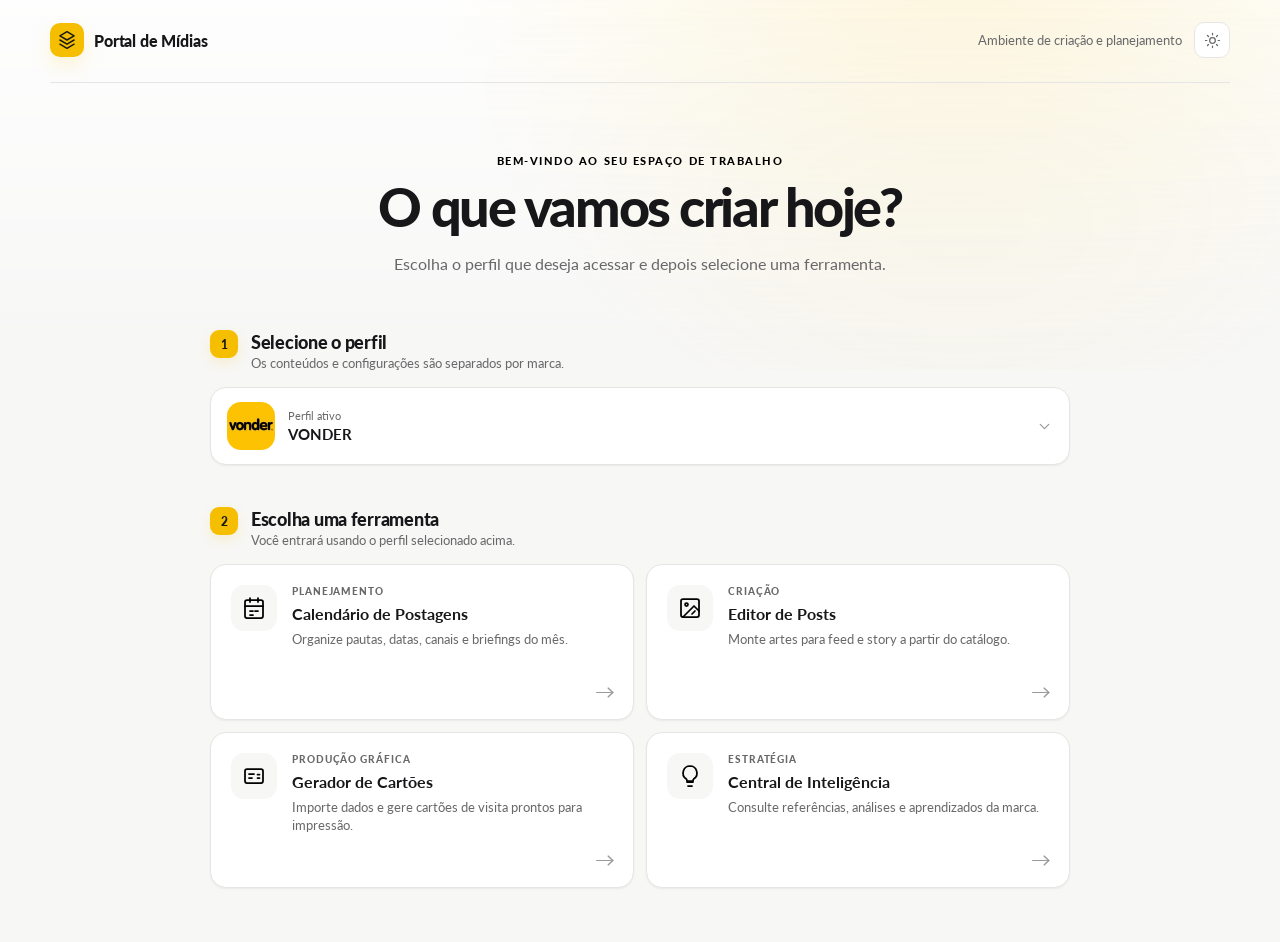
<file: index.html>
<!doctype html>
<html lang="pt-BR">
<head>
  <meta charset="utf-8" />
  <meta name="viewport" content="width=device-width,initial-scale=1" />
  <title>Portal de Mídias</title>
  <link rel="preconnect" href="https://fonts.googleapis.com">
  <link rel="preconnect" href="https://fonts.gstatic.com" crossorigin>
  <link href="https://fonts.googleapis.com/css2?family=Lato:ital,wght@0,400;0,700;0,900&display=swap" rel="stylesheet">
  <link rel="stylesheet" href="styles.css" />
  <link rel="stylesheet" href="index.css" />
</head>
<body class="home-body">
  <main class="home-shell">
    <header class="home-header">
      <a class="home-logo" href="index.html" aria-label="Portal de Mídias — Início">
        <span class="home-logo-mark" aria-hidden="true"><svg width="20" height="20" viewBox="0 0 24 24" fill="none" stroke="currentColor" stroke-width="1.75" stroke-linecap="round" stroke-linejoin="round"><path d="m12 2 8.5 5-8.5 5-8.5-5Z"/><path d="m3.5 12 8.5 5 8.5-5"/><path d="m3.5 17 8.5 5 8.5-5"/></svg></span>
        <span>Portal de Mídias</span>
      </a>
      <div class="home-header-actions">
        <span class="home-local-note">Ambiente de criação e planejamento</span>
        <button type="button" class="home-theme-button" id="homeThemeButton" aria-label="Alternar tema" title="Alternar tema">
          <svg class="theme-icon-light" width="17" height="17" viewBox="0 0 24 24" fill="none" stroke="currentColor" stroke-width="1.75" stroke-linecap="round" stroke-linejoin="round"><circle cx="12" cy="12" r="4"/><path d="M12 2v2M12 20v2M4.93 4.93l1.42 1.42M17.66 17.66l1.41 1.41M2 12h2M20 12h2M4.93 19.07l1.42-1.42M17.66 6.34l1.41-1.41"/></svg>
          <svg class="theme-icon-dark" width="17" height="17" viewBox="0 0 24 24" fill="none" stroke="currentColor" stroke-width="1.75" stroke-linecap="round" stroke-linejoin="round"><path d="M21 12.8A9 9 0 1 1 11.2 3 7 7 0 0 0 21 12.8Z"/></svg>
        </button>
      </div>
    </header>
    <section class="home-intro" aria-labelledby="homeTitle">
      <span class="home-eyebrow">Bem-vindo ao seu espaço de trabalho</span>
      <h1 id="homeTitle">O que vamos criar hoje?</h1>
      <p>Escolha o perfil que deseja acessar e depois selecione uma ferramenta.</p>
    </section>
    <section class="home-step" aria-labelledby="profileTitle">
      <div class="home-step-heading"><span class="home-step-number">1</span><div><h2 id="profileTitle">Selecione o perfil</h2><p>Os conteúdos e configurações são separados por marca.</p></div></div>
      <div class="profile-picker-wrap">
        <button type="button" class="profile-picker" id="profilePicker" aria-haspopup="listbox" aria-expanded="false">
          <span id="profilePickerAvatar"></span>
          <span class="profile-picker-copy"><small>Perfil ativo</small><strong id="profilePickerName">Carregando…</strong></span>
          <svg class="profile-picker-chevron" width="17" height="17" viewBox="0 0 24 24" fill="none" stroke="currentColor" stroke-width="1.75" stroke-linecap="round" stroke-linejoin="round"><path d="m6 9 6 6 6-6"/></svg>
        </button>
        <div class="profile-menu" id="profileMenu" role="listbox" aria-label="Perfis disponíveis" hidden></div>
      </div>
    </section>
    <section class="home-step home-tools-step" aria-labelledby="toolsTitle">
      <div class="home-step-heading"><span class="home-step-number">2</span><div><h2 id="toolsTitle">Escolha uma ferramenta</h2><p>Você entrará usando o perfil selecionado acima.</p></div></div>
      <div class="tool-grid" id="toolGrid">
        <a class="tool-card" href="visual-editor.html"><span class="tool-icon"><svg width="24" height="24" viewBox="0 0 24 24" fill="none" stroke="currentColor" stroke-width="1.75" stroke-linecap="round" stroke-linejoin="round"><rect x="3" y="4" width="18" height="18" rx="2"/><path d="M16 2v4M8 2v4M3 10h18"/><path d="M8 15h3M13 15h3M8 19h3"/></svg></span><span class="tool-copy"><span class="tool-tag">Planejamento</span><strong>Calendário de Postagens</strong><small>Organize pautas, datas, canais e briefings do mês.</small></span><span class="tool-arrow">→</span></a>
        <a class="tool-card" href="post-editor.html"><span class="tool-icon"><svg width="24" height="24" viewBox="0 0 24 24" fill="none" stroke="currentColor" stroke-width="1.75" stroke-linecap="round" stroke-linejoin="round"><rect x="3" y="3" width="18" height="18" rx="2"/><circle cx="8.5" cy="8.5" r="1.5"/><path d="m21 15-5-5L5 21"/><path d="m14 18 3-3"/></svg></span><span class="tool-copy"><span class="tool-tag">Criação</span><strong>Editor de Posts</strong><small>Monte artes para feed e story a partir do catálogo.</small></span><span class="tool-arrow">→</span></a>
        <a class="tool-card" href="business-card-generator.html"><span class="tool-icon"><svg width="24" height="24" viewBox="0 0 24 24" fill="none" stroke="currentColor" stroke-width="1.75" stroke-linecap="round" stroke-linejoin="round"><rect x="3" y="5" width="18" height="14" rx="2"/><path d="M7 10h5M7 14h3M15.5 10.5h2M15.5 14h2"/></svg></span><span class="tool-copy"><span class="tool-tag">Produção gráfica</span><strong>Gerador de Cartões</strong><small>Importe dados e gere cartões de visita prontos para impressão.</small></span><span class="tool-arrow">→</span></a>
        <a class="tool-card" href="intelligence-center.html"><span class="tool-icon"><svg width="24" height="24" viewBox="0 0 24 24" fill="none" stroke="currentColor" stroke-width="1.75" stroke-linecap="round" stroke-linejoin="round"><path d="M12 2a7 7 0 0 0-4 12.7c.6.5 1 1.2 1 2.3h6c0-1.1.4-1.8 1-2.3A7 7 0 0 0 12 2Z"/><path d="M9 18h6M10 22h4"/></svg></span><span class="tool-copy"><span class="tool-tag">Estratégia</span><strong>Central de Inteligência</strong><small>Consulte referências, análises e aprendizados da marca.</small></span><span class="tool-arrow">→</span></a>
      </div>
    </section>
  </main>
  <script src="sync-backend.js"></script>
  <script src="portal-shell.js"></script>
  <script src="index.js"></script>
</body>
</html>
</file>
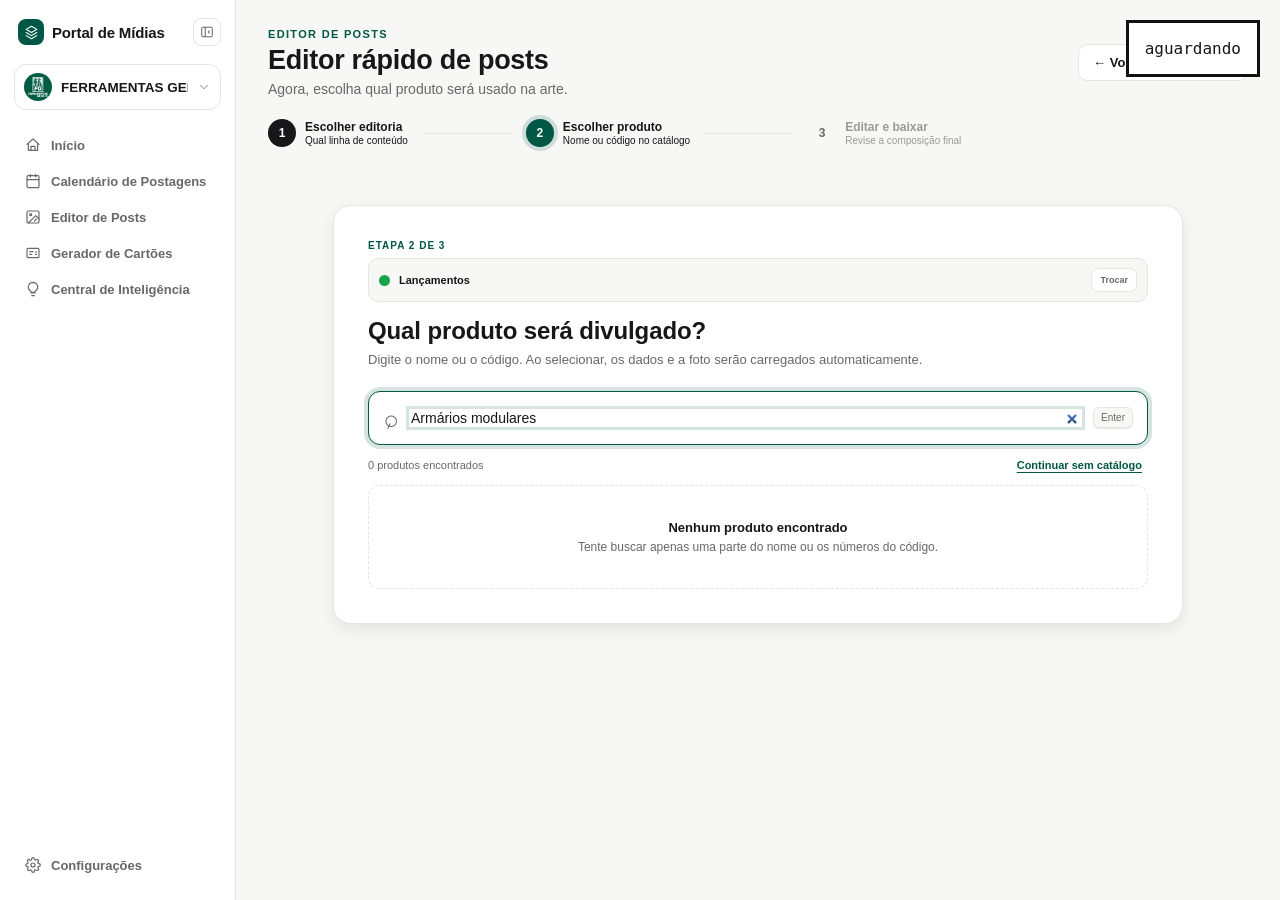
<file: _debug_fg_export.html>
<!doctype html>
<html lang="pt-BR">
<head>
<meta charset="utf-8"><meta name="viewport" content="width=device-width,initial-scale=1"><title>Editor de Posts</title>
<link rel="stylesheet" href="styles.css"><link rel="stylesheet" href="post-editor.css">
</head><body><div class="portal-shell"><aside class="portal-sidebar" id="portalSidebar"></aside><main class="portal-main pe-page">
<header class="pe-header"><div><span class="pe-kicker">Editor de Posts</span><h1>Editor rápido de posts</h1><p id="editorIntro">Primeiro, escolha qual editoria você vai postar.</p></div><a class="pe-back" href="visual-editor.html">← Voltar ao calendário</a></header>
<nav class="pe-flow" aria-label="Etapas do editor"><div class="pe-flow-step is-active" data-flow-step="editoria"><span>1</span><div><strong>Escolher editoria</strong><small>Qual linha de conteúdo</small></div></div><i></i><div class="pe-flow-step" data-flow-step="choose"><span>2</span><div><strong>Escolher produto</strong><small>Nome ou código no catálogo</small></div></div><i></i><div class="pe-flow-step" data-flow-step="edit"><span>3</span><div><strong>Editar e baixar</strong><small>Revise a composição final</small></div></div></nav>
<section class="pe-chooser" id="editoriaChooser">
  <div class="pe-chooser-card">
    <span class="pe-chooser-kicker">Etapa 1 de 3</span><h2>Qual editoria você vai postar?</h2><p>Cada editoria tem seu próprio preset de composição. As editorias ainda sem preset configurado aparecem desabilitadas, como "Em breve".</p>
    <div class="pe-editoria-grid" id="editoriaGrid"></div>
  </div>
</section>
<section class="pe-chooser" id="productChooser" hidden>
  <div class="pe-chooser-card">
    <span class="pe-chooser-kicker">Etapa 2 de 3</span>
    <div class="pe-selected-editoria" id="selectedEditoriaBarChoose"><span class="pe-editoria-dot" id="selectedEditoriaDotChoose"></span><strong id="selectedEditoriaNameChoose">Editoria</strong><button id="changeEditoriaChoose" type="button">Trocar</button></div>
    <h2>Qual produto será divulgado?</h2><p>Digite o nome ou o código. Ao selecionar, os dados e a foto serão carregados automaticamente.</p>
    <div class="pe-catalog-search"><span aria-hidden="true">⌕</span><input id="catalogSearch" type="search" autocomplete="off" placeholder="Ex.: Lavadora ou 68.64.160.001" aria-label="Buscar produto no catálogo"><kbd>Enter</kbd></div>
    <div class="pe-catalog-meta"><span id="catalogStatus">Carregando catálogo…</span><button id="manualProduct" type="button">Continuar sem catálogo</button></div>
    <div class="pe-catalog-results" id="catalogResults" role="listbox" aria-label="Produtos encontrados"></div>
  </div>
</section>
<div class="pe-layout" id="editorWorkspace" hidden><aside class="pe-panel">
<div class="pe-selected-editoria" id="selectedEditoriaBarEdit"><span class="pe-editoria-dot" id="selectedEditoriaDotEdit"></span><strong id="selectedEditoriaNameEdit">Editoria</strong><button id="changeEditoriaEdit" type="button">Trocar</button></div>
<section class="pe-section"><div class="pe-step"><span>1</span><div><strong>Produto</strong><small>Dados preenchidos pelo catálogo, mas editáveis</small></div></div><div class="pe-selected-product" id="selectedProductSummary"><div class="pe-selected-thumb" id="selectedProductThumb">＋</div><div><strong id="selectedProductName">Produto manual</strong><small id="selectedProductCode">Sem vínculo com o catálogo</small></div><button id="changeProduct" type="button">Trocar</button></div><label for="productName">Nome completo</label><textarea id="productName" rows="3"></textarea><div id="codeControls"><label for="codeCount">Quantidade de códigos</label><select id="codeCount"><option value="1">1 código</option><option value="2">2 códigos</option></select><div class="pe-code-row" id="codeRow1"><div class="pe-code-variant" id="codeVariantField1" hidden><label for="codeVariant1">Variação 1</label><input id="codeVariant1" value="110 V~"></div><div><label for="productCode" id="productCodeLabel">Código</label><input id="productCode"></div></div><div class="pe-code-row is-dual" id="codeRow2" hidden><div><label for="codeVariant2">Variação 2</label><input id="codeVariant2" value="220 V~"></div><div><label for="productCode2">Código 2</label><input id="productCode2"></div></div></div><div id="brandVariantField" hidden><label for="brandVariant">Marca no cabeçalho</label><select id="brandVariant"><option value="vonder">VONDER</option><option value="vonder-plus">VONDER PLUS</option></select><small class="pe-field-hint">Preenchida automaticamente pelo cadastro do produto.</small></div></section>
<section class="pe-section"><div class="pe-step"><span>2</span><div><strong>Imagens</strong><small id="imageSectionHint">Envie a cena e, se tiver, o produto recortado</small></div></div><label class="pe-drop" id="backgroundDrop" for="backgroundFile"><input id="backgroundFile" type="file" accept="image/*"><span class="pe-drop-icon">＋</span><strong>Foto de fundo</strong><small id="backgroundFileName">Clique ou arraste uma imagem</small></label><label class="pe-drop pe-drop-secondary" id="productDrop" for="productFile"><input id="productFile" type="file" accept="image/*"><span class="pe-drop-icon">＋</span><strong>Produto recortado <em>opcional</em></strong><small id="productFileName">PNG transparente ou foto em fundo branco</small></label><label class="pe-check" id="removeWhiteField"><input id="removeWhite" type="checkbox" checked> Remover fundo branco do produto</label></section>
<section class="pe-section"><div class="pe-step"><span>3</span><div><strong>Composição</strong><small>Ajustes opcionais antes de baixar</small></div></div><div class="pe-grid-fields"><div><label for="layoutMode">Layout</label><select id="layoutMode"><option value="auto">Automático</option><option value="left">Logo à esquerda</option><option value="stacked">Produto acima</option><option value="right">Logo à direita</option></select></div><div><label for="moveTarget">Arrastar</label><select id="moveTarget"><option value="background">Imagem de fundo</option><option value="overlay">Logo e produto</option></select></div></div><div class="pe-format-zooms"><div><label for="backgroundZoomFeed">Zoom do Feed <output id="backgroundZoomFeedOut">100%</output></label><input id="backgroundZoomFeed" type="range" min="80" max="180" value="100"></div><div><label for="backgroundZoomStory">Zoom do Story <output id="backgroundZoomStoryOut">100%</output></label><input id="backgroundZoomStory" type="range" min="100" max="180" value="100"></div></div><label for="overlayScale">Tamanho do destaque <output id="overlayScaleOut">100%</output></label><input id="overlayScale" type="range" min="70" max="135" value="100"><div class="pe-actions-row"><button id="autoCompose" type="button">✦ Recalcular composição</button><button id="resetPosition" type="button">↺ Centralizar</button></div></section>
<section class="pe-section pe-suggestions-section"><div class="pe-section-heading"><div><strong>Sugestões de composição</strong><small>Escolha um ponto de partida e continue ajustando</small></div><button id="generateCompositions" type="button">✦ Gerar 3 opções</button></div><div class="pe-composition-options" id="compositionOptions" hidden><button type="button" data-composition="balanced"><span class="pe-option-icon">◫</span><strong>Equilibrada</strong><small>Enquadramento seguro</small></button><button type="button" data-composition="product"><span class="pe-option-icon">⬒</span><strong>Produto em destaque</strong><small>Mais presença visual</small></button><button type="button" data-composition="full"><span class="pe-option-icon">▣</span><strong>Preenchimento total</strong><small>Story sem bordas</small></button></div></section>
<section class="pe-section"><div class="pe-step"><span>4</span><div><strong>Finalização do Story</strong><small>Complete o formato vertical sem cortar a foto</small></div></div><label class="pe-check pe-story-extend"><input id="storyExtend" type="checkbox" checked><span><strong>Completar bordas do Story</strong><small id="storyExtendHint">Usa uma extensão desfocada da própria imagem.</small></span></label></section>
<div class="pe-downloads"><button class="pe-primary" id="downloadBoth" type="button">↓ Baixar pacote ZIP</button><small class="pe-download-hint">Feed + Story com nomes padronizados</small><div><button id="downloadFeed" type="button">Feed JPG</button><button id="downloadStory" type="button">Story JPG</button></div></div><div class="pe-status" id="editorStatus"><span class="pe-status-dot"></span><span>Editor pronto</span></div>
</aside><section class="pe-stage"><div class="pe-stage-toolbar"><div><strong>Pré-visualização</strong><small>Arraste direto sobre a arte para reposicionar</small></div><div class="pe-segmented"><button class="is-active" data-move-mode="background" type="button">Mover fundo</button><button data-move-mode="overlay" type="button">Mover destaque</button></div></div><div class="pe-previews"><article class="pe-preview-card"><div class="pe-card-head"><div><strong>Feed</strong><small>1080 × 1350 px</small></div><button data-download="feed" type="button">Baixar</button></div><div class="pe-canvas-wrap"><canvas id="feedCanvas" width="1080" height="1350" data-format="feed"></canvas></div></article><article class="pe-preview-card pe-story-card"><div class="pe-card-head"><div><strong>Story</strong><small>1080 × 1920 px</small></div><button data-download="story" type="button">Baixar</button></div><div class="pe-canvas-wrap"><canvas id="storyCanvas" width="1080" height="1920" data-format="story"></canvas></div></article></div></section></div>
<div class="pe-modal-overlay" id="confirmLeaveEdit" hidden>
  <div class="pe-modal" role="alertdialog" aria-modal="true" aria-labelledby="confirmLeaveEditTitle" aria-describedby="confirmLeaveEditDesc">
    <h3 id="confirmLeaveEditTitle">Voltar e perder as edições?</h3>
    <p id="confirmLeaveEditDesc">A composição feita até aqui ainda não foi salva. Se você voltar agora, esse progresso será perdido.</p>
    <div class="pe-modal-actions"><button type="button" id="confirmLeaveEditCancel">Continuar editando</button><button type="button" class="pe-modal-danger" id="confirmLeaveEditOk">Voltar mesmo assim</button></div>
  </div>
</div>
</main></div>
<script src="sync-backend.js"></script><script>localStorage.setItem("portal_active_brand_v1","ferramentas-gerais")</script><script src="portal-shell.js"></script><script src="post-editor-assets.js"></script><script src="post-editor-fg-lancamentos.js"></script><script src="catalog-provider.js"></script><script src="post-editor.js"></script><style>*,*::before,*::after{transition:none!important;animation:none!important}#diag{position:fixed;z-index:99999;right:20px;top:20px;background:#fff;border:3px solid #111;padding:16px;font:16px monospace;white-space:pre-wrap}</style><div id="diag">aguardando</div>
<script>
function testBlob(id){return new Promise(function(resolve){try{document.getElementById(id).toBlob(function(blob){resolve(id+': '+(blob?('OK '+blob.size):'NULL'))},'image/jpeg',.94)}catch(e){resolve(id+': THROW '+e.name+' '+e.message)}})}
setTimeout(function(){var e=Array.from(document.querySelectorAll('[data-editoria]')).find(function(x){return x.dataset.editoria==='Lançamentos'});if(e)e.click();setTimeout(function(){var s=document.getElementById('catalogSearch');s.value='Armários modulares';s.dispatchEvent(new Event('input',{bubbles:true}));setTimeout(function(){var i=document.querySelector('#catalogResults [data-catalog-index]');if(i)i.click();setTimeout(function(){Promise.all([testBlob('feedCanvas'),testBlob('storyCanvas')]).then(function(v){document.getElementById('diag').textContent=v.join('\n')+'\nstatus: '+document.getElementById('editorStatus').innerText})},1800)},400)},400)},400)
</script></body></html>
</file>
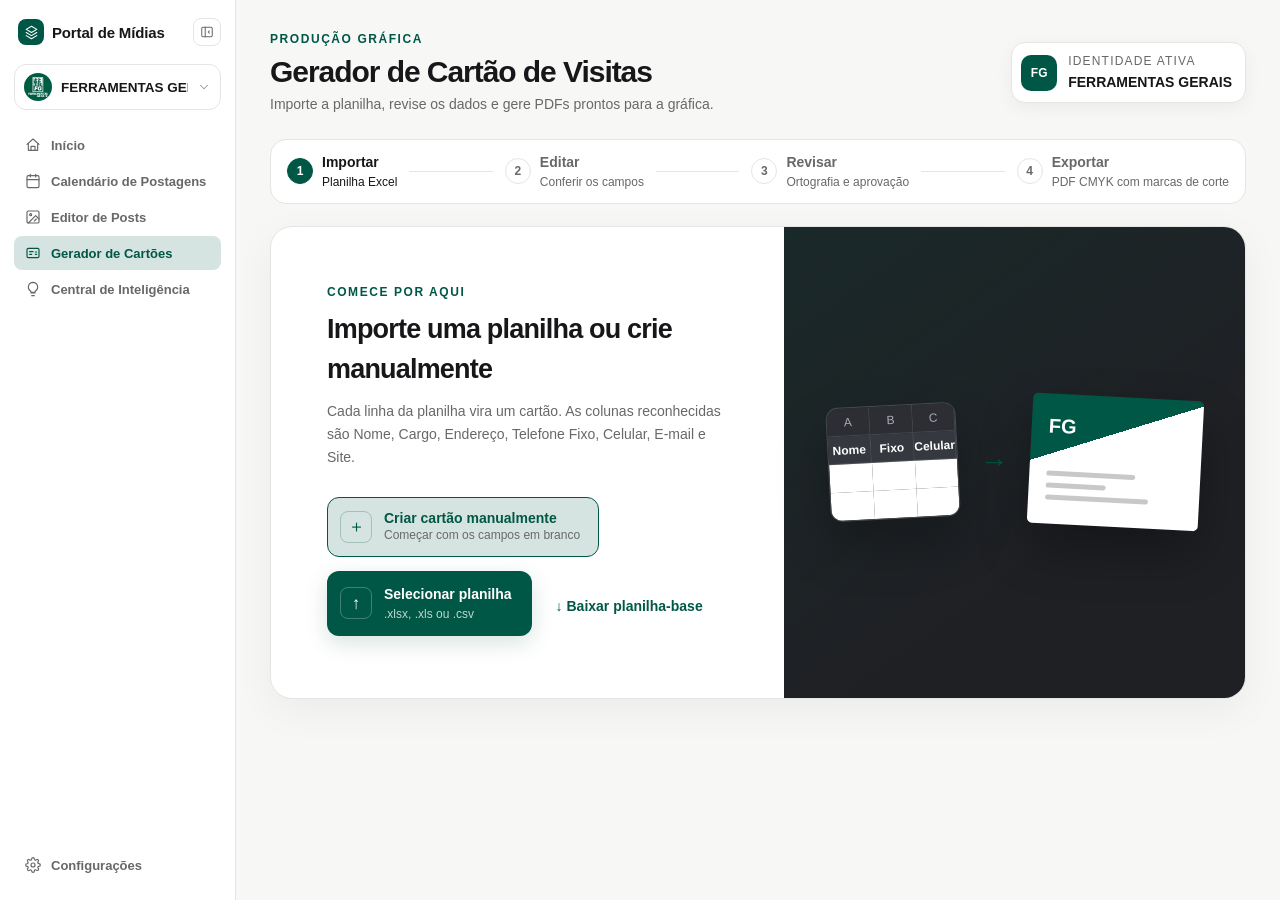
<file: business-card-generator.html>
<!doctype html>
<html lang="pt-BR">
<head>
<meta charset="utf-8"><meta name="viewport" content="width=device-width,initial-scale=1"><title>Gerador de Cartão de Visitas</title>
<link rel="stylesheet" href="styles.css"><link rel="stylesheet" href="business-card-generator.css">
</head>
<body><div class="portal-shell"><aside class="portal-sidebar" id="portalSidebar"></aside><main class="portal-main bc-page">
<header class="bc-header"><div><span class="bc-kicker">Produção gráfica</span><h1>Gerador de Cartão de Visitas</h1><p>Importe a planilha, revise os dados e gere PDFs prontos para a gráfica.</p></div><div class="bc-brand-pill"><span id="brandDot">FG</span><div><small>Identidade ativa</small><strong id="brandName">FERRAMENTAS GERAIS</strong></div></div></header>
<nav class="bc-flow" aria-label="Etapas do gerador"><div class="bc-flow-step is-active" data-step="import" role="button" tabindex="0"><span>1</span><div><strong>Importar</strong><small>Planilha Excel</small></div></div><i></i><div class="bc-flow-step" data-step="edit" role="button" tabindex="0"><span>2</span><div><strong>Editar</strong><small>Conferir os campos</small></div></div><i></i><div class="bc-flow-step" data-step="review" role="button" tabindex="0"><span>3</span><div><strong>Revisar</strong><small>Ortografia e aprovação</small></div></div><i></i><div class="bc-flow-step" data-step="export" role="button" tabindex="0"><span>4</span><div><strong>Exportar</strong><small>PDF CMYK com marcas de corte</small></div></div></nav>
<section class="bc-import" id="importPanel"><div class="bc-import-copy"><span class="bc-eyebrow">Comece por aqui</span><h2>Importe uma planilha ou crie manualmente</h2><p>Cada linha da planilha vira um cartão. As colunas reconhecidas são Nome, Cargo, Endereço, Telefone Fixo, Celular, E-mail e Site.</p><div class="bc-import-actions"><button class="bc-manual-start" id="startManual" type="button"><span>＋</span><div><strong>Criar cartão manualmente</strong><small>Começar com os campos em branco</small></div></button><label class="bc-upload" for="spreadsheetFile"><input id="spreadsheetFile" type="file" accept=".xlsx,.xls,.csv"><span>↑</span><div><strong>Selecionar planilha</strong><small>.xlsx, .xls ou .csv</small></div></label><a class="bc-template-link" href="business-card-assets/planilha-base.xlsx" download>↓ Baixar planilha-base</a></div><button class="bc-back-link" id="backToWorkspace" type="button" hidden>← Voltar aos cartões cadastrados</button></div><div class="bc-import-visual" aria-hidden="true"><div class="bc-sheet"><span>A</span><span>B</span><span>C</span><b>Nome</b><b>Fixo</b><b>Celular</b><em></em><em></em><em></em><em></em><em></em><em></em></div><div class="bc-arrow">→</div><div class="bc-mini-card"><strong id="miniBrand">FG</strong><span></span><span></span><span></span></div></div></section>
<section class="bc-workspace" id="workspace" hidden>
<aside class="bc-records-panel"><div class="bc-panel-head"><div><span class="bc-eyebrow">Planilha importada</span><h2 id="recordsTitle">0 cartões</h2></div><button class="bc-icon-button" id="replaceFile" type="button" title="Trocar planilha">↻</button></div><div class="bc-selection-tools"><label><input type="checkbox" id="selectAll"> Selecionar todos</label><span id="selectionCount">0 selecionados</span><button class="bc-delete-selected" id="deleteSelected" type="button" disabled>🗑 Excluir selecionados</button></div><div class="bc-records" id="recordsList"></div><button class="bc-add-record" id="addRecord" type="button">＋ Adicionar cartão manualmente</button></aside>
<section class="bc-editor-panel"><div class="bc-panel-head"><div><span class="bc-eyebrow">Dados editáveis</span><h2 id="editorTitle">Selecione um cartão</h2></div><span class="bc-save-state" id="saveState">Alterações salvas localmente</span></div><form id="cardForm" autocomplete="off"><div class="bc-form-grid"><label class="bc-field bc-field-wide" id="logoVariantField" hidden><span>Logotipo deste cartão</span><select id="fieldLogoVariant" name="logoVariant"><option value="fg">Ferramentas Gerais</option><option value="fg-ico">Ferramentas Gerais + ICO</option></select></label><label class="bc-field bc-field-wide"><span>Nome completo</span><input id="fieldName" name="name" spellcheck="true" maxlength="80"></label><label class="bc-field bc-field-wide"><span>Cargo</span><input id="fieldRole" name="role" spellcheck="true" maxlength="90"></label><label class="bc-field bc-field-wide"><span>Endereço</span><textarea id="fieldAddress" name="address" spellcheck="true" rows="3" maxlength="220"></textarea></label><label class="bc-field"><span>Celular</span><input id="fieldPhone" name="phone" inputmode="tel" maxlength="15" aria-required="true" placeholder="(11) 99999-9999" aria-describedby="phoneHint"><small class="bc-field-hint" id="phoneHint">DDD + 9 números</small></label><label class="bc-field"><span>TELEFONE <em>(opcional)</em></span><input id="fieldLandline" name="landline" inputmode="tel" maxlength="15" placeholder="(11) 3333-4444" aria-describedby="landlineHint"><small class="bc-field-hint" id="landlineHint">DDD + 8 números</small></label><label class="bc-field bc-field-wide"><span>E-mail</span><input id="fieldEmail" name="email" inputmode="email" maxlength="100"></label><label class="bc-field bc-field-wide"><span>Site</span><input id="fieldWebsite" name="website" inputmode="url" maxlength="100"></label></div><div class="bc-locked-note"><span>◇</span><div><strong>Elementos de marca protegidos</strong><small>Fundo, logo, cores e elementos gráficos não podem ser alterados nesta tela.</small></div></div></form>
<div class="bc-review-card"><div class="bc-review-heading"><div><span class="bc-eyebrow">Revisão obrigatória</span><h3>Ortografia e conferência</h3></div><button id="reviewCurrent" type="button">✦ Revisar este cartão</button></div><div class="bc-review-empty" id="reviewEmpty"><span>✓</span><p>Execute a revisão antes de aprovar o cartão para exportação.</p></div><div class="bc-issues" id="issuesList" hidden></div><label class="bc-approval"><input type="checkbox" id="approveCurrent" disabled><span><strong>Aprovo os dados e a arte deste cartão</strong><small>Confirme somente após revisar a prévia ao lado.</small></span></label></div></section>
<aside class="bc-preview-panel"><div class="bc-panel-head"><div><span class="bc-eyebrow">Pré-visualização</span><h2>Frente do cartão</h2></div><span class="bc-size">96 × 56 mm</span></div><div class="bc-canvas-shell"><canvas id="cardCanvas" width="1880" height="1080"></canvas><div class="bc-qr-note"><span>▦</span><div><strong>QR Code de contato</strong><small>vCard gerado automaticamente com os dados deste cartão</small></div></div></div><div class="bc-proof"><span>↗</span><p><strong>Arquivo para gráfica</strong><br>PDF CMYK 600 dpi, perfil FOGRA39 incorporado, QR nítido e marcas de corte.</p></div></aside>
</section>
<section class="bc-export-bar" id="exportBar" hidden><div><span class="bc-status-dot"></span><p><strong id="approvedCount">0 de 0 aprovados</strong><small>Somente cartões revisados e aprovados podem ser exportados.</small></p></div><div class="bc-export-actions"><button id="exportCurrent" type="button">PDF deste cartão</button><button id="exportSelected" type="button">PDF dos selecionados</button><button class="bc-primary" id="exportAll" type="button">↓ Exportar lote completo</button></div></section>
<div class="bc-toast" id="toast" role="status" aria-live="polite" hidden></div>
<div class="bc-confirm-backdrop" id="returnToImportModal" hidden><section class="bc-confirm-modal" role="alertdialog" aria-modal="true" aria-labelledby="returnToImportTitle" aria-describedby="returnToImportDescription"><button class="bc-confirm-close" id="cancelReturnToImportIcon" type="button" aria-label="Fechar aviso">×</button><div class="bc-confirm-icon" aria-hidden="true">!</div><span class="bc-eyebrow">Atenção</span><h2 id="returnToImportTitle">Voltar para Importar?</h2><p id="returnToImportDescription">As alterações feitas nas etapas Editar, Revisar e Exportar não serão salvas e serão perdidas. Deseja continuar?</p><div class="bc-confirm-actions"><button id="cancelReturnToImport" type="button">Continuar editando</button><button class="bc-confirm-danger" id="confirmReturnToImport" type="button">Voltar para Importar</button></div></section></div>
</main></div><script src="sync-backend.js"></script><script src="portal-shell.js"></script><script src="vendor/xlsx.full.min.js"></script><script src="vendor/qrcode-generator.js"></script><script src="business-card-assets.js"></script><script src="business-card-print-profile.js"></script><script src="business-card-generator.js"></script></body></html>
</file>
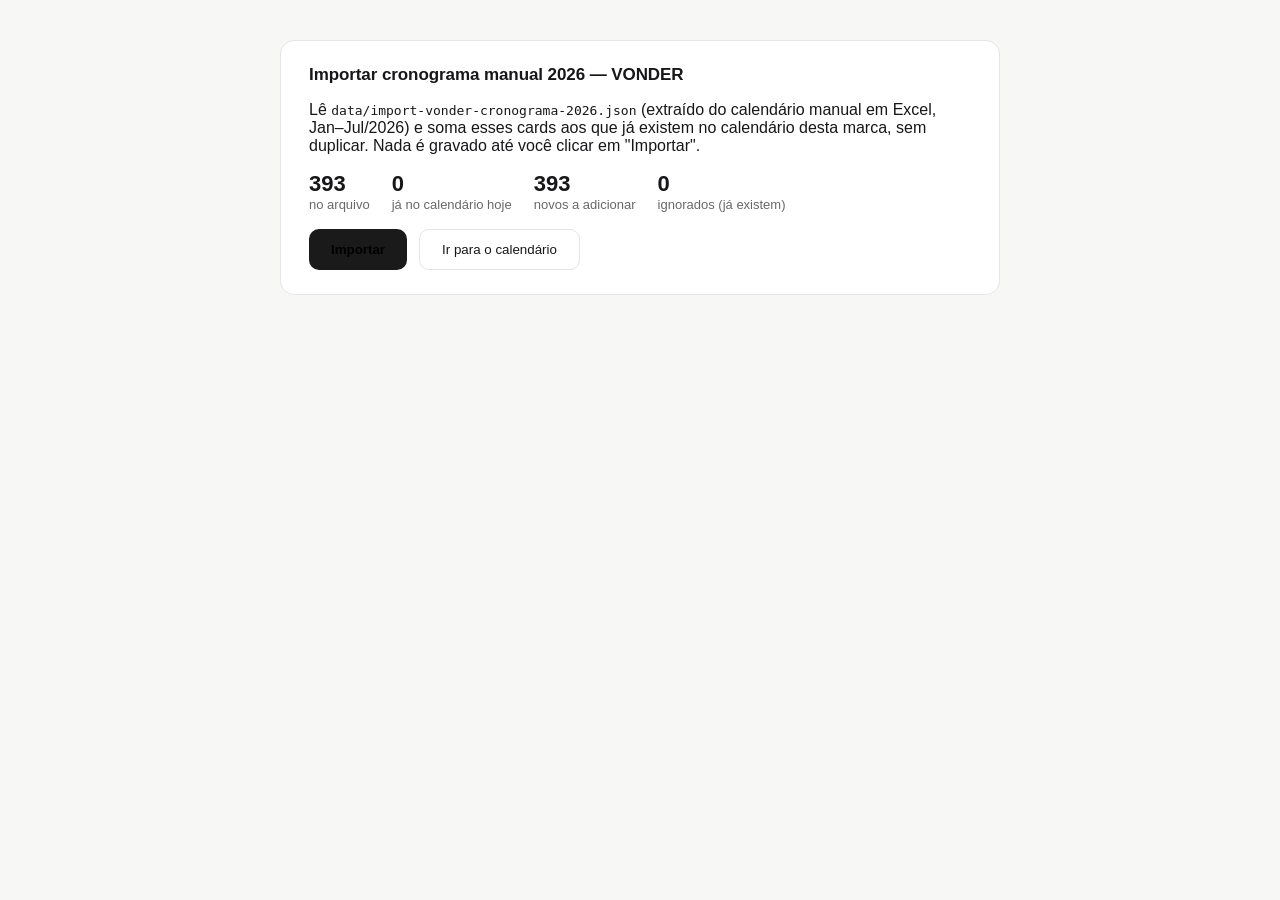
<file: import-legacy-calendar.html>
<!doctype html>
<html lang="pt-BR">
<head>
<meta charset="utf-8"><meta name="viewport" content="width=device-width,initial-scale=1"><title>Importar cronograma manual</title>
<link rel="stylesheet" href="styles.css">
<style>
body{max-width:760px;margin:40px auto;padding:0 20px}
.imp-card{background:var(--card);border:1px solid var(--border);border-radius:14px;padding:24px 28px;margin-bottom:18px}
.imp-card h2{margin-top:0}
.imp-log{font:13px/1.5 monospace;background:var(--surface-muted);border-radius:8px;padding:14px;white-space:pre-wrap;max-height:340px;overflow:auto}
.imp-actions{display:flex;gap:12px;margin-top:16px}
button.imp-primary{background:var(--accent-ink);color:#000;border:0;border-radius:10px;padding:12px 22px;font-weight:700;cursor:pointer}
button.imp-secondary{background:transparent;border:1px solid var(--border);border-radius:10px;padding:12px 22px;cursor:pointer;color:var(--text)}
button:disabled{opacity:.5;cursor:not-allowed}
.imp-stat{display:inline-block;margin-right:22px;font-size:13px;color:var(--muted)}
.imp-stat b{display:block;font-size:22px;color:var(--text)}
</style>
</head>
<body>
<div class="imp-card">
  <h2>Importar cronograma manual 2026 — VONDER</h2>
  <p>Lê <code>data/import-vonder-cronograma-2026.json</code> (extraído do calendário manual em Excel, Jan–Jul/2026) e soma esses cards aos que já existem no calendário desta marca, sem duplicar. Nada é gravado até você clicar em "Importar".</p>
  <div id="preview">Carregando prévia…</div>
  <div class="imp-actions">
    <button id="btnImport" class="imp-primary" disabled>Importar</button>
    <a href="visual-editor.html"><button class="imp-secondary" type="button">Ir para o calendário</button></a>
  </div>
</div>
<div class="imp-card" id="logCard" hidden>
  <h2>Resultado</h2>
  <div id="log" class="imp-log"></div>
</div>
<script>
(function(){
  'use strict';
  var LS_POSTS_KEY = 'calendar_posts_v1'; // VONDER = marca padrão, sem sufixo
  var SOURCE_URL = 'data/import-vonder-cronograma-2026.json';

  function $(id){ return document.getElementById(id); }
  function genId(){ return 'p-' + Math.random().toString(36).slice(2,12); }
  function readLocalPosts(){
    try{ return JSON.parse(localStorage.getItem(LS_POSTS_KEY)) || []; }catch(e){ return []; }
  }
  function normKey(p){ return (p.date||'') + '|' + String(p.title||'').trim().toLowerCase(); }

  var incoming = null, existing = null, toAdd = null;

  fetch(SOURCE_URL).then(function(res){
    if(!res.ok) throw new Error('HTTP ' + res.status);
    return res.json();
  }).then(function(data){
    incoming = data;
    existing = readLocalPosts();
    var existingKeys = new Set(existing.map(normKey));
    toAdd = incoming.filter(function(p){ return !existingKeys.has(normKey(p)); });
    $('preview').innerHTML =
      '<span class="imp-stat"><b>' + incoming.length + '</b>no arquivo</span>' +
      '<span class="imp-stat"><b>' + existing.length + '</b>já no calendário hoje</span>' +
      '<span class="imp-stat"><b>' + toAdd.length + '</b>novos a adicionar</span>' +
      '<span class="imp-stat"><b>' + (incoming.length - toAdd.length) + '</b>ignorados (já existem)</span>';
    $('btnImport').disabled = toAdd.length === 0;
    if(toAdd.length === 0) $('btnImport').textContent = 'Nada para importar';
  }).catch(function(err){
    $('preview').textContent = 'Não foi possível carregar ' + SOURCE_URL + ': ' + err.message;
  });

  // contador de "order" por data, iniciado a partir do maior já existente — cada card novo
  // do mesmo dia pega o próximo número em sequência (senão todos cairiam na mesma posição)
  function makeOrderCounter(existingPosts){
    var next = {};
    existingPosts.forEach(function(p){
      if(typeof p.order === 'number' && (!(p.date in next) || p.order >= next[p.date])) next[p.date] = p.order + 1;
    });
    return function(date){
      var n = next[date] || 0;
      next[date] = n + 1;
      return n;
    };
  }

  function log(lines){ $('logCard').hidden = false; $('log').textContent = lines.join('\n'); }

  // tenta sincronizar com api.php (mesmo protocolo usado por app.js); se não responder
  // (hospedagem estática, sem PHP), segue só com localStorage — mesma resiliência que o
  // resto do projeto já usa (CatalogProvider, etc.)
  function pushToServer(mergedPosts, onDone){
    fetch('api.php?k=posts').then(function(r){ return r.json(); }).then(function(cur){
      var serverPosts = cur && cur.v ? cur.v : [];
      var serverKeys = new Set(serverPosts.map(normKey));
      var extra = mergedPosts.filter(function(p){ return !serverKeys.has(normKey(p)); });
      var finalList = serverPosts.concat(extra);
      return fetch('api.php?k=posts', {
        method:'POST', headers:{'Content-Type':'application/json'},
        body: JSON.stringify({ v: finalList, expected_updated_at: cur.updated_at || 0 })
      }).then(function(r){ return r.json().then(function(j){ return {status:r.status, body:j}; }); });
    }).then(function(res){
      if(res.status === 200) onDone(true, 'Sincronizado com o servidor (api.php) com sucesso.');
      else if(res.status === 409) onDone(false, 'Conflito ao sincronizar com o servidor (alguém salvou por cima ao mesmo tempo) — os dados ficaram salvos neste navegador; recarregue e tente importar de novo para reconciliar.');
      else onDone(false, 'Servidor respondeu ' + res.status + ' — os dados ficaram salvos neste navegador.');
    }).catch(function(){
      onDone(false, 'api.php não respondeu nesta origem (normal se a página não estiver rodando num servidor com PHP) — os dados ficaram salvos neste navegador.');
    });
  }

  $('btnImport').addEventListener('click', function(){
    $('btnImport').disabled = true;
    var current = readLocalPosts();
    var orderFor = makeOrderCounter(current);
    var withOrder = toAdd.map(function(p){
      var copy = Object.assign({}, p, { id: genId() });
      copy.order = orderFor(copy.date);
      return copy;
    });
    var merged = current.concat(withOrder);
    localStorage.setItem(LS_POSTS_KEY, JSON.stringify(merged));
    var lines = [
      withOrder.length + ' cards adicionados ao calendário (localStorage) desta marca.',
      'Total de cards agora: ' + merged.length + '.',
      'Sincronizando com o servidor…'
    ];
    log(lines);
    pushToServer(merged, function(ok, msg){
      lines.push(msg);
      log(lines);
      $('btnImport').textContent = 'Importado';
    });
  });
})();
</script>
</body>
</html>
</file>
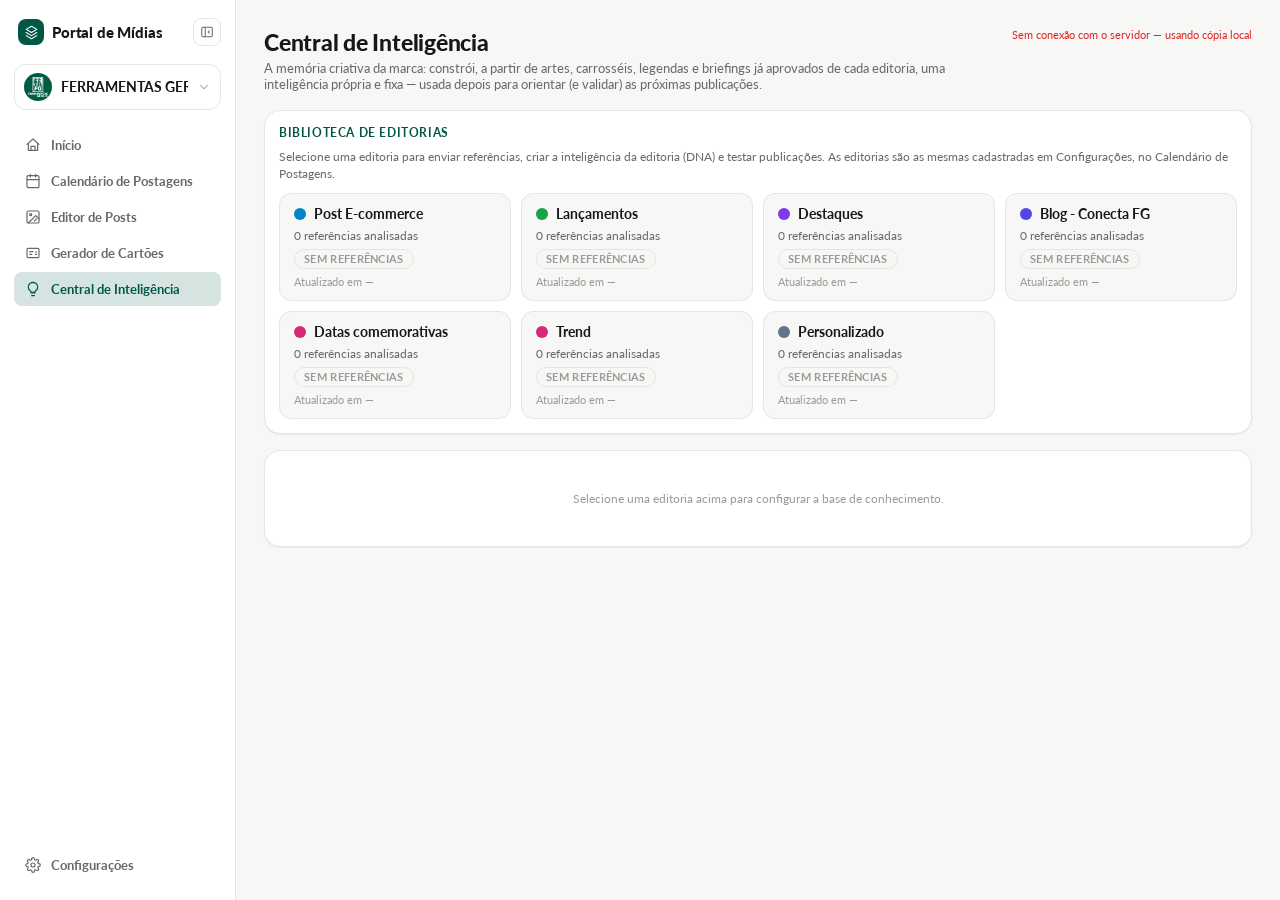
<file: intelligence-center.html>
<!doctype html>
<html lang="pt-BR">
<head>
  <meta charset="utf-8" />
  <meta name="viewport" content="width=device-width,initial-scale=1" />
  <title>Central de Inteligência — Calendário de Postagens</title>
  <link rel="preconnect" href="https://fonts.googleapis.com">
  <link rel="preconnect" href="https://fonts.gstatic.com" crossorigin>
  <link href="https://fonts.googleapis.com/css2?family=Lato:ital,wght@0,400;0,700;0,900;1,300;1,400&display=swap" rel="stylesheet">
  <link rel="stylesheet" href="styles.css" />
</head>
<body>
  <div class="portal-shell">
    <!-- Menu do portal (navegação entre ferramentas + seletor de marca), montado por portal-shell.js -->
    <aside class="portal-sidebar" id="portalSidebar"></aside>
    <div class="portal-main">
  <div class="container">

    <div class="page-header">
      <div>
        <h1>Central de Inteligência</h1>
        <p class="page-subtitle">A memória criativa da marca: constrói, a partir de artes, carrosséis, legendas e briefings já aprovados de cada editoria, uma inteligência própria e fixa — usada depois para orientar (e validar) as próximas publicações.</p>
      </div>
      <div class="page-header-actions">
        <span id="syncStatus" class="sync-status" title="Estado da sincronização com o servidor"></span>
      </div>
    </div>

    <!-- 1. Biblioteca de Editorias -->
    <div class="card" style="margin-bottom:16px">
      <h3 class="fg-label" style="margin:0 0 12px">Biblioteca de Editorias</h3>
      <div class="bg-section-desc" style="margin-bottom:10px">Selecione uma editoria para enviar referências, criar a inteligência da editoria (DNA) e testar publicações. As editorias são as mesmas cadastradas em Configurações, no Calendário de Postagens.</div>
      <div id="editoriaLibraryGrid" class="intel-editoria-grid"></div>
    </div>

    <!-- Workspace da editoria selecionada: base de conhecimento + referências utilizadas (2), DNA (3) e validação (4) -->
    <div class="card bg-layout-card">
      <div id="intelWorkspaceEmpty" class="bg-empty" style="padding:40px 16px;text-align:center">Selecione uma editoria acima para configurar a base de conhecimento.</div>

      <div id="intelWorkspaceBody" style="display:none">
        <div class="intel-workspace-header">
          <h2 id="intelWorkspaceTitle" class="intel-workspace-title"></h2>
          <span id="intelWorkspaceStatus" class="intel-status-pill"></span>
        </div>

        <div class="bg-layout">
          <div class="settings-sidebar" role="tablist">
            <button type="button" class="settings-nav-btn active" data-panel="intelPanelTraining">Base de conhecimento da editoria</button>
            <button type="button" class="settings-nav-btn" data-panel="intelPanelDna">DNA da editoria</button>
            <button type="button" class="settings-nav-btn" data-panel="intelPanelTest">Testar publicação</button>
          </div>

          <div class="settings-content">

            <!-- 2. Base de conhecimento da editoria -->
            <div class="settings-panel active" id="intelPanelTraining">

              <div class="form-group">
                <h3 class="fg-label">Nova peça de referência</h3>
                <div class="bg-section-desc">Monte uma peça completa — rede social, briefing de como foi pedida ao design, as artes por formato e a legenda publicada — para a IA entender o processo inteiro: como foi solicitada, como foi concebida e como foi publicada.</div>

                <div class="intel-piece-step">
                  <div class="intel-piece-step-label">1. Rede social</div>
                  <select id="intelPieceNetwork"></select>
                </div>

                <div class="intel-piece-step">
                  <div class="intel-piece-step-label">2. Briefing — como você pediu essa peça para o design</div>
                  <textarea id="intelPieceBriefing" rows="3" placeholder="Ex: Preciso de uma arte destacando a garantia de 2 anos da furadeira XPTO, tom direto, com CTA para o link na bio..."></textarea>
                </div>

                <div class="intel-piece-step">
                  <div class="intel-piece-step-label">3. Artes por formato <span class="intel-piece-step-optional">(opcional — envie só os formatos que tiver; mais de um arquivo no mesmo formato = carrossel)</span></div>
                  <div id="intelPieceFormats"></div>
                </div>

                <div class="intel-piece-step">
                  <div class="intel-piece-step-label">4. Legenda publicada</div>
                  <textarea id="intelPieceCaption" rows="3" placeholder="Cole aqui o texto que foi publicado junto com essa peça..."></textarea>
                </div>

                <div style="display:flex;justify-content:flex-end;margin-top:14px">
                  <button type="button" id="intelPieceAdd" class="btn">+ Adicionar peça de referência</button>
                </div>
              </div>

              <div class="form-group">
                <h3 class="fg-label">Peças já adicionadas</h3>
                <div id="intelPiecesList"></div>
              </div>

              <!-- Histórico de geração do DNA (a visão ao vivo das peças fica dentro de "Artes por formato", em cada slot) -->
              <div id="intelRefsEmpty" class="bg-empty">Nenhuma inteligência criada ainda — o histórico de atualização aparece aqui depois que a inteligência da editoria for gerada.</div>
              <div id="intelRefsContent" style="display:none">
                <div class="form-group">
                  <h3 class="fg-label">Histórico de atualização</h3>
                  <div style="font-size:11.5px;color:var(--text-faint);margin-bottom:14px" id="intelRefsMeta"></div>
                  <div id="intelRefsHistory" class="bg-list"></div>
                </div>
              </div>

              <div class="form-group">
                <h3 class="fg-label">Orientações adicionais para esta editoria</h3>
                <div class="bg-section-desc">Opcional. Instruções, restrições de tom ou contexto de produtos/campanhas que a IA deve considerar ao criar a inteligência desta editoria.</div>
                <textarea id="intelInstructionsNotes" rows="3" placeholder="Ex: Sempre citar a garantia de 1 ano; evitar emojis; linha Profissional é o foco deste trimestre..."></textarea>
              </div>

              <div style="display:flex;justify-content:flex-end;gap:12px;align-items:center;flex-wrap:wrap">
                <div id="intelAnalyzeHint" style="font-size:11.5px;color:var(--text-faint)"></div>
                <button type="button" id="intelAnalyzeBtn" class="btn">Criar inteligência da editoria</button>
              </div>

            </div>

            <!-- 3. DNA da Editoria -->
            <div class="settings-panel" id="intelPanelDna">
              <div id="intelDnaEmpty" class="bg-empty">Inteligência ainda não criada. Vá em "Base de conhecimento da editoria", envie referências e clique em "Criar inteligência da editoria".</div>
              <div id="intelDnaContent" style="display:none">
                <div style="font-size:11.5px;color:var(--text-faint);margin:-4px 0 14px" id="intelDnaMeta"></div>
                <div id="intelDnaUserInstructions" class="bg-inline-warning" style="display:none;margin-bottom:14px"></div>

                <div class="form-group">
                  <h3 class="fg-label">Como essa editoria funciona</h3>
                  <div class="bg-quick-insert-label" style="margin-bottom:6px">Objetivo identificado</div>
                  <div id="intelDnaObjective" style="font-size:15px;font-weight:700;line-height:1.45;margin-bottom:12px"></div>
                  <div class="bg-quick-insert-row"><span class="bg-quick-insert-label">Público identificado</span><span id="intelDnaAudience"></span></div>
                </div>

                <div class="form-group">
                  <h3 class="fg-label">Como a marca comunica</h3>
                  <div class="bg-quick-insert-row"><span class="bg-quick-insert-label">Tom de voz</span><span id="intelDnaTone"></span></div>
                  <div class="bg-quick-insert-row" style="margin-top:8px"><span class="bg-quick-insert-label">Linguagem utilizada</span><span id="intelDnaLanguage"></span></div>
                </div>

                <div class="form-group">
                  <h3 class="fg-label">Padrões visuais identificados</h3>
                  <div class="bg-quick-insert-row"><span class="bg-quick-insert-label">Como os produtos são apresentados</span><span id="intelDnaPresentation"></span></div>
                  <div class="bg-quick-insert-row" style="margin-top:8px"><span class="bg-quick-insert-label">Estilo das imagens</span><span id="intelDnaVisualStyle"></span></div>
                  <div class="bg-quick-insert-row" style="margin-top:8px"><span class="bg-quick-insert-label">Composição predominante</span><span id="intelDnaComposition"></span></div>
                  <div class="bg-quick-insert-row" style="margin-top:8px"><span class="bg-quick-insert-label">Elementos recorrentes</span><span id="intelDnaRecurringVisual"></span></div>
                  <div class="bg-quick-insert-row" style="margin-top:8px"><span class="bg-quick-insert-label">Hierarquia das informações</span><span id="intelDnaHierarchy"></span></div>
                </div>

                <div class="form-group">
                  <h3 class="fg-label">Padrões de conteúdo identificados</h3>
                  <div class="bg-quick-insert-row" style="margin-bottom:6px"><span class="bg-quick-insert-label">Estrutura dos textos</span><span id="intelDnaTextStructureConf"></span></div>
                  <ol id="intelDnaTextStructure" class="intel-rule-list intel-rule-list--ordered" style="margin-bottom:14px"></ol>
                  <div class="bg-quick-insert-row"><span class="bg-quick-insert-label">Tipos de abertura</span><span id="intelDnaOpeningTypes"></span></div>
                  <div class="bg-quick-insert-row" style="margin-top:8px"><span class="bg-quick-insert-label">Formatos de CTA</span><span id="intelDnaCtaFormats"></span></div>
                </div>

                <div class="form-group">
                  <h3 class="fg-label">Modelos recomendados</h3>
                  <div class="bg-section-desc" style="margin-bottom:10px">Padrões reutilizáveis identificados nas legendas desta editoria — use como ponto de partida para novos textos.</div>
                  <div id="intelDnaContentModels" class="bg-list"></div>
                </div>
              </div>
            </div>

            <!-- 4. Validação inteligente -->
            <div class="settings-panel" id="intelPanelTest">
              <div class="form-group">
                <h3 class="fg-label">Testar uma publicação</h3>
                <div class="bg-section-desc">Cole um rascunho de título/legenda para ver o quanto ele adere ao DNA já identificado desta editoria.</div>
                <label>Título</label>
                <input type="text" id="intelTestTitle" placeholder="Título da publicação" />
                <label class="field-gap">Texto/legenda</label>
                <textarea id="intelTestCaption" rows="6" placeholder="Cole aqui o texto da publicação a validar"></textarea>
                <div style="display:flex;justify-content:flex-end;margin-top:10px"><button type="button" id="intelTestBtn" class="btn">Analisar publicação</button></div>
              </div>
              <div id="intelTestResult"></div>
            </div>

          </div>
        </div>
      </div>
    </div>

  </div>
    </div>
  </div>

  <!-- Visualização ampliada de uma arte/vídeo enviado como referência -->
  <div id="intelLightbox" class="intel-lightbox-backdrop" style="display:none">
    <div class="intel-lightbox-box">
      <button type="button" id="intelLightboxClose" class="intel-lightbox-close" aria-label="Fechar">&times;</button>
      <div id="intelLightboxContent"></div>
    </div>
  </div>

  <script src="sync-backend.js"></script>
  <script src="portal-shell.js"></script>
  <script src="intelligence-data.js"></script>
  <script src="intelligence-center.js"></script>
</body>
</html>
</file>
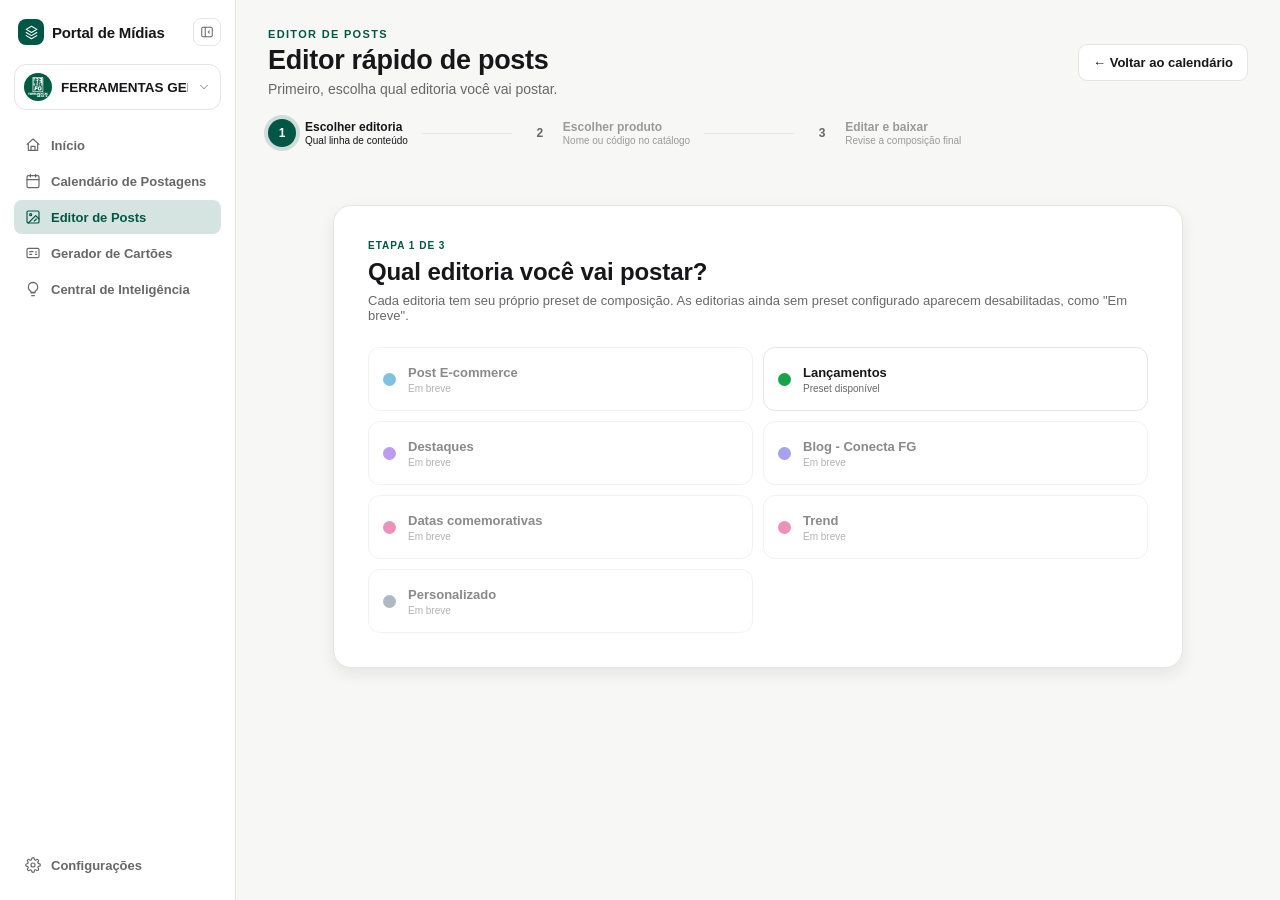
<file: post-editor.html>
<!doctype html>
<html lang="pt-BR">
<head>
<meta charset="utf-8"><meta name="viewport" content="width=device-width,initial-scale=1"><title>Editor de Posts</title>
<link rel="stylesheet" href="styles.css"><link rel="stylesheet" href="post-editor.css">
</head><body><div class="portal-shell"><aside class="portal-sidebar" id="portalSidebar"></aside><main class="portal-main pe-page">
<header class="pe-header"><div><span class="pe-kicker">Editor de Posts</span><h1>Editor rápido de posts</h1><p id="editorIntro">Primeiro, escolha qual editoria você vai postar.</p></div><a class="pe-back" href="visual-editor.html">← Voltar ao calendário</a></header>
<nav class="pe-flow" aria-label="Etapas do editor"><div class="pe-flow-step is-active" data-flow-step="editoria"><span>1</span><div><strong>Escolher editoria</strong><small>Qual linha de conteúdo</small></div></div><i></i><div class="pe-flow-step" data-flow-step="choose"><span>2</span><div><strong>Escolher produto</strong><small>Nome ou código no catálogo</small></div></div><i></i><div class="pe-flow-step" data-flow-step="edit"><span>3</span><div><strong>Editar e baixar</strong><small>Revise a composição final</small></div></div></nav>
<section class="pe-chooser" id="editoriaChooser">
  <div class="pe-chooser-card">
    <span class="pe-chooser-kicker">Etapa 1 de 3</span><h2>Qual editoria você vai postar?</h2><p>Cada editoria tem seu próprio preset de composição. As editorias ainda sem preset configurado aparecem desabilitadas, como "Em breve".</p>
    <div class="pe-editoria-grid" id="editoriaGrid"></div>
  </div>
</section>
<section class="pe-chooser" id="productChooser" hidden>
  <div class="pe-chooser-card">
    <span class="pe-chooser-kicker">Etapa 2 de 3</span>
    <div class="pe-selected-editoria" id="selectedEditoriaBarChoose"><span class="pe-editoria-dot" id="selectedEditoriaDotChoose"></span><strong id="selectedEditoriaNameChoose">Editoria</strong><button id="changeEditoriaChoose" type="button">Trocar</button></div>
    <h2>Qual produto será divulgado?</h2><p>Digite o nome ou o código. Ao selecionar, os dados e a foto serão carregados automaticamente.</p>
    <div class="pe-catalog-search"><span aria-hidden="true">⌕</span><input id="catalogSearch" type="search" autocomplete="off" placeholder="Ex.: Lavadora ou 68.64.160.001" aria-label="Buscar produto no catálogo"><kbd>Enter</kbd></div>
    <div class="pe-catalog-meta"><span id="catalogStatus">Carregando catálogo…</span><button id="manualProduct" type="button">Continuar sem catálogo</button></div>
    <div class="pe-catalog-results" id="catalogResults" role="listbox" aria-label="Produtos encontrados"></div>
  </div>
</section>
<div class="pe-layout" id="editorWorkspace" hidden><aside class="pe-panel">
<div class="pe-selected-editoria" id="selectedEditoriaBarEdit"><span class="pe-editoria-dot" id="selectedEditoriaDotEdit"></span><strong id="selectedEditoriaNameEdit">Editoria</strong><button id="changeEditoriaEdit" type="button">Trocar</button></div>
<section class="pe-section"><div class="pe-step"><span>1</span><div><strong>Produto</strong><small>Dados preenchidos pelo catálogo, mas editáveis</small></div></div><div class="pe-selected-product" id="selectedProductSummary"><div class="pe-selected-thumb" id="selectedProductThumb">＋</div><div><strong id="selectedProductName">Produto manual</strong><small id="selectedProductCode">Sem vínculo com o catálogo</small></div><button id="changeProduct" type="button">Trocar</button></div><label for="productName">Nome completo</label><textarea id="productName" rows="3"></textarea><div id="codeControls"><label for="codeCount">Quantidade de códigos</label><select id="codeCount"><option value="1">1 código</option><option value="2">2 códigos</option></select><div class="pe-code-row" id="codeRow1"><div class="pe-code-variant" id="codeVariantField1" hidden><label for="codeVariant1">Variação 1</label><input id="codeVariant1" value="110 V~"></div><div><label for="productCode" id="productCodeLabel">Código</label><input id="productCode"></div></div><div class="pe-code-row is-dual" id="codeRow2" hidden><div><label for="codeVariant2">Variação 2</label><input id="codeVariant2" value="220 V~"></div><div><label for="productCode2">Código 2</label><input id="productCode2"></div></div></div><div id="brandVariantField" hidden><label for="brandVariant">Marca no cabeçalho</label><select id="brandVariant"><option value="vonder">VONDER</option><option value="vonder-plus">VONDER PLUS</option></select><small class="pe-field-hint">Preenchida automaticamente pelo cadastro do produto.</small><label for="brandBadgeColor">Cor de fundo da marca</label><input id="brandBadgeColor" type="color" value="#fbc400"></div></section>
<section class="pe-section"><div class="pe-step"><span>2</span><div><strong>Imagens</strong><small id="imageSectionHint">Envie a cena e, se tiver, o produto recortado</small></div></div><label class="pe-drop" id="backgroundDrop" for="backgroundFile"><input id="backgroundFile" type="file" accept="image/*"><span class="pe-drop-icon">＋</span><strong>Foto de fundo</strong><small id="backgroundFileName">Clique ou arraste uma imagem</small></label><label class="pe-drop pe-drop-secondary" id="productDrop" for="productFile"><input id="productFile" type="file" accept="image/*"><img class="pe-drop-preview" id="productFilePreview" alt="Prévia do produto" hidden><span class="pe-drop-icon">＋</span><strong>Produto recortado <em>opcional</em></strong><small id="productFileName">PNG transparente ou foto em fundo branco</small></label><label class="pe-check" id="removeWhiteField"><input id="removeWhite" type="checkbox" checked> Remover fundo branco do produto</label></section>
<section class="pe-section"><div class="pe-step"><span>3</span><div><strong>Composição</strong><small>Ajustes opcionais antes de baixar</small></div></div><div class="pe-grid-fields"><div><label for="layoutMode">Layout</label><select id="layoutMode"><option value="auto">Automático</option><option value="left">Logo à esquerda</option><option value="stacked">Produto acima</option><option value="right">Logo à direita</option></select></div><div><label for="moveTarget">Arrastar</label><select id="moveTarget"><option value="background">Imagem de fundo</option><option value="overlay">Logo e produto</option></select></div></div><div class="pe-format-zooms"><div><label for="backgroundZoomFeed">Zoom do Feed <output id="backgroundZoomFeedOut">100%</output></label><input id="backgroundZoomFeed" type="range" min="100" max="180" value="100"></div><div><label for="backgroundZoomStory">Zoom do Story <output id="backgroundZoomStoryOut">100%</output></label><input id="backgroundZoomStory" type="range" min="100" max="180" value="100"></div></div><label for="overlayScale">Tamanho do destaque <output id="overlayScaleOut">100%</output></label><input id="overlayScale" type="range" min="70" max="135" value="100"><div class="pe-actions-row"><button id="autoCompose" type="button">✦ Recalcular composição</button><button id="resetPosition" type="button">↺ Centralizar</button></div></section>
<section class="pe-section pe-suggestions-section"><div class="pe-section-heading"><div><strong>Sugestões de composição</strong><small>Escolha um ponto de partida e continue ajustando</small></div><button id="generateCompositions" type="button">✦ Gerar 3 opções</button></div><div class="pe-composition-options" id="compositionOptions" hidden><button type="button" data-composition="balanced"><span class="pe-option-icon">◫</span><strong>Equilibrada</strong><small>Enquadramento seguro</small></button><button type="button" data-composition="product"><span class="pe-option-icon">⬒</span><strong>Produto em destaque</strong><small>Mais presença visual</small></button><button type="button" data-composition="full"><span class="pe-option-icon">▣</span><strong>Preenchimento total</strong><small>Story sem bordas</small></button></div></section><div class="pe-downloads"><button class="pe-primary" id="downloadBoth" type="button">↓ Baixar pacote ZIP</button><small class="pe-download-hint">Feed + Story com nomes padronizados</small><div><button id="downloadFeed" type="button">Feed JPG</button><button id="downloadStory" type="button">Story JPG</button></div></div><div class="pe-status" id="editorStatus"><span class="pe-status-dot"></span><span>Editor pronto</span></div>
</aside><section class="pe-stage"><div class="pe-stage-toolbar"><div><strong>Pré-visualização</strong><small>Arraste direto sobre a arte para reposicionar</small></div><div class="pe-segmented"><button class="is-active" data-move-mode="background" type="button">Mover fundo</button><button data-move-mode="overlay" type="button">Mover destaque</button></div></div><div class="pe-previews"><article class="pe-preview-card"><div class="pe-card-head"><div><strong>Feed</strong><small>1080 × 1350 px</small></div><button data-download="feed" type="button">Baixar</button></div><div class="pe-canvas-wrap"><canvas id="feedCanvas" width="1080" height="1350" data-format="feed"></canvas><div class="pe-move-flash" id="moveFlashFeed"><span></span></div></div></article><article class="pe-preview-card pe-story-card"><div class="pe-card-head"><div><strong>Story</strong><small>1080 × 1920 px</small></div><button data-download="story" type="button">Baixar</button></div><div class="pe-canvas-wrap"><canvas id="storyCanvas" width="1080" height="1920" data-format="story"></canvas><div class="pe-move-flash" id="moveFlashStory"><span></span></div></div></article></div></section></div>
<div class="pe-modal-overlay" id="confirmLeaveEdit" hidden>
  <div class="pe-modal" role="alertdialog" aria-modal="true" aria-labelledby="confirmLeaveEditTitle" aria-describedby="confirmLeaveEditDesc">
    <h3 id="confirmLeaveEditTitle">Voltar e perder as edições?</h3>
    <p id="confirmLeaveEditDesc">A composição feita até aqui ainda não foi salva. Se você voltar agora, esse progresso será perdido.</p>
    <div class="pe-modal-actions"><button type="button" id="confirmLeaveEditCancel">Continuar editando</button><button type="button" class="pe-modal-danger" id="confirmLeaveEditOk">Voltar mesmo assim</button></div>
  </div>
</div>
</main></div>
<script src="sync-backend.js"></script><script src="portal-shell.js"></script><script src="post-editor-assets.js"></script><script src="post-editor-fg-lancamentos.js"></script><script src="catalog-provider.js"></script><script src="post-editor.js"></script></body></html>
</file>
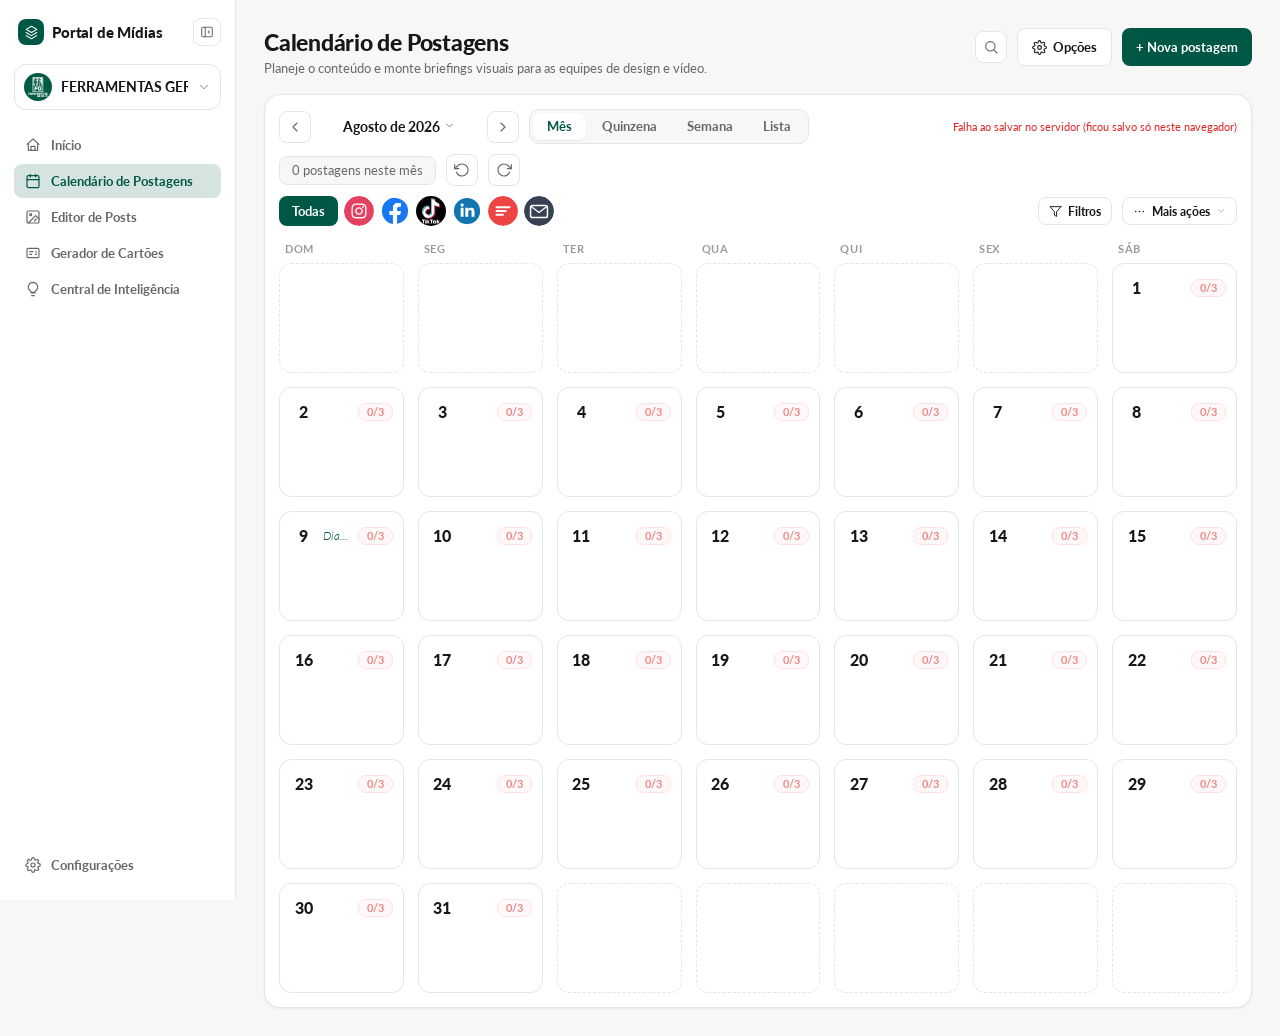
<file: visual-editor.html>
<!doctype html>
<html lang="pt-BR">
<head>
  <meta charset="utf-8" />
  <meta name="viewport" content="width=device-width,initial-scale=1" />
  <title>Editor Visual — Calendário de Postagens</title>
  <link rel="preconnect" href="https://fonts.googleapis.com">
  <link rel="preconnect" href="https://fonts.gstatic.com" crossorigin>
  <link href="https://fonts.googleapis.com/css2?family=Lato:ital,wght@0,400;0,700;0,900;1,300;1,400&display=swap" rel="stylesheet">
  <link rel="stylesheet" href="styles.css" />
</head>
<body>
  <div class="portal-shell">
    <!-- Menu do portal (navegação entre ferramentas + seletor de marca), montado por portal-shell.js -->
    <aside class="portal-sidebar" id="portalSidebar"></aside>
    <div class="portal-main">
  <div class="container">

    <!-- Cabeçalho: título da página e botões de "Configurações" / "Nova postagem" -->
    <div class="page-header">
      <div>
        <h1>Calendário de Postagens</h1>
        <p class="page-subtitle">Planeje o conteúdo e monte briefings visuais para as equipes de design e vídeo.</p>
      </div>
      <div class="page-header-actions" id="pageHeaderActions">
        <!-- Busca de postagens: em repouso é só a lupa; ao clicar, ela vira uma barra grande que
             toma o lugar de Configurações/Nova postagem (mesmo efeito de "abrir e expandir no
             lugar" do app da Vonder) — X para fechar, campo de texto, lupa decorativa no fim.
             Os resultados aparecem soltos embaixo da barra, com a largura toda dela. -->
        <div class="search-wrap" id="searchWrap">
          <button type="button" id="openSearch" class="btn-icon search-toggle-btn" aria-haspopup="true" aria-expanded="false" aria-label="Buscar postagem" title="Buscar postagem"><svg width="16" height="16" viewBox="0 0 24 24" fill="none" stroke="currentColor" stroke-width="1.75" stroke-linecap="round" stroke-linejoin="round"><circle cx="11" cy="11" r="7"/><path d="m21 21-4.3-4.3"/></svg></button>
          <div class="search-bar" id="searchBar">
            <button type="button" id="closeSearch" class="btn-icon" aria-label="Fechar busca"><svg width="15" height="15" viewBox="0 0 24 24" fill="none" stroke="currentColor" stroke-width="1.75" stroke-linecap="round" stroke-linejoin="round"><path d="M18 6 6 18"/><path d="M6 6l12 12"/></svg></button>
            <input id="searchInput" type="text" placeholder="Buscar por título, produto ou observação..." autocomplete="off" />
            <span class="search-bar-icon" aria-hidden="true"><svg width="16" height="16" viewBox="0 0 24 24" fill="none" stroke="currentColor" stroke-width="1.75" stroke-linecap="round" stroke-linejoin="round"><circle cx="11" cy="11" r="7"/><path d="m21 21-4.3-4.3"/></svg></span>
          </div>
          <div id="searchResults" class="search-results"></div>
        </div>
        <button id="openSettings" class="btn ghost"><svg width="15" height="15" viewBox="0 0 24 24" fill="none" stroke="currentColor" stroke-width="1.75" stroke-linecap="round" stroke-linejoin="round"><circle cx="12" cy="12" r="3"/><path d="M19.4 15a1.65 1.65 0 0 0 .33 1.82l.06.06a2 2 0 1 1-2.83 2.83l-.06-.06a1.65 1.65 0 0 0-1.82-.33 1.65 1.65 0 0 0-1 1.51V21a2 2 0 0 1-4 0v-.09A1.65 1.65 0 0 0 9 19.4a1.65 1.65 0 0 0-1.82.33l-.06.06a2 2 0 1 1-2.83-2.83l.06-.06a1.65 1.65 0 0 0 .33-1.82 1.65 1.65 0 0 0-1.51-1H3a2 2 0 0 1 0-4h.09A1.65 1.65 0 0 0 4.6 9a1.65 1.65 0 0 0-.33-1.82l-.06-.06a2 2 0 1 1 2.83-2.83l.06.06a1.65 1.65 0 0 0 1.82.33H9a1.65 1.65 0 0 0 1-1.51V3a2 2 0 0 1 4 0v.09a1.65 1.65 0 0 0 1 1.51 1.65 1.65 0 0 0 1.82-.33l.06-.06a2 2 0 1 1 2.83 2.83l-.06.06a1.65 1.65 0 0 0-.33 1.82V9a1.65 1.65 0 0 0 1.51 1H21a2 2 0 0 1 0 4h-.09a1.65 1.65 0 0 0-1.51 1z"/></svg>Opções</button>
        <button id="openAdd" class="btn">+ Nova postagem</button>
      </div>
    </div>

    <!-- Barra de ferramentas + calendário/lista + modais auxiliares (filtros, edição em lote, configurações) -->
    <div class="card toolbar-card">
      <!-- Linha 1: navegação de mês/semana, alternância Mês/Semana/Lista, resumo da IA e desfazer/refazer -->
      <div class="toolbar-row">
        <div class="month-nav">
          <button id="prevMonth" class="btn-icon" aria-label="Período anterior"><svg width="16" height="16" viewBox="0 0 24 24" fill="none" stroke="currentColor" stroke-width="1.75" stroke-linecap="round" stroke-linejoin="round"><path d="m15 18-6-6 6-6"/></svg></button>
          <div class="month-label-wrap">
            <button type="button" id="monthLabel" class="month-label" aria-haspopup="true" aria-expanded="false"><span id="monthLabelText">Agosto 2026</span> <span class="month-label-caret"><svg width="11" height="11" viewBox="0 0 24 24" fill="none" stroke="currentColor" stroke-width="1.75" stroke-linecap="round" stroke-linejoin="round"><path d="m6 9 6 6 6-6"/></svg></span></button>
            <!-- Popover de seleção rápida de mês dentro do ano (abre ao clicar no rótulo do mês).
                 Enquanto aberto, as setas ‹ › do cabeçalho (fora deste popover) trocam de ano em vez de mês. -->
            <div id="monthYearPicker" class="month-year-picker">
              <div class="myp-months" id="mypMonths"></div>
            </div>
          </div>
          <button id="nextMonth" class="btn-icon" aria-label="Próximo período"><svg width="16" height="16" viewBox="0 0 24 24" fill="none" stroke="currentColor" stroke-width="1.75" stroke-linecap="round" stroke-linejoin="round"><path d="m9 18 6-6-6-6"/></svg></button>
        </div>
        <div class="view-toggle" id="viewToggle">
          <button data-view="month" class="active">Mês</button>
          <button data-view="biweek">Quinzena</button>
          <button data-view="week">Semana</button>
          <button data-view="list">Lista</button>
        </div>
        <div class="toolbar-spacer"></div>
        <span id="syncStatus" class="sync-status" title="Estado da sincronização com o servidor"></span>
        <div class="ai-summary-wrap">
          <button type="button" id="aiSummary" class="ai-info" aria-haspopup="true" aria-expanded="false" title="Ver resumo do mês"></button>
          <!-- Dropdown com o resumo do mês (Tipo/Editoria/Redes sociais), abre ao clicar na contagem acima -->
          <div id="monthSummaryDropdown" class="month-summary-dropdown">
            <div id="monthSummaryTitle" class="month-summary-dropdown-title"></div>
            <div class="view-toggle" id="monthSummaryToggle">
              <button type="button" data-group="type" class="active">Tipo</button>
              <button type="button" data-group="editoria">Editoria</button>
              <button type="button" data-group="rede">Redes sociais</button>
            </div>
            <div id="monthSummaryList" class="ms-list"></div>
          </div>
        </div>
        <button id="undoBtn" class="btn-icon" title="Desfazer (Ctrl+Z)"><svg width="16" height="16" viewBox="0 0 24 24" fill="none" stroke="currentColor" stroke-width="1.75" stroke-linecap="round" stroke-linejoin="round"><path d="M1 4v6h6"/><path d="M3.51 15a9 9 0 1 0 2.13-9.36L1 10"/></svg></button>
        <button id="redoBtn" class="btn-icon" title="Refazer (Ctrl+Y)"><svg width="16" height="16" viewBox="0 0 24 24" fill="none" stroke="currentColor" stroke-width="1.75" stroke-linecap="round" stroke-linejoin="round"><path d="M23 4v6h-6"/><path d="M20.49 15a9 9 0 1 1-2.13-9.36L23 10"/></svg></button>
      </div>
      <!-- Linha 2: abas de canal (preenchidas via JS), filtros e menu com ações secundárias -->
      <div class="toolbar-row">
        <div id="tabs" class="tabs"></div>
        <div class="toolbar-spacer"></div>
        <button id="filtersBtn" class="btn ghost small"><svg width="13" height="13" viewBox="0 0 24 24" fill="none" stroke="currentColor" stroke-width="1.75" stroke-linecap="round" stroke-linejoin="round"><polygon points="22 3 2 3 10 12.46 10 19 14 21 14 12.46 22 3"/></svg>Filtros</button>
        <div class="toolbar-more-wrap" id="toolbarMoreWrap">
          <button type="button" id="toolbarMoreBtn" class="btn ghost small" aria-haspopup="true" aria-expanded="false"><svg width="13" height="13" viewBox="0 0 24 24" fill="currentColor" aria-hidden="true"><circle cx="5" cy="12" r="1.5"/><circle cx="12" cy="12" r="1.5"/><circle cx="19" cy="12" r="1.5"/></svg>Mais ações<span class="toolbar-more-caret" aria-hidden="true"><svg width="10" height="10" viewBox="0 0 24 24" fill="none" stroke="currentColor" stroke-width="1.75" stroke-linecap="round" stroke-linejoin="round"><path d="m6 9 6 6 6-6"/></svg></span></button>
          <div id="toolbarMoreMenu" class="toolbar-more-menu">
            <button type="button" id="exportBriefingBtn" class="toolbar-more-item" title="Escolhe o período e baixa o briefing das postagens em .docx (Word), agrupado por data"><svg width="14" height="14" viewBox="0 0 24 24" fill="none" stroke="currentColor" stroke-width="1.75" stroke-linecap="round" stroke-linejoin="round"><path d="M14.5 2H6a2 2 0 0 0-2 2v16a2 2 0 0 0 2 2h12a2 2 0 0 0 2-2V7.5L14.5 2z"/><path d="M14 2v6h6"/><path d="M16 13H8"/><path d="M16 17H8"/><path d="M10 9H8"/></svg><span>Exportar briefing (.docx)</span></button>
            <button type="button" id="exportCsvBtn" class="toolbar-more-item"><svg width="14" height="14" viewBox="0 0 24 24" fill="none" stroke="currentColor" stroke-width="1.75" stroke-linecap="round" stroke-linejoin="round"><rect x="3" y="4" width="18" height="16" rx="2"/><path d="M3 10h18"/><path d="M9 4v16"/></svg><span>Exportar CSV</span></button>
            <div class="toolbar-more-separator"></div>
            <button type="button" id="resetMonthBtn" class="toolbar-more-item danger" title="Apaga todas as postagens do mês visível"><svg width="14" height="14" viewBox="0 0 24 24" fill="none" stroke="currentColor" stroke-width="1.75" stroke-linecap="round" stroke-linejoin="round"><path d="M3 6h18"/><path d="M19 6l-1 14a2 2 0 0 1-2 2H8a2 2 0 0 1-2-2L5 6"/><path d="M10 11v6"/><path d="M14 11v6"/><path d="M8 6V4a2 2 0 0 1 2-2h4a2 2 0 0 1 2 2v2"/></svg><span>Resetar mês</span></button>
          </div>
        </div>
      </div>

      <!-- Visão em calendário mensal: cabeçalho de dias da semana + grade de células (montada pelo JS em buildCalendar) -->
      <div id="weekdayHeader" class="weekday-header">
        <div>Dom</div><div>Seg</div><div>Ter</div><div>Qua</div><div>Qui</div><div>Sex</div><div>Sáb</div>
      </div>
      <div id="grid" class="grid-month"></div>
      <!-- Visão em semana: 7 colunas (Dom→Sáb) só com as postagens daquela semana, cada uma com
           um "+ Adicionar postagem" no rodapé (montada pelo JS em buildWeekView) -->
      <div id="weekView" class="week-view" style="display:none">
        <div id="weekGrid" class="grid-week"></div>
      </div>
      <!-- Visão em lista: alternativa ao calendário, agrupada por dia (oculta por padrão) -->
      <div id="listView" class="list-view" style="display:none"></div>

      <!-- Modal de Filtros: refina os posts exibidos por editoria, formato, tipo, status e collab -->
      <div id="filtersBackdrop" class="modal-backdrop">
        <div class="modal" role="dialog" aria-modal="true">
          <div class="modal-header">
            <h2>Filtros</h2>
            <div class="modal-header-actions">
              <button type="button" class="modal-close" aria-label="Fechar"><svg width="15" height="15" viewBox="0 0 24 24" fill="none" stroke="currentColor" stroke-width="1.75" stroke-linecap="round" stroke-linejoin="round"><path d="M18 6 6 18"/><path d="M6 6l12 12"/></svg></button>
            </div>
          </div>
          <div class="modal-body">
            <div style="display:flex;flex-direction:column;gap:12px">
              <div>
                <label style="font-weight:700">Editoria</label>
                <div id="filterEditoriasContainer" style="display:flex;gap:8px;flex-wrap:wrap;margin-top:6px"></div>
              </div>
              <div>
                <label style="font-weight:700">Formato</label>
                <div id="filterPlacesContainer" style="display:flex;gap:8px;margin-top:6px"></div>
              </div>
              <div>
                <label style="font-weight:700">Tipo</label>
                <div id="filterTypesContainer" style="display:flex;gap:8px;margin-top:6px"></div>
              </div>
              <div>
                <label style="font-weight:700">Collab</label>
                <div style="display:flex;gap:8px;margin-top:6px">
                  <label class="chip"><input type="radio" name="fCollab" value="any" checked/> Qualquer</label>
                  <label class="chip"><input type="radio" name="fCollab" value="only"/> Apenas Collab</label>
                  <label class="chip"><input type="radio" name="fCollab" value="no"/> Sem Collab</label>
                </div>
              </div>
            </div>
          </div>
          <div class="modal-footer">
            <button id="clearFilters" class="btn ghost">Limpar</button>
            <button id="applyFilters" class="btn">Aplicar</button>
          </div>
        </div>
      </div>
      <!-- Modal de Exportação de Briefing: escolhe o período (semanal, quinzenal, mensal,
           bimestral, trimestral, semestral, anual ou datas livres) antes de gerar o .docx —
           os presets só preenchem De/Até, o período exportado é sempre o que estiver nos campos -->
      <div id="exportBriefingBackdrop" class="modal-backdrop">
        <div class="modal modal--narrow" role="dialog" aria-modal="true">
          <div class="modal-header">
            <h2>Exportar briefing</h2>
            <div class="modal-header-actions">
              <button type="button" class="modal-close" aria-label="Fechar"><svg width="15" height="15" viewBox="0 0 24 24" fill="none" stroke="currentColor" stroke-width="1.75" stroke-linecap="round" stroke-linejoin="round"><path d="M18 6 6 18"/><path d="M6 6l12 12"/></svg></button>
            </div>
          </div>
          <div class="modal-body">
            <div style="display:flex;flex-direction:column;gap:12px">
              <div>
                <label style="font-weight:700" for="exportPeriodPreset">Período</label>
                <select id="exportPeriodPreset">
                  <option value="week">Semanal</option>
                  <option value="biweek">Quinzenal</option>
                  <option value="month" selected>Mensal</option>
                  <option value="bimonth">Bimestral</option>
                  <option value="quarter">Trimestral</option>
                  <option value="semester">Semestral</option>
                  <option value="year">Anual</option>
                  <option value="custom">Personalizado</option>
                </select>
              </div>
              <div style="display:flex;gap:10px">
                <div style="flex:1">
                  <label style="font-weight:700">De</label>
                  <input id="exportStartDate" type="date" />
                </div>
                <div style="flex:1">
                  <label style="font-weight:700">Até</label>
                  <input id="exportEndDate" type="date" />
                </div>
              </div>
              <div id="exportPeriodSummary" style="font-size:12.5px;color:var(--muted)"></div>
            </div>
          </div>
          <div class="modal-footer">
            <button type="button" id="cancelExportBriefing" class="btn ghost">Cancelar</button>
            <button type="button" id="confirmExportBriefing" class="btn">Exportar .docx</button>
          </div>
        </div>
      </div>
      <!-- Modal "Postagens do dia": abre ao clicar no badge "+N" quando um dia tem mais cards do que cabe na célula -->
      <div id="dayPostsBackdrop" class="modal-backdrop">
        <div class="modal" role="dialog" aria-modal="true">
          <div class="modal-header">
            <h2 id="dayPostsTitle">Postagens do dia</h2>
            <div class="modal-header-actions">
              <button type="button" id="dayPostsAddBtn" class="modal-close" aria-label="Nova postagem" title="Nova postagem"><svg width="15" height="15" viewBox="0 0 24 24" fill="none" stroke="currentColor" stroke-width="1.75" stroke-linecap="round" stroke-linejoin="round"><path d="M12 5v14"/><path d="M5 12h14"/></svg></button>
              <button type="button" id="dayPostsCloseBtn" class="modal-close" aria-label="Fechar"><svg width="15" height="15" viewBox="0 0 24 24" fill="none" stroke="currentColor" stroke-width="1.75" stroke-linecap="round" stroke-linejoin="round"><path d="M18 6 6 18"/><path d="M6 6l12 12"/></svg></button>
            </div>
          </div>
          <div class="modal-body">
            <div id="dayPostsList" style="display:flex;flex-direction:column;border:1px solid var(--border);border-radius:var(--radius-md);overflow:hidden"></div>
          </div>
        </div>
      </div>
      <!-- Modal de Configurações: metas, redes, editorias, formatos, status e catálogo de produtos (tudo persistido no localStorage) -->
      <div id="settingsBackdrop" class="modal-backdrop">
        <div class="modal modal--wide" role="dialog" aria-modal="true">
          <div class="modal-header">
            <h2>Configurações</h2>
            <div class="modal-header-actions">
              <button type="button" class="modal-close" aria-label="Fechar"><svg width="15" height="15" viewBox="0 0 24 24" fill="none" stroke="currentColor" stroke-width="1.75" stroke-linecap="round" stroke-linejoin="round"><path d="M18 6 6 18"/><path d="M6 6l12 12"/></svg></button>
            </div>
          </div>
          <div class="modal-body">
          <div class="settings-layout">

            <!-- Menu lateral: escolhe qual seção aparece à direita -->
            <div class="settings-sidebar" role="tablist">
              <button type="button" class="settings-nav-btn active" data-panel="secMetas">Metas</button>
              <button type="button" class="settings-nav-btn" data-panel="secRedes">Redes</button>
              <button type="button" class="settings-nav-btn" data-panel="secEditorias">Editorias</button>
              <button type="button" class="settings-nav-btn" data-panel="secStatus">Status</button>
              <button type="button" class="settings-nav-btn" data-panel="secComemorativas">Datas comemorativas</button>
              <button type="button" class="settings-nav-btn" data-panel="secCatalogo">Catálogo de produtos</button>
            </div>

            <!-- Conteúdo: só a seção selecionada no menu fica visível -->
            <div class="settings-content">

              <div class="settings-panel active" id="secMetas">
                <label>Meta diária de posts</label>
                <input id="sTarget" type="number" min="1" max="20" />
                <label class="field-gap">Meta de vídeos por semana</label>
                <input id="sVideoWeeklyTarget" type="number" min="0" max="50" />
              </div>

              <div class="settings-panel" id="secRedes">
                <div style="font-size:11.5px;color:var(--muted);margin:-2px 0 2px">Nome curto = exibição compacta em calendário, filtros e etiquetas.</div>
                <div style="display:flex;gap:8px;align-items:center;flex-wrap:wrap">
                  <input id="newNetInput" type="text" placeholder="Nome da rede (ex: Instagram)" style="flex:2;min-width:140px" />
                  <input id="newNetShort" type="text" placeholder="Nome curto (ex: IG)" maxlength="4" style="flex:1;min-width:110px" />
                  <button id="addNetBtn" class="btn ghost">Adicionar</button>
                </div>
                <div style="display:flex;gap:6px;align-items:center;flex-wrap:wrap">
                  <span style="font-size:11.5px;color:var(--muted)">Ícone:</span>
                  <div id="newNetIconPicker"></div>
                </div>
                <div style="font-size:11.5px;color:var(--muted);margin:2px 0 -2px">Cada rede tem seus próprios formatos (ex: Instagram = Feed, Stories, Reels) — clique numa rede para configurá-los.</div>
                <div id="netsList" style="display:flex;flex-direction:column;gap:6px;margin-top:6px"></div>
              </div>

              <div class="settings-panel" id="secEditorias">
                <div style="display:flex;align-items:center;justify-content:space-between">
                  <div style="font-size:11.5px;color:var(--muted)">Categorias de conteúdo — opcionalmente com dias fixos de publicação.</div>
                  <button type="button" id="toggleNewEditoriaBtn" class="btn ghost small">+ Adicionar</button>
                </div>
                <!-- Formulário de nova editoria — fica oculto até "+ Adicionar" ser clicado -->
                <div id="newEditoriaForm" style="display:none;flex-direction:column;gap:8px;margin-top:8px;padding:10px;border:1px solid var(--border);border-radius:var(--radius-md);background:var(--surface-muted)">
                  <div>
                    <label>Nome da editoria</label>
                    <div style="display:flex;gap:8px;align-items:center">
                      <input id="newEditoriaInput" type="text" placeholder="Ex: Destaques" />
                      <input id="newEditoriaColor" type="color" value="#F6BE00" title="Cor da etiqueta" />
                    </div>
                  </div>
                  <div id="newEditoriaScheduleFields" style="display:flex;flex-direction:column;gap:8px"></div>
                  <div style="display:flex;gap:8px;justify-content:flex-end">
                    <button type="button" id="cancelNewEditoriaBtn" class="btn ghost small">Cancelar</button>
                    <button type="button" id="addEditoriaBtn" class="btn small">Adicionar editoria</button>
                  </div>
                </div>
                <!-- Navegador de mês: os dias fixos de cada editoria abaixo (chip e painel de
                     edição) valem pro mês selecionado aqui — trocar de mês não mexe no
                     calendário de fundo, só no que esta lista está exibindo/editando. Clicar no
                     rótulo abre um popover com os 12 meses do ano (mesmo componente do rótulo de
                     mês do calendário principal); enquanto ele estiver aberto, as setas ‹ ›
                     trocam de ano em vez de mês — ver renderEditoriasMonthPicker() em app.js. -->
                <div id="editoriasMonthNav" style="display:flex;align-items:center;justify-content:center;gap:8px;margin-top:10px;padding:7px;border:1px solid var(--border);border-radius:var(--radius-sm);background:var(--surface-muted)">
                  <button type="button" id="editoriasMonthPrev" class="btn-icon" aria-label="Mês anterior (ou ano anterior, com a lista de meses aberta)" title="Mês anterior"><svg width="14" height="14" viewBox="0 0 24 24" fill="none" stroke="currentColor" stroke-width="1.75" stroke-linecap="round" stroke-linejoin="round"><path d="m15 18-6-6 6-6"/></svg></button>
                  <button type="button" id="editoriasMonthLabel" class="month-label" aria-haspopup="true" aria-expanded="false" style="min-width:150px"><span id="editoriasMonthLabelText"></span> <span class="month-label-caret"><svg width="11" height="11" viewBox="0 0 24 24" fill="none" stroke="currentColor" stroke-width="1.75" stroke-linecap="round" stroke-linejoin="round"><path d="m6 9 6 6 6-6"/></svg></span></button>
                  <button type="button" id="editoriasMonthNext" class="btn-icon" aria-label="Próximo mês (ou próximo ano, com a lista de meses aberta)" title="Próximo mês"><svg width="14" height="14" viewBox="0 0 24 24" fill="none" stroke="currentColor" stroke-width="1.75" stroke-linecap="round" stroke-linejoin="round"><path d="m9 18 6-6-6-6"/></svg></button>
                </div>
                <div id="editoriasList" style="display:flex;flex-direction:column;gap:6px;margin-top:8px"></div>
              </div>

              <div class="settings-panel" id="secStatus">
                <div style="font-size:11.5px;color:var(--muted);margin:-2px 0 2px">Cor de cada etapa — aparece na barra lateral dos cards.</div>
                <div style="display:flex;gap:8px;align-items:center">
                  <input id="newStatusInput" type="text" placeholder="Novo status" />
                  <input id="newStatusColor" type="color" value="#F6BE00" />
                  <button id="addStatusBtn" class="btn ghost">Adicionar</button>
                </div>
                <div id="statusesList" style="display:flex;gap:8px;flex-wrap:wrap;margin-top:6px"></div>
              </div>

              <div class="settings-panel" id="secComemorativas">
                <div style="font-size:11.5px;color:var(--muted);margin:-2px 0 2px">Datas próprias (ex: aniversário da empresa, um evento específico), somadas às datas comemorativas e feriados já calculados automaticamente. Aparecem ao lado do número do dia no calendário.</div>
                <div style="display:flex;gap:8px;align-items:center;flex-wrap:wrap">
                  <input id="newCustomDateName" type="text" placeholder="Nome (ex: Aniversário da empresa)" style="flex:2;min-width:180px" />
                  <input id="newCustomDateInput" type="date" style="flex:1;min-width:150px" />
                  <button id="addCustomDateBtn" class="btn ghost">Adicionar</button>
                </div>
                <label class="chip" style="margin-top:2px;width:fit-content"><input id="newCustomDateRecurring" type="checkbox" checked /> Repete todo ano (ignora o ano cadastrado)</label>
                <div id="customDatesList" style="display:flex;flex-direction:column;gap:6px;margin-top:8px"></div>

                <div style="display:flex;align-items:center;justify-content:space-between;gap:8px;margin-top:22px;padding-top:14px;border-top:1px solid var(--border)">
                  <h3 style="margin:0;padding:0;border:0;font-size:12px">Todas as datas cadastradas</h3>
                  <select id="commemorativeYearSelect" style="width:auto"></select>
                </div>
                <div style="font-size:11.5px;color:var(--muted);margin:2px 0 2px">Feriados, datas comerciais e datas personalizadas já reconhecidos pelo calendário no ano selecionado.</div>
                <div id="allCommemorativeDatesList" style="display:flex;flex-direction:column;margin-top:6px;max-height:220px;overflow-y:auto;border:1px solid var(--border);border-radius:var(--radius-md)"></div>
              </div>

              <div class="settings-panel" id="secCatalogo">
                <div style="font-size:11.5px;color:var(--muted);margin:-2px 0 2px">Usado no autocomplete de "Nome do produto". A foto é buscada automaticamente pelo código.</div>
                <div style="display:flex;gap:8px;align-items:center">
                  <input id="newCatalogCode" type="text" placeholder="Código (ex: 16.62.075.001)" style="max-width:180px" />
                  <input id="newCatalogName" type="text" placeholder="Nome do produto" />
                  <button id="addCatalogBtn" class="btn ghost">Adicionar</button>
                </div>
                <div id="catalogList" style="display:flex;flex-direction:column;gap:4px;margin-top:8px;max-height:180px;overflow-y:auto"></div>
              </div>

            </div>
          </div>
          </div>
          <div class="modal-footer">
            <button id="cancelSettings" class="btn ghost">Cancelar</button>
            <button id="saveSettings" class="btn">Salvar</button>
          </div>
        </div>
      </div>
    </div>

    <!-- Modal "Aplicar editoria ao mês": abre ao clicar em "Aplicar a este mês" no painel de
         agendamento de uma editoria (Configurações → Editorias). Lista as datas que o agendamento
         fixo gera nesse mês, com um toggle de ativação e o(s) produto(s) por data, além de um
         atalho para abrir o card daquela data específica sem perder essa lista (ver
         openApplyEditoriaModal()/renderApplyEditoriaModal() em app.js). -->
    <div id="applyEditoriaBackdrop" class="modal-backdrop">
      <div class="modal" role="dialog" aria-modal="true">
        <div class="modal-header">
          <div class="modal-header-title">
            <button type="button" id="applyEditoriaBackBtn" class="modal-back-btn" aria-label="Voltar à lista de editorias" title="Voltar à lista de editorias"><svg width="15" height="15" viewBox="0 0 24 24" fill="none" stroke="currentColor" stroke-width="1.75" stroke-linecap="round" stroke-linejoin="round"><path d="m15 18-6-6 6-6"/></svg><span>Voltar</span></button>
            <h2 id="applyEditoriaTitle">Aplicar editoria</h2>
          </div>
          <div class="modal-header-actions">
            <button type="button" id="applyEditoriaCloseBtn" class="modal-close" aria-label="Fechar"><svg width="15" height="15" viewBox="0 0 24 24" fill="none" stroke="currentColor" stroke-width="1.75" stroke-linecap="round" stroke-linejoin="round"><path d="M18 6 6 18"/><path d="M6 6l12 12"/></svg></button>
          </div>
        </div>
        <div class="modal-body">
          <div style="font-size:11.5px;color:var(--muted);margin:-2px 0 10px">Desmarque as datas que não devem receber essa editoria neste mês e preencha o(s) produto(s) de cada uma. Use "Editar card" para ajustar título, texto e demais campos de uma data específica sem perder esta lista.</div>
          <div id="applyEditoriaList" class="ae-list"></div>
        </div>
        <div class="modal-footer">
          <button type="button" id="cancelApplyEditoria" class="btn ghost">Cancelar</button>
          <button type="button" id="confirmApplyEditoria" class="btn">Aplicar</button>
        </div>
      </div>
    </div>

    <!-- Modal de aviso: agendamento de editoria incompleto (Configurações → Editorias → Salvar) -->
    <div id="scheduleWarningBackdrop" class="modal-backdrop">
      <div class="modal modal-sm" role="alertdialog" aria-modal="true" aria-labelledby="scheduleWarningTitle">
        <div class="modal-header">
          <div class="modal-header-title"><h2 id="scheduleWarningTitle">Agendamento incompleto</h2></div>
          <div class="modal-header-actions"><button type="button" id="scheduleWarningCloseBtn" class="modal-close" aria-label="Fechar"><svg width="15" height="15" viewBox="0 0 24 24" fill="none" stroke="currentColor" stroke-width="1.75" stroke-linecap="round" stroke-linejoin="round"><path d="M18 6 6 18"/><path d="M6 6l12 12"/></svg></button></div>
        </div>
        <div class="modal-body"><p id="scheduleWarningMessage" style="margin:0;font-size:13px;line-height:1.55;color:var(--text)"></p></div>
        <div class="modal-footer"><button type="button" id="scheduleWarningOkBtn" class="btn">Entendi</button></div>
      </div>
    </div>

    <!-- Modal de confirmação: criar postagem específica pra uma data comemorativa (clique no
         texto da data comemorativa no cabeçalho do dia, no calendário) -->
    <div id="commemorativeConfirmBackdrop" class="modal-backdrop">
      <div class="modal modal-sm" role="dialog" aria-modal="true" aria-labelledby="commemorativeConfirmTitle">
        <div class="modal-header">
          <div class="modal-header-title"><h2 id="commemorativeConfirmTitle">Criar postagem para esta data?</h2></div>
          <div class="modal-header-actions"><button type="button" id="commemorativeConfirmCloseBtn" class="modal-close" aria-label="Fechar"><svg width="15" height="15" viewBox="0 0 24 24" fill="none" stroke="currentColor" stroke-width="1.75" stroke-linecap="round" stroke-linejoin="round"><path d="M18 6 6 18"/><path d="M6 6l12 12"/></svg></button></div>
        </div>
        <div class="modal-body"><p id="commemorativeConfirmMessage" style="margin:0;font-size:13px;line-height:1.55;color:var(--text)"></p></div>
        <div class="modal-footer"><button type="button" id="commemorativeConfirmCancel" class="btn ghost">Agora não</button><button type="button" id="commemorativeConfirmOk" class="btn">Criar postagem</button></div>
      </div>
    </div>

    <!-- Modal de Criar/Editar postagem: campos de publicação, salvamento, tipo, produto(s), redes sociais, produção, sugestões e conteúdo -->
    <div id="modalBackdrop" class="modal-backdrop">
      <div class="modal" role="dialog" aria-modal="true">
        <div class="modal-header">
          <div class="modal-header-title">
            <button type="button" id="modalBackBtn" class="modal-back-btn" style="display:none" aria-label="Voltar à lista de datas" title="Voltar à lista de datas"><svg width="15" height="15" viewBox="0 0 24 24" fill="none" stroke="currentColor" stroke-width="1.75" stroke-linecap="round" stroke-linejoin="round"><path d="m15 18-6-6 6-6"/></svg><span>Voltar</span></button>
            <h2 id="modalTitleHeading">Criar postagem</h2>
          </div>
          <div class="modal-header-actions">
            <button type="button" id="modalMenuBtn" class="modal-close" style="display:none" aria-label="Mais ações" title="Mais ações"><svg width="15" height="15" viewBox="0 0 24 24" fill="currentColor" stroke="none"><circle cx="12" cy="5" r="1.3"/><circle cx="12" cy="12" r="1.3"/><circle cx="12" cy="19" r="1.3"/></svg></button>
            <button type="button" id="modalCloseBtn" class="modal-close" aria-label="Fechar"><svg width="15" height="15" viewBox="0 0 24 24" fill="none" stroke="currentColor" stroke-width="1.75" stroke-linecap="round" stroke-linejoin="round"><path d="M18 6 6 18"/><path d="M6 6l12 12"/></svg></button>
          </div>
        </div>
        <div class="modal-body">

        <div class="grid-2">
          <div>
            <div class="form-group" data-guided-step="1">
              <h3 class="fg-label">Publicação</h3>
              <label>Título</label>
              <input id="mTitle" type="text" placeholder="Título da postagem" />
              <div id="titleSuggestion" class="title-suggestion"></div>
              <label class="field-gap">Data</label>
              <input id="mDate" type="date" />
            </div>

            <div class="form-group" data-guided-step="3">
              <h3 class="fg-label">Salvar</h3>
              <label>Briefing salvo em:</label>
              <input id="mBriefingLink" type="text" placeholder="Link ou local onde o briefing foi salvo" />
              <label class="field-gap">Referências salvas em:</label>
              <input id="mReferencesLink" type="text" placeholder="Link ou local onde as referências foram salvas" />
              <input id="mReferenceImagesInput" type="file" accept="image/*" multiple style="display:none" />
              <button type="button" id="mReferenceImagesBtn" class="btn ghost small" style="margin-top:8px"><svg width="13" height="13" viewBox="0 0 24 24" fill="none" stroke="currentColor" stroke-width="1.75" stroke-linecap="round" stroke-linejoin="round"><rect x="3" y="3" width="18" height="18" rx="2"/><circle cx="9" cy="9" r="2"/><path d="m21 15-5-5L5 21"/></svg>Adicionar imagem de referência</button>
              <div id="mReferenceImagesList" class="reference-images-list"></div>
              <label class="field-gap">Salvar artes em:</label>
              <input id="mArtsLink" type="text" placeholder="Link ou local onde as artes devem ser salvas" />
            </div>

            <div class="form-group" data-guided-step="1">
              <h3 class="fg-label">Tipo da publicação</h3>
              <label>Editoria</label>
              <div id="editoriasContainer" style="display:flex;gap:8px;flex-wrap:wrap;margin-top:6px"></div>
            </div>

            <div class="form-group" data-guided-step="2">
              <h3 class="fg-label">Produto(s)</h3>
              <label class="chip" style="margin-bottom:8px;width:fit-content"><input type="checkbox" id="mNoProduct" title="Marque para postagens sem produto específico, como institucionais/anúncios" /> Postagem sem produto (institucional)</label>
              <label>Buscar produto</label>
              <div class="autocomplete-wrap">
                <input id="mProductName" type="text" placeholder="Digite para buscar no catálogo Vonder..." autocomplete="off" />
                <div id="productSuggestions" class="autocomplete-list"></div>
              </div>
              <div id="selectedProductsList" class="selected-products"></div>
              <label class="field-gap">Imagem:</label>
              <input id="mImageLink" type="text" placeholder="Link ou local onde a arte/imagem de referência está salva" />
              <label class="field-gap">Observações:</label>
              <textarea id="mImageNotes" rows="2" placeholder="Observações sobre o produto ou a imagem acima"></textarea>
            </div>
          </div>
          <div>
            <div class="form-group" data-guided-step="1">
              <h3 class="fg-label">Redes sociais</h3>
              <label>Redes</label>
              <div id="mMultiChannelNote" style="display:none;font-size:11.5px;color:var(--muted);margin:-2px 0 6px;padding:6px 8px;border:1px solid var(--border);border-radius:var(--radius-sm);background:var(--surface-muted)"></div>
              <div id="netsContainer" style="display:flex;flex-wrap:wrap;gap:12px;margin-top:6px"></div>
            </div>

            <div class="form-group" data-guided-step="1">
              <h3 class="fg-label">Produção</h3>
              <label>Tipo</label>
              <div style="display:flex;gap:8px;margin-top:6px">
                <label class="chip"><input type="radio" name="mType" value="Static" checked /> <svg width="14" height="14" viewBox="0 0 24 24" fill="none"><rect x="3" y="4" width="18" height="16" rx="3" stroke="currentColor" stroke-width="1.6"/><circle cx="8.5" cy="10" r="1.5" fill="currentColor"/><path d="M21 16l-5.5-5.5L11 15l-2.5-2.5L3 18" stroke="currentColor" stroke-width="1.6" stroke-linecap="round" stroke-linejoin="round"/></svg> Estático</label>
                <label class="chip"><input type="radio" name="mType" value="Video" /> <svg width="14" height="14" viewBox="0 0 24 24" fill="none"><rect x="3" y="4" width="18" height="16" rx="3" stroke="currentColor" stroke-width="1.6"/><path d="M10.5 9.5l5 2.5-5 2.5v-5z" fill="currentColor"/></svg> Vídeo</label>
              </div>
              <label class="field-gap">Formato</label>
              <div id="mPlacesContainer" style="display:flex;flex-direction:column;gap:6px;margin-top:6px"></div>
            </div>

            <div class="form-group" data-guided-step="2">
              <h3 class="fg-label">Sugestões de conteúdo</h3>
              <div style="font-size:11.5px;color:var(--muted);margin:-6px 0 8px">3 ideias de pauta prontas, de acordo com a editoria selecionada.</div>
              <div id="contentSuggestions"></div>
              <!-- Direcionamento aprendido pela Central de Inteligência (DNA da editoria
                   selecionada), quando já houver referências analisadas — ver
                   renderIntelSuggestBox() em app.js -->
              <div id="intelSuggestBox" class="intel-modal-box" style="display:none"></div>
            </div>
            <div class="form-group" data-guided-step="2">
              <h3 class="fg-label">Conteúdo da publicação</h3>
              <div style="display:flex;align-items:center;justify-content:space-between;gap:8px">
                <label style="margin:0">Texto</label>
                <div style="display:flex;gap:6px">
                  <!-- Gera um rascunho de legenda a partir dos dados reais do produto selecionado
                       (destaques/aplicações/ficha técnica do catálogo) + estilo da editoria — ver
                       generateCaptionDraft()/wireCaptionGenerator() em app.js -->
                  <button type="button" id="generateCaptionBtn" class="btn ghost small">Gerar legenda com IA</button>
                  <!-- Limpa o campo de texto — ver wireClearContentBtn() em app.js -->
                  <button type="button" id="clearContentBtn" class="btn ghost small">Limpar conteúdo</button>
                </div>
              </div>
              <textarea id="mNotes" rows="5" placeholder="Escreva o conteúdo da publicação, a partir das sugestões acima ou do zero"></textarea>
              <!-- Validação inteligente: compara este rascunho com o DNA da editoria
                   selecionada — ver wireIntelValidation()/renderIntelValidation() em app.js -->
              <div class="intel-modal-actions" style="margin-top:10px">
                <button type="button" id="intelValidateBtn" class="btn ghost small">Analisar publicação</button>
              </div>
              <div id="intelValidateResult"></div>
            </div>
            <div class="form-group" data-guided-preview>
              <div class="fg-label" style="display:flex;align-items:center;justify-content:space-between;gap:8px">
                <h3 style="margin-bottom:0;padding-bottom:0;border-bottom:0">Pré-visualização do briefing</h3>
                <button type="button" id="mCopyBriefingBtn" class="btn-icon" style="width:26px;height:26px;font-size:13px;flex-shrink:0" title="Copiar texto do briefing" aria-label="Copiar texto do briefing"><svg width="14" height="14" viewBox="0 0 24 24" fill="none" stroke="currentColor" stroke-width="1.75" stroke-linecap="round" stroke-linejoin="round"><rect x="9" y="9" width="13" height="13" rx="2"/><path d="M5 15H4a2 2 0 0 1-2-2V4a2 2 0 0 1 2-2h9a2 2 0 0 1 2 2v1"/></svg></button>
              </div>
              <div style="font-size:11.5px;color:var(--muted);margin:-6px 0 4px">Texto consolidado a partir dos campos preenchidos acima, atualizado em tempo real.</div>
              <div id="mBriefingPreview" style="font-size:13px;line-height:1.7;padding:10px 12px;border:1px solid var(--border);border-radius:var(--radius-sm);background:var(--surface-muted);color:var(--text)"></div>
            </div>
          </div>
        </div>
        </div>
        <div class="modal-footer">
          <button id="cancelModal" class="btn ghost">Cancelar</button>
          <button id="saveModal" class="btn">Salvar</button>
        </div>
      </div>
    </div>

    <!-- Modal de confirmação: remover produto quando já há conteúdo escrito na publicação — avisa
         que o conteúdo (campo Texto) também será apagado antes de confirmar a remoção. Fica depois
         de #modalBackdrop no HTML de propósito, pra empilhar por cima dele (mesmo z-index, ordem no
         DOM decide) já que é aberto de dentro do modal de criar/editar postagem. -->
    <div id="removeProductConfirmBackdrop" class="modal-backdrop">
      <div class="modal modal-sm" role="dialog" aria-modal="true" aria-labelledby="removeProductConfirmTitle">
        <div class="modal-header">
          <div class="modal-header-title"><h2 id="removeProductConfirmTitle">Remover produto?</h2></div>
          <div class="modal-header-actions"><button type="button" id="removeProductConfirmCloseBtn" class="modal-close" aria-label="Fechar"><svg width="15" height="15" viewBox="0 0 24 24" fill="none" stroke="currentColor" stroke-width="1.75" stroke-linecap="round" stroke-linejoin="round"><path d="M18 6 6 18"/><path d="M6 6l12 12"/></svg></button></div>
        </div>
        <div class="modal-body"><p id="removeProductConfirmMessage" style="margin:0;font-size:13px;line-height:1.55;color:var(--text)">Se você remover este produto, o conteúdo escrito no campo Texto também será apagado. Deseja continuar?</p></div>
        <div class="modal-footer"><button type="button" id="removeProductConfirmCancel" class="btn ghost">Cancelar</button><button type="button" id="removeProductConfirmOk" class="btn">Remover produto e apagar conteúdo</button></div>
      </div>
    </div>

  </div>
    </div>
  </div>

  <script src="sync-backend.js"></script>
  <script src="portal-shell.js"></script>
  <script src="intelligence-data.js"></script>
  <script src="catalog-provider.js"></script>
  <script src="app.js"></script>
</body>
</html>
</file>
<file: styles.css>
/* Tokens de design: cores, raios e sombras reutilizados por todos os componentes abaixo */
    :root{
      --bg:#f7f7f6;--card:#ffffff;--muted:#68686a;--accent:#F6BE00;--accent-ink:#1a1a1a;--text:#17171a;
      --border:#e5e5e3;--border-strong:#d3d3d0;--surface-muted:#f7f7f5;--accent-weak:rgba(246,190,0,.16);--text-faint:#9a9a98;
      --white:#ffffff;--accent-hover:#d9a600;--on-accent:#1a1a1a;
      --danger:#dc2626;--danger-bg:#fef2f2;--danger-bg-strong:#fee2e2;--danger-border:#fecaca;
      --success:#16a34a;--success-bg:#f0fdf4;--success-border:#bbf7d0;
      --backdrop:rgba(15,15,13,.5);
      --radius-sm:8px;--radius-md:12px;--radius-lg:16px;
      --shadow-sm:0 1px 2px rgba(15,15,13,.06);--shadow-md:0 6px 16px rgba(15,15,13,.08);--shadow-lg:0 20px 40px rgba(15,15,13,.16);
      --event-shadow:0 1px 3px rgba(15,15,13,.10),0 1px 2px rgba(15,15,13,.06);--event-shadow-hover:0 10px 22px rgba(15,15,13,.14),0 2px 6px rgba(15,15,13,.08);
      --base-font-family:'Lato',Segoe UI,Arial,sans-serif;
      /* altura padrão compartilhada por inputs de texto/data/número, selects, o seletor de cor e
         botões (tamanho normal) — garante que fiquem alinhados quando aparecem lado a lado, como
         em "Nova rede" (campo + cor + Adicionar) */
      --control-h:38px;
    }
    /* Modo escuro: os mesmos tokens, com os fundos claros trocados por tons de preto/cinza
       e o roxo de acento trocado por amarelo (base #F6BE00). Ativado via [data-theme="dark"]
       na tag <html>, alternado pelo botão de tema e persistido pelo JS. */
    :root[data-theme="dark"]{
      --bg:#121214;--card:#1c1d22;--muted:#9aa1ac;--accent:#F6BE00;--accent-ink:#F6BE00;--text:#f1f2f4;
      --border:#2c2d33;--border-strong:#3d3e46;--surface-muted:#202126;--accent-weak:rgba(246,190,0,.16);--text-faint:#6b7280;
      --accent-hover:#d9a600;--on-accent:#1a1a1a;
      --danger:#f87171;--danger-bg:#3a1518;--danger-bg-strong:#4a1a1e;--danger-border:#5c2328;
      --success:#4ade80;--success-bg:#142a1c;--success-border:#1f4b2c;
      --backdrop:rgba(0,0,0,.65);
      --shadow-sm:0 1px 2px rgba(0,0,0,.25);--shadow-md:0 6px 16px rgba(0,0,0,.35);--shadow-lg:0 20px 40px rgba(0,0,0,.5);
      --event-shadow:0 1px 3px rgba(0,0,0,.35),0 1px 2px rgba(0,0,0,.25);--event-shadow-hover:0 10px 24px rgba(0,0,0,.5),0 2px 6px rgba(0,0,0,.35);
    }
    /* Reset global e layout base da página */
    *{box-sizing:border-box}
    body{font-family:var(--base-font-family);background:var(--bg);margin:0;padding:0;color:var(--text);-webkit-font-smoothing:antialiased;transition:background .2s,color .2s}
    button,input,select,textarea,option{font-family:var(--base-font-family)}
    .container{max-width:1900px;margin:0 auto}

    /* Shell do portal: sidebar fixa à esquerda (menu de ferramentas + seletor de marca,
       montados por portal-shell.js) + área de conteúdo da ferramenta atual à direita. O
       padding:28px que antes vivia no body agora é do .portal-main, pra sidebar ficar
       encostada nas bordas da janela. */
    .portal-shell{display:flex;align-items:stretch;min-height:100vh}
    .portal-sidebar{width:236px;flex-shrink:0;background:var(--card);border-right:1px solid var(--border);display:flex;flex-direction:column;gap:18px;padding:18px 14px;position:sticky;top:0;height:100vh;overflow-y:auto;transition:width .2s ease,padding .2s ease}
    .portal-main{flex:1;min-width:0;padding:28px}

    .portal-topbar{display:flex;align-items:center;justify-content:space-between;gap:8px}
    .portal-logo{display:flex;align-items:center;gap:8px;padding:0 4px;font-weight:900;font-size:15px;color:var(--text);letter-spacing:-.01em;min-width:0}
    .portal-logo-mark{width:26px;height:26px;border-radius:8px;background:var(--accent);color:var(--on-accent);display:flex;align-items:center;justify-content:center;font-weight:900;font-size:13px;flex-shrink:0}

    /* Navegação entre ferramentas do portal — mesma linguagem visual de .settings-nav-btn
       (usado no menu lateral de Configurações), só que como links <a> em vez de <button> */
    .portal-nav{display:flex;flex-direction:column;gap:2px}
    .portal-nav-item{display:flex;align-items:center;gap:10px;padding:9px 11px;border-radius:var(--radius-sm);color:var(--muted);font-weight:700;font-size:13px;text-decoration:none;transition:background .12s,color .12s}
    .portal-nav-item svg{flex-shrink:0}
    .portal-nav-item:hover{background:var(--surface-muted);color:var(--text)}
    .portal-nav-item.active{background:var(--accent-weak);color:var(--accent-ink)}
    /* variante <button> (ex.: "Configurações" no rodapé da sidebar) — mesma aparência do link,
       só zerando o chrome nativo do elemento */
    button.portal-nav-item{width:100%;border:0;background:transparent;font-family:inherit;cursor:pointer;text-align:left}

    /* Botão de recolher/expandir a sidebar — quadradinho só com ícone, ao lado da logo
       (mesmo estilo compacto do toggle "|←" de referência) */
    .portal-collapse-btn{flex-shrink:0;width:28px;height:28px;padding:0;display:flex;align-items:center;justify-content:center;border:1px solid var(--border);border-radius:var(--radius-sm);background:transparent;color:var(--muted);cursor:pointer;transition:background .12s,color .12s}
    .portal-collapse-btn:hover{background:var(--surface-muted);color:var(--text)}
    .portal-collapse-btn svg{flex-shrink:0}

    /* Seletor de marca: mesmo mecanismo de trigger+popover ancorado no <body> via
       position:fixed que .icon-picker-trigger/.icon-picker-popover já usam — necessário
       porque a sidebar tem overflow-y:auto, que cortaria um popover position:absolute preso nela */
    .portal-brand-trigger{display:flex;align-items:center;gap:9px;width:100%;padding:8px 9px;border:1px solid var(--border);border-radius:var(--radius-md);background:var(--card);cursor:pointer;text-align:left;font-family:inherit;transition:border-color .12s,background .12s}
    .portal-brand-trigger:hover{background:var(--surface-muted)}
    .portal-brand-trigger.open{border-color:var(--accent-ink);box-shadow:0 0 0 2px var(--accent-weak)}
    .portal-brand-dot{width:28px;height:28px;border-radius:50%;flex-shrink:0;display:flex;align-items:center;justify-content:center;font-size:11.5px;font-weight:900;color:var(--on-accent);overflow:hidden}
    .portal-brand-dot img{width:100%;height:100%;object-fit:cover;display:block}
    .portal-brand-trigger-body{flex:1;min-width:0}
    .portal-brand-trigger-name{font-size:13.5px;font-weight:700;color:var(--text);white-space:nowrap;overflow:hidden;text-overflow:ellipsis}
    .portal-brand-trigger-chevron{flex-shrink:0;display:flex;color:var(--text-faint)}

    /* Textos que somem ao recolher a sidebar: em vez de display:none (que troca de estado na
       hora, dessincronizado da largura da sidebar animando), encolhem/desaparecem juntos com
       a mesma duração — sem isso o texto "pipocava" largo antes do menu terminar de encolher */
    .portal-logo-text,
    .portal-nav-item span,
    .portal-brand-trigger-body,
    .portal-brand-trigger-chevron{
      overflow:hidden;white-space:nowrap;max-width:170px;opacity:1;
      transition:max-width .2s ease,opacity .12s ease;
    }

    .portal-brand-popover{position:fixed;background:var(--card);border:1px solid var(--border);border-radius:var(--radius-md);box-shadow:var(--shadow-lg);padding:8px;width:250px;z-index:200;max-height:70vh;overflow-y:auto}
    .portal-brand-row{display:flex;align-items:center;gap:9px;padding:7px 8px;border-radius:var(--radius-sm);cursor:pointer}
    .portal-brand-row:hover{background:var(--surface-muted)}
    .portal-brand-row.active{background:var(--accent-weak)}
    .portal-brand-row .portal-brand-dot{width:24px;height:24px;font-size:10px}
    .portal-brand-row-name{flex:1;min-width:0;font-size:12.5px;font-weight:700;color:var(--text);white-space:nowrap;overflow:hidden;text-overflow:ellipsis}
    .portal-brand-row-edit{flex-shrink:0;width:24px;height:24px;border:0;background:transparent;color:var(--text-faint);border-radius:6px;cursor:pointer;display:flex;align-items:center;justify-content:center}
    .portal-brand-row-edit:hover{background:var(--card);color:var(--text)}
    .portal-brand-edit-fields{display:flex;align-items:center;gap:6px;padding:6px 8px}
    .portal-brand-edit-fields input[type=text]{flex:1;height:30px;padding:0 8px;font-size:12.5px}
    .pb-edit-photo{flex-shrink:0;cursor:pointer;display:block}
    .pb-edit-photo .portal-brand-dot{width:30px;height:30px;font-size:11px}
    .portal-brand-divider{height:1px;background:var(--border);margin:6px 2px}
    .portal-brand-add{display:flex;align-items:center;gap:8px;width:100%;padding:8px;border:0;background:transparent;color:var(--accent-ink);font-weight:700;font-size:12.5px;border-radius:var(--radius-sm);cursor:pointer;font-family:inherit}
    .portal-brand-add:hover{background:var(--accent-weak)}

    /* Upload de foto de perfil no modal "Nova marca" */
    .portal-brand-photo-upload{display:flex;align-items:center;gap:10px;padding:8px 10px;border:1px dashed var(--border-strong);border-radius:var(--radius-sm);cursor:pointer;font-size:12.5px;font-weight:700;color:var(--muted);transition:background .12s,border-color .12s}
    .portal-brand-photo-upload:hover{background:var(--surface-muted);border-color:var(--accent-ink)}
    .portal-brand-photo-preview{width:36px;height:36px;border-radius:50%;flex-shrink:0;background:var(--surface-muted);display:flex;align-items:center;justify-content:center;overflow:hidden;color:var(--text-faint)}
    .portal-brand-photo-preview img{width:100%;height:100%;object-fit:cover;display:block}

    /* Sidebar recolhida: tanto via botão manual (.collapsed, alternado por portal-shell.js e
       persistido) quanto automaticamente em telas estreitas (media query abaixo). O topbar
       (logo + botão de recolher) empilha na vertical pra caber nos 72px de largura. */
    .portal-sidebar.collapsed{width:72px;padding:14px 10px}
    .portal-sidebar.collapsed .portal-topbar{flex-direction:column;gap:10px}
    .portal-sidebar.collapsed .portal-logo-text,
    .portal-sidebar.collapsed .portal-nav-item span,
    .portal-sidebar.collapsed .portal-brand-trigger-body,
    .portal-sidebar.collapsed .portal-brand-trigger-chevron{max-width:0;opacity:0;transition:max-width .2s ease,opacity .08s ease}
    /* o "gap" do flex ainda reserva espaço ao redor de um filho escondido via max-width:0 —
       sem zerar o gap aqui, o ícone visível (logo/avatar) fica puxado pra esquerda, fora do
       centro real da coluna de ícones, e cada linha desalinha numa medida diferente */
    .portal-sidebar.collapsed .portal-logo{gap:0}
    .portal-sidebar.collapsed .portal-nav-item{justify-content:center;gap:0}
    .portal-sidebar.collapsed .portal-brand-trigger{width:auto;margin:0 auto;justify-content:center;gap:0;padding:5px;border-color:transparent;background:transparent}
    .portal-sidebar.collapsed .portal-brand-trigger:hover{background:var(--surface-muted)}

    @media (max-width:760px){
      .portal-sidebar{width:72px;padding:14px 10px}
      .portal-topbar{flex-direction:column;gap:10px}
      .portal-logo-text,.portal-nav-item span,.portal-brand-trigger-body,.portal-brand-trigger-chevron{max-width:0;opacity:0}
      .portal-logo{gap:0}
      .portal-nav-item{justify-content:center;gap:0}
      .portal-brand-trigger{width:auto;margin:0 auto;justify-content:center;gap:0;padding:5px;border-color:transparent;background:transparent}
      .portal-brand-trigger:hover{background:var(--surface-muted)}
    }

    /* Escala tipográfica do site — sempre usar a tag semântica correspondente ao nível:
       H1 · título da página (só existe um, no topo) — 23px/900
       H2 · título de modal (Filtros, Configurações, Editar postagem...) — 17px/900
       H3 · título de seção dentro de um modal (ex: "Publicação", "Redes sociais" no
            formulário de postagem) — discreto e em caixa alta, mas com peso suficiente
            pra se destacar dos labels de campo comuns
       H4 · reservado para um 4º nível (subtítulo dentro de uma seção), ainda sem uso hoje —
            definido aqui pra já nascer consistente quando alguma tela precisar dele */
    h1,h2,h3,h4{margin:0;font-family:var(--base-font-family);color:var(--text)}
    h1{font-size:23px;font-weight:900;letter-spacing:-.01em}
    h2{font-size:17px;font-weight:900;letter-spacing:-.005em}
    h3{font-size:12px;font-weight:700;text-transform:uppercase;letter-spacing:.05em;color:var(--accent-ink)}
    h4{font-size:11px;font-weight:700;text-transform:uppercase;letter-spacing:.04em;color:var(--text-faint)}

    /* Cabeçalho da página: título + ações "Buscar"/"Configurações"/"Nova postagem" */
    .page-header{display:flex;align-items:flex-start;justify-content:space-between;gap:16px;margin-bottom:18px}
    .page-header h1{margin:0 0 4px}
    .page-subtitle{margin:0;font-size:13px;color:var(--muted)}
    .page-header-actions{display:flex;gap:10px;align-items:center;flex-shrink:0}

    /* Busca de postagens (lupa no cabeçalho): em repouso é só o botão-lupa; ao abrir, a barra
       cresce por cima do espaço vazio do cabeçalho (entre o título e os botões) como uma camada
       flutuante (position:absolute), ancorada pela direita no lugar do próprio botão-lupa. Como
       ela sai do fluxo normal, Configurações/Nova postagem nunca se movem — só a barra anima. */
    .search-wrap{position:relative;flex-shrink:0}
    .search-toggle-btn{display:flex}
    .search-active .search-toggle-btn{display:none}
    .search-bar{
      position:absolute;top:50%;right:0;transform:translateY(-50%);
      display:flex;align-items:center;gap:8px;overflow:hidden;
      width:32px;height:var(--control-h);padding:0 6px 0 4px;
      border:1px solid var(--border);border-radius:var(--radius-sm);background:var(--card);
      opacity:0;pointer-events:none;
      transition:width .3s cubic-bezier(.16,1,.3,1),opacity .18s ease,border-color .12s,box-shadow .12s;
    }
    .search-active .search-bar{width:clamp(240px,32vw,480px);opacity:1;pointer-events:auto}
    .search-bar:focus-within{border-color:var(--accent-ink);box-shadow:0 0 0 3px var(--accent-weak)}
    .search-bar input{flex:1;min-width:0;height:auto;padding:0;border:0;background:transparent}
    .search-bar input:focus{outline:none;box-shadow:none}
    .search-bar-icon{display:flex;align-items:center;justify-content:center;color:var(--text-faint);flex-shrink:0}
    .search-results{display:none;flex-direction:column;gap:2px;position:absolute;top:50%;transform:translateY(calc(var(--control-h) / 2 + 6px));right:0;width:clamp(240px,32vw,480px);background:var(--card);border:1px solid var(--border);border-radius:var(--radius-md);box-shadow:var(--shadow-lg);padding:6px;max-height:360px;overflow-y:auto;z-index:45}
    .search-active .search-results.open{display:flex;animation:searchResultsIn .2s cubic-bezier(.16,1,.3,1) .18s both}
    @keyframes searchResultsIn{from{opacity:0;transform:translateY(calc(var(--control-h) / 2))}to{opacity:1;transform:translateY(calc(var(--control-h) / 2 + 6px))}}
    @media (prefers-reduced-motion: reduce){
      .search-bar{transition:none}
      .search-active .search-results.open{animation:none}
    }
    .search-result-row{display:flex;align-items:center;gap:9px;padding:7px 8px;border-radius:var(--radius-sm);cursor:pointer;transition:background .12s}
    .search-result-row:hover{background:var(--surface-muted)}
    .search-result-nets{display:flex;align-items:center;gap:2px;flex-shrink:0}
    .search-result-nets .net-icon-img,.search-result-nets svg{width:15px;height:15px;border-radius:50%}
    .search-result-body{flex:1;min-width:0;display:flex;align-items:baseline;gap:8px}
    .search-result-title{flex:1;min-width:0;font-size:12.5px;font-weight:700;color:var(--text);white-space:nowrap;overflow:hidden;text-overflow:ellipsis}
    .search-result-meta{flex-shrink:0;font-size:11px;color:var(--muted);white-space:nowrap}
    .search-empty,.search-hint{padding:9px 4px;text-align:center;font-size:12px;color:var(--text-faint)}

    /* Superfície de cartão genérica, reaproveitada pela toolbar, pelo card de sugestão e pelos grupos da lista */
    .card{background:var(--card);border:1px solid var(--border);border-radius:var(--radius-lg);padding:14px;box-shadow:var(--shadow-sm)}

    /* Campos de formulário compartilhados por todos os modais (criar/editar postagem, filtros, edição em lote, configurações) */
    label{font-size:12px;color:var(--muted);display:block;margin-bottom:6px}
    /* input:not([type]) cobre campos de texto sem o atributo type explícito no HTML (o navegador já
       trata como texto, mas o seletor [type=text] só bate se o atributo estiver presente) */
    input[type=text],input:not([type]),input[type=date],input[type=number],select,textarea{width:100%;padding:9px 10px;border:1px solid var(--border);border-radius:var(--radius-sm);font-size:14px;font-family:inherit;background:var(--card);color:var(--text);transition:border-color .12s,box-shadow .12s}
    /* controles de uma linha só (não o textarea, que precisa crescer em altura) ficam todos com a mesma altura */
    input[type=text],input:not([type]),input[type=date],input[type=number],select{height:var(--control-h);padding:0 10px}
    input[type=color]{border:1px solid var(--border);border-radius:var(--radius-sm);height:var(--control-h);padding:2px;width:44px;cursor:pointer;flex-shrink:0}
    input:focus,select:focus,textarea:focus{outline:none;border-color:var(--accent-ink);box-shadow:0 0 0 3px var(--accent-weak)}

    /* Botões — altura igual à dos campos de texto/select/cor, para ficarem alinhados quando lado a lado */
    .btn{height:var(--control-h);display:inline-flex;align-items:center;justify-content:center;gap:6px;flex-shrink:0;background:var(--accent);color:var(--on-accent);padding:0 14px;border-radius:var(--radius-sm);border:0;cursor:pointer;font-weight:700;font-size:13px;transition:background .12s,transform .06s,box-shadow .12s;font-family:inherit}
    .btn svg{flex-shrink:0}
    .btn:hover{background:var(--accent-hover);box-shadow:var(--shadow-sm)}
    .btn:active{transform:translateY(1px)}
    .btn:disabled{opacity:.55;cursor:not-allowed;pointer-events:none}
    .btn.ghost{background:var(--card);color:var(--text);border:1px solid var(--border);font-weight:700}
    .btn.ghost:hover{background:var(--surface-muted);border-color:var(--border-strong)}
    /* variante "small", usada tanto para botões compactos com texto (Cancelar, Aplicar) quanto para
       ícones soltos (✕ de remover) — ambas as classes .btn.small e .btn.ghost.small compartilham a
       mesma altura reduzida, para não desalinhar quando aparecem juntas numa mesma linha */
    .btn.ghost.small,.btn.small{height:28px;padding:0 10px;font-size:12px}
    .btn.ghost.danger{color:var(--danger);border-color:var(--danger-border)}
    .btn.ghost.danger:hover{background:var(--danger-bg);border-color:var(--danger)}
    .btn-icon{width:32px;height:32px;border-radius:var(--radius-sm);border:1px solid var(--border);background:var(--card);color:var(--muted);font-size:16px;cursor:pointer;display:flex;align-items:center;justify-content:center;transition:background .12s,color .12s,border-color .12s}
    .btn-icon:hover{background:var(--surface-muted);color:var(--text);border-color:var(--border-strong)}

    /* Barra de ferramentas: navegação de mês, alternância de visão, abas de canal e botões de ação acima da grade */
    .toolbar-card{margin-top:0;padding:14px}
    .toolbar-row{display:flex;align-items:center;gap:10px;flex-wrap:wrap}
    .toolbar-row + .toolbar-row{margin-top:10px}
    .toolbar-spacer{flex:1}
    /* Ações secundárias da toolbar: exportações e reset ficam agrupados para preservar
       a leitura dos filtros e das redes como controles principais do calendário. */
    .toolbar-more-wrap{position:relative;flex-shrink:0}
    .toolbar-more-caret{display:inline-flex;align-items:center;color:var(--text-faint);transition:transform .15s}
    .toolbar-more-wrap.open .toolbar-more-caret{transform:rotate(180deg)}
    .toolbar-more-menu{position:absolute;top:calc(100% + 6px);right:0;display:none;flex-direction:column;min-width:210px;padding:6px;background:var(--card);border:1px solid var(--border);border-radius:var(--radius-md);box-shadow:var(--shadow-lg);z-index:50}
    .toolbar-more-menu.open{display:flex}
    .toolbar-more-item{width:100%;display:flex;align-items:center;gap:9px;padding:8px 10px;border:0;border-radius:var(--radius-sm);background:transparent;color:var(--text);font:700 12.5px var(--base-font-family);text-align:left;cursor:pointer;white-space:nowrap}
    .toolbar-more-item svg{flex-shrink:0;color:var(--muted)}
    .toolbar-more-item:hover{background:var(--surface-muted)}
    .toolbar-more-item.danger{color:var(--danger)}
    .toolbar-more-item.danger svg{color:var(--danger)}
    .toolbar-more-item.danger:hover{background:var(--danger-bg)}
    .toolbar-more-separator{height:1px;background:var(--border);margin:5px 4px}
    .month-nav{display:flex;align-items:center;gap:8px}
    .month-label-wrap{position:relative}
    .month-label{min-width:160px;text-align:center;font-weight:700;font-size:14px;background:transparent;border:1px solid transparent;color:var(--text);font-family:inherit;cursor:pointer;padding:5px 8px;border-radius:var(--radius-sm);display:inline-flex;align-items:center;justify-content:center;gap:4px;transition:background .12s,border-color .12s}
    .month-label:hover{background:var(--surface-muted)}
    /* enquanto o popover de mês está aberto, o rótulo (agora mostrando só o ano) fica com uma caixa ativa,
       como um campo em foco — sinaliza que as setas ‹ › do cabeçalho agora navegam por ano */
    .month-label[aria-expanded="true"]{border-color:var(--accent-ink);background:var(--card)}
    .month-label-caret{font-size:10px;color:var(--muted);transition:transform .15s}
    .month-label[aria-expanded="true"] .month-label-caret{transform:rotate(180deg)}
    .ai-info{font-size:12.5px;color:var(--muted);background:var(--surface-muted);border:1px solid var(--border);padding:6px 12px;border-radius:var(--radius-sm);cursor:pointer;font-family:inherit;transition:background .12s,border-color .12s}
    .ai-info:hover{background:var(--card);border-color:var(--border-strong);color:var(--text)}

    /* Dropdown do resumo do mês: ancorado logo abaixo do botão de contagem da toolbar, com um
       alternador (Tipo/Editoria/Rede) e uma lista simples de nome + contagem por categoria */
    .ai-summary-wrap{position:relative}
    .month-summary-dropdown{position:absolute;top:calc(100% + 6px);right:0;background:var(--card);border:1px solid var(--border);border-radius:var(--radius-md);box-shadow:var(--shadow-lg);padding:14px;width:260px;z-index:40;display:none}
    .month-summary-dropdown.open{display:block}
    .month-summary-dropdown-title{font-size:12px;font-weight:700;color:var(--text);margin-bottom:10px}
    .ms-list{display:flex;flex-direction:column;gap:9px;margin-top:12px}
    .ms-row{display:flex;align-items:center;justify-content:space-between;gap:10px;font-size:12.5px}
    .ms-row-label{display:flex;align-items:center;gap:7px;font-weight:700;color:var(--text);overflow:hidden;text-overflow:ellipsis;white-space:nowrap;min-width:0}
    .ms-row-count{flex:0 0 auto;font-weight:700;color:var(--muted)}

    /* Popover de seleção rápida de mês dentro do ano, ancorado abaixo do rótulo (que mostra o ano
       enquanto o popover está aberto). Não tem navegação de ano própria — reaproveita as setas ‹ › do cabeçalho. */
    .month-year-picker{position:absolute;top:calc(100% + 6px);left:50%;transform:translateX(-50%);background:var(--card);border:1px solid var(--border);border-radius:var(--radius-md);box-shadow:var(--shadow-lg);padding:12px;width:240px;z-index:40;display:none}
    .month-year-picker.open{display:block}
    .myp-months{display:grid;grid-template-columns:repeat(3,1fr);gap:6px}
    .myp-month{border:0;background:transparent;color:var(--text);font-size:12.5px;font-weight:700;padding:9px 4px;border-radius:var(--radius-sm);cursor:pointer;text-align:center;transition:background .12s,color .12s}
    .myp-month:hover{background:var(--surface-muted)}
    .myp-month.past{color:var(--text-faint);font-weight:400}
    .myp-month.current{outline:1px solid var(--accent);outline-offset:-1px}
    .myp-month.selected{background:var(--accent);color:var(--on-accent)}

    /* Indicador de sincronização com o servidor (api.php) — texto discreto que só some
       quando vazio; "ok" e "warn" mudam a cor pro estado atual */
    .sync-status{font-size:11px;color:var(--text-faint);white-space:nowrap}
    .sync-status:empty{display:none}
    .sync-status.ok{color:var(--success)}
    .sync-status.warn{color:var(--danger)}

    /* Alternador de visão (Mês / Lista) */
    .view-toggle{display:flex;background:var(--surface-muted);border:1px solid var(--border);border-radius:10px;padding:3px;gap:2px}
    .view-toggle button{border:0;background:transparent;padding:6px 14px;border-radius:8px;font-size:12.5px;font-weight:700;color:var(--muted);cursor:pointer;font-family:inherit;transition:background .12s,color .12s}
    .view-toggle button.active{background:var(--card);color:var(--accent-ink);box-shadow:var(--shadow-sm)}

    /* Abas de canal (Todas, Instagram, LinkedIn...), geradas dinamicamente pelo JS.
       "Todas" fica como pill de texto; as redes viram círculos só com o ícone, do mesmo
       tamanho/altura da pill pra alinhar. Rede não selecionada fica em P&B (grayscale);
       ao selecionar "Todas" (classe .all-active no container), todas ficam coloridas. */
    .tabs{display:flex;align-items:center;gap:6px;flex-wrap:wrap}
    #tabs button{border-radius:var(--radius-sm);padding:6px 13px;font-size:12.5px;height:30px}
    #tabs button.icon-only{position:relative;width:30px;height:30px;padding:0;display:inline-flex;align-items:center;justify-content:center;border-radius:50%;background:transparent;border:0}
    /* X pequeno que aparece sobre o ícone quando aquela rede está selecionada (seleção múltipla) —
       puramente indicativo: o clique continua indo pro botão inteiro, que já alterna a seleção */
    .tab-remove{display:none;position:absolute;top:-3px;right:-3px;width:14px;height:14px;border-radius:50%;background:var(--accent-ink);color:var(--card);align-items:center;justify-content:center;font-size:10px;line-height:1;border:1.5px solid var(--card);pointer-events:none}
    #tabs button.icon-only:not(.ghost) .tab-remove{display:flex}
    #tabs button.icon-only:hover{box-shadow:0 0 0 2px var(--surface-muted)}
    #tabs button.icon-only:not(.ghost){box-shadow:0 0 0 2px var(--accent-ink)}
    #tabs button.icon-only .net-icon-img,
    #tabs button.icon-only svg{width:30px;height:30px;border-radius:50%}
    #tabs button.icon-only .dot{width:30px;height:30px;border-radius:50%}
    #tabs button.icon-only.ghost .net-icon-img,
    #tabs button.icon-only.ghost svg{filter:grayscale(1);opacity:.5;transition:filter .15s,opacity .15s}
    #tabs button.icon-only.ghost:hover .net-icon-img,
    #tabs button.icon-only.ghost:hover svg{opacity:.8}
    #tabs.all-active button.icon-only.ghost .net-icon-img,
    #tabs.all-active button.icon-only.ghost svg{filter:none;opacity:1}

    /* Chips (pílulas de rádio/checkbox usadas em vários modais) */
    .chip{display:inline-flex;align-items:center;gap:6px;padding:6px 11px;border-radius:var(--radius-sm);border:1px solid var(--border);background:var(--card);font-family:var(--base-font-family);font-size:12.5px;font-weight:700;line-height:1.25;cursor:pointer;user-select:none;transition:background .12s,border-color .12s,color .12s;color:var(--text)}
    .chip:hover{border-color:var(--border-strong)}
    .chip input{margin:0}
    .chip:has(input:checked){background:var(--accent-weak);border-color:var(--accent-ink);color:var(--accent-ink)}
    .chip button{margin-left:2px;padding:3px 6px;font-size:11px;border-radius:8px}
    .dot{display:inline-block;width:8px;height:8px;border-radius:50%;flex-shrink:0}

    /* Seleção de redes sociais no modal de postagem: mesmo padrão de círculo só-ícone das
       abas de canal no topo (ver #tabs button.icon-only acima) — sem borda, sem texto. Rede
       não marcada fica em P&B (grayscale); ao marcar, ganha cor cheia + anel de destaque. */
    .chip-net{position:relative;width:32px;height:32px;display:inline-flex;align-items:center;justify-content:center;border-radius:50%;cursor:pointer;user-select:none}
    .chip-net input{position:absolute;inset:0;margin:0;opacity:0;cursor:pointer}
    .chip-net .net-icon-img,.chip-net svg{width:32px;height:32px;border-radius:50%;filter:grayscale(1);opacity:.5;transition:filter .15s,opacity .15s,box-shadow .15s}
    .chip-net .dot{width:32px;height:32px;opacity:.5;transition:opacity .15s,box-shadow .15s}
    .chip-net:hover .net-icon-img,.chip-net:hover svg,.chip-net:hover .dot{opacity:.8}
    .chip-net:has(input:checked) .net-icon-img,.chip-net:has(input:checked) svg{filter:none;opacity:1;box-shadow:0 0 0 2px var(--accent-ink)}
    .chip-net:has(input:checked) .dot{opacity:1;box-shadow:0 0 0 2px var(--accent-ink)}

    /* Agendamento mensal das editorias: dias em uma régua legível e redes no mesmo padrão
       circular só-ícone usado no restante do sistema. */
    .sched-weekdays{display:grid;grid-template-columns:repeat(7,minmax(48px,1fr)) minmax(96px,auto);gap:6px;margin-top:8px}
    .sched-day-chip{position:relative;min-height:38px;display:flex;align-items:center;justify-content:center;padding:0 9px;border:1px solid var(--border);border-radius:10px;background:var(--card);color:var(--muted);font-size:11.5px;font-weight:800;letter-spacing:.025em;cursor:pointer;user-select:none;transition:background .12s,border-color .12s,color .12s,box-shadow .12s}
    .sched-day-chip:hover{border-color:var(--border-strong);color:var(--text)}
    .sched-day-chip input{position:absolute;inset:0;margin:0;opacity:0;cursor:pointer}
    .sched-day-chip:has(input:checked){background:var(--accent-weak);border-color:var(--accent-ink);color:var(--accent-ink);box-shadow:inset 0 -2px 0 var(--accent-ink)}
    .sched-day-chip:has(input:disabled){opacity:.52;cursor:default;box-shadow:none}
    .sched-day-chip:has(input:disabled) input{cursor:default}
    .sched-all-days-chip{font-weight:700;letter-spacing:0;white-space:nowrap}
    .sched-nets{display:flex;align-items:center;gap:10px;flex-wrap:wrap;margin-top:8px;min-height:34px}
    .sched-net-choice{width:34px;height:34px}
    .sched-net-choice .net-icon-img,.sched-net-choice svg,.sched-net-choice .dot{width:34px;height:34px}
    .sched-net-config-title{display:flex;align-items:center;gap:7px;font-size:12px;font-weight:800;margin-bottom:7px}
    .sched-net-config-icon{display:inline-flex;align-items:center;justify-content:center}
    .sched-net-config-icon .net-icon-img,.sched-net-config-icon svg,.sched-net-config-icon .dot{width:20px;height:20px;border-radius:50%}
    .chip > svg{flex:0 0 auto}
    @media (max-width:760px){
      .sched-weekdays{grid-template-columns:repeat(4,1fr)}
      .sched-all-days-chip{grid-column:span 4}
    }

    /* Formato do modal de criar/editar postagem: um grupo por rede social selecionada, cada
       formato com o nome e, como subtexto, as dimensões em pixels */
    .format-net-group{display:flex;flex-direction:column;gap:6px}
    .format-net-group + .format-net-group{margin-top:12px}
    .format-net-group-label{display:flex;align-items:center;gap:5px;font-size:10.5px;font-weight:700;color:var(--text-faint);text-transform:uppercase;letter-spacing:.04em}
    /* largura fixa baseada em 3 colunas por linha (não usa 1fr) — se não, um grupo com só
       1 ou 2 formatos esticaria o(s) chip(s) pra preencher a linha toda */
    .format-net-group-chips{display:grid;grid-template-columns:repeat(auto-fill,minmax(0,calc((100% - 16px)/3)));gap:8px}
    .format-chip{display:flex;align-items:flex-start;gap:7px;padding:7px 11px;border-radius:12px;border:1px solid var(--border);background:var(--card);font-family:var(--base-font-family);cursor:pointer;user-select:none;transition:background .12s,border-color .12s,color .12s}
    .format-chip:hover{border-color:var(--border-strong)}
    .format-chip:has(input:checked){background:var(--accent-weak);border-color:var(--accent-ink);color:var(--accent-ink)}
    .format-chip input{margin:2px 0 0}
    .format-chip-icon{display:inline-flex;align-items:center;margin-top:1px}
    .format-chip-body{display:flex;flex-direction:column;gap:1px;line-height:1.25}
    .format-chip-name{font-size:12.5px;font-weight:700;line-height:1.25;color:var(--text)}
    .format-chip:has(input:checked) .format-chip-name{color:var(--accent-ink)}
    .format-chip-dims{font-size:10.5px;font-weight:400;color:var(--muted)}
    .format-chip:has(input:checked) .format-chip-dims{color:var(--accent-ink);opacity:.75}

    /* Cabeçalho de dias da semana + grade do calendário mensal */
    .weekday-header{display:grid;grid-template-columns:repeat(7,1fr);gap:14px;margin-top:16px}
    .weekday-header div{font-size:11px;font-weight:700;text-transform:uppercase;letter-spacing:.05em;color:var(--text-faint);padding-left:6px}
    /* cada linha (semana) cresce com o conteúdo: uma semana vazia fica baixa (só o mínimo de
       110px), uma semana com cards cresce pra caber — em vez de toda semana ter a mesma altura
       fixa, o que deixava muito espaço vazio nas semanas sem postagem */
    .grid-month{display:grid;grid-template-columns:repeat(7,1fr);gap:14px;margin-top:8px;grid-auto-rows:minmax(110px,auto)}
    /* min-height:0 permite que o item de grid encolha até o mínimo da linha (110px) mesmo sem
       conteúdo; overflow:hidden continua como rede de segurança para o raro caso de um card
       individual ultrapassar a altura da célula (o badge "+N" já cuida do excesso de cards) */
    /* a transição de "height" só entra em ação quando o JS anima a troca de altura (ao mover um
       card pra outro dia, ver render() em app.js) — em uso normal a célula segue esticada pela
       grade (height:auto), sem valor inline, então nada dispara a transição à toa */
    .day{background:var(--card);border:1px solid var(--border);border-radius:var(--radius-md);padding:10px;position:relative;display:flex;flex-direction:column;min-height:0;overflow:hidden;transition:border-color .15s,box-shadow .15s,height .32s cubic-bezier(.2,.9,.2,1)}
    .day:hover{border-color:var(--border-strong);box-shadow:var(--shadow-sm)}
    .day.empty{background:transparent;border:1px dashed var(--border);box-shadow:none}
    /* dia de hoje: contorno na cor de destaque em vez de --accent-ink (que rendia um marrom
       escuro esquisito ao lado do halo amarelo) — agora borda e halo usam o mesmo amarelo,
       ficando coerentes com a bolinha da data logo abaixo */
    .day.today{border:2px solid var(--accent);box-shadow:0 0 0 3px var(--accent-weak)}
    .day-head{display:flex;align-items:center;justify-content:space-between;gap:6px}
    /* data em destaque — maior e mais peso, pra ser a primeira coisa que o olho pega na célula */
    .day .date{box-sizing:border-box;font-size:16px;line-height:1;font-weight:900;color:var(--text);width:27px;height:27px;min-width:27px;min-height:27px;max-width:27px;max-height:27px;border-radius:50%;display:flex;align-items:center;justify-content:center;flex-shrink:0}
    .day.today .date{background:var(--accent);color:var(--on-accent)}
    /* nome da data comemorativa (feriado/data comercial), ao lado do número do dia — ver
       commemorativeDateName() em app.js. Trunca com "..." na grade do mês (pouco espaço
       horizontal); o title="" no elemento mostra o nome completo ao passar o mouse. */
    .holiday-name{font-size:12px;font-weight:300;font-style:italic;color:var(--accent-ink);white-space:nowrap;overflow:hidden;text-overflow:ellipsis;min-width:0;flex:1;cursor:pointer;text-decoration:underline;text-decoration-color:transparent;text-underline-offset:2px;transition:text-decoration-color .12s}
    .holiday-name:hover{text-decoration-color:currentColor}
    .week-day-head .holiday-name{white-space:normal;overflow:visible;text-overflow:clip;flex:none;line-height:1.3}
    /* contador "x/y" fica discreto (opacidade reduzida) pra não competir com a data */
    .day-count{font-size:10.5px;font-weight:700;padding:2px 8px;border-radius:var(--radius-sm);background:var(--surface-muted);color:var(--muted);border:1px solid var(--border);white-space:nowrap;opacity:.55;transition:opacity .12s;flex-shrink:0}
    .day:hover .day-count{opacity:.85}
    .day-count.low{background:var(--danger-bg);color:var(--danger);border-color:var(--danger-border)}
    .day-count.ok{background:var(--success-bg);color:var(--success);border-color:var(--success-border)}
    /* agrupa contador + ícone de status pra ficarem colados um no outro, mesmo com o .day-head
       pai usando justify-content:space-between entre data/feriado/contador */
    .day-count-wrap{display:flex;align-items:center;gap:4px;flex-shrink:0}
    /* ícone ao lado do contador: avisa se algum card do dia tem campo essencial faltando (triângulo
       amarelo de alerta) ou se todos estão completos (círculo verde) — só existe quando o dia tem
       pelo menos um card. Cor do alerta é fixa (não segue --accent do tema), pra continuar lendo
       como "atenção" mesmo se o usuário escolher um tema de cor amarelo/dourado */
    .day-status-icon{width:14px;height:14px;display:flex;align-items:center;justify-content:center;flex-shrink:0;cursor:help}
    .day-status-icon.is-complete{border-radius:50%;background:var(--success);color:#1a1a1a;font-size:9.5px;font-weight:900;line-height:1}
    .day-status-icon.is-pending svg{width:100%;height:100%}
    .posts{margin-top:8px;flex:1;overflow:hidden;position:relative;display:flex;flex-direction:column}
    .more-badge{position:absolute;right:8px;bottom:8px;background:var(--card);border-radius:var(--radius-sm);padding:3px 9px;border:1px solid var(--border);font-size:11px;font-weight:700;color:var(--accent-ink);box-shadow:var(--shadow-sm);cursor:pointer}
    .more-badge:hover{background:var(--accent-weak)}

    /* Visão em semana: 7 colunas (Dom→Sáb), só com as postagens daquela semana — reaproveita a
       célula .day (fundo, borda, hoje/data em destaque) mas sem o limite de 3 cards + "+N" do mês:
       aqui a coluna cresce com o conteúdo, então mostra tudo (ver render() em app.js). */
    .week-view{margin-top:16px}
    .grid-week{display:grid;grid-template-columns:repeat(7,1fr);gap:14px;align-items:start}
    .week-day{overflow:visible;min-height:160px}
    .week-day-head{display:flex;flex-direction:column;gap:6px}
    /* label + contador "x/y" na mesma linha, contador encostado na direita — igual ao mês, onde
       ele fica no canto superior direito da célula em vez de embaixo da data */
    .week-day-top-row{display:flex;align-items:center;justify-content:space-between;gap:6px}
    .week-day-label{font-size:11px;font-weight:700;text-transform:uppercase;letter-spacing:.05em;color:var(--text-faint)}
    .week-day .posts{overflow:visible}
    .week-day-add{border:0;background:transparent;color:var(--muted);font-size:12px;font-weight:700;text-align:left;padding:6px 4px;margin-top:2px;border-radius:var(--radius-sm);cursor:pointer;font-family:inherit;transition:background .12s,color .12s}
    .week-day-add:hover{background:var(--surface-muted);color:var(--text)}
    @media (max-width:1000px){.grid-week{grid-template-columns:repeat(2,1fr)}}

    /* Cartão de postagem (evento) dentro de uma célula do calendário */
    .event{position:relative;display:flex;background:var(--card);border:1px solid var(--border);border-radius:9px;padding:6px 8px 6px 10px;margin-bottom:5px;box-shadow:var(--event-shadow);cursor:grab;overflow:hidden;transition:box-shadow .15s,border-color .15s,transform .15s}
    .event:hover{box-shadow:var(--event-shadow-hover);border-color:var(--border-strong);transform:translateY(-2px)}
    .event[draggable="true"]{transition:transform .22s cubic-bezier(.2,.8,.2,1),opacity .18s,box-shadow .15s,border-color .15s}
    .event.dragging{opacity:0.5;transform:scale(.98)}
    .event.moving{transition:transform .36s cubic-bezier(.2,.9,.2,1)}
    .event-bar{position:absolute;left:0;top:0;bottom:0;width:3px}
    .event-body{flex:1;min-width:0;padding-left:3px}
    .event-eyebrow{font-size:9.5px;font-weight:700;text-transform:uppercase;letter-spacing:.04em;line-height:1.2;margin-bottom:5px;white-space:nowrap;overflow:hidden;text-overflow:ellipsis}
    .event-title{font-weight:700;font-size:12.5px;color:var(--text);line-height:1.3;margin-bottom:5px}
    .event-subtitle{font-size:10.5px;color:var(--muted)}
    .event-nets{display:flex;flex-wrap:wrap;align-items:center;gap:5px;margin-bottom:8px}
    .event-net-icon{display:inline-flex;align-items:center}

    /* Menu "⋮" de ações do card (duplicar/excluir), no card do calendário e na linha da lista */
    .event-menu-btn{position:absolute;top:2px;right:2px;width:20px;height:20px;border:none;background:transparent;color:var(--text-faint);cursor:pointer;border-radius:6px;font-size:14px;line-height:1;display:flex;align-items:center;justify-content:center;z-index:6;font-family:inherit}
    .event-menu-btn:hover{background:var(--surface-muted);color:var(--text)}
    .list-row-menu-btn{align-self:center;border:none;background:transparent;color:var(--text-faint);cursor:pointer;border-radius:6px;width:24px;height:24px;font-size:15px;line-height:1;display:flex;align-items:center;justify-content:center;flex-shrink:0;font-family:inherit}
    .list-row-menu-btn:hover{background:var(--card);color:var(--text)}
    /* position:fixed e reposicionado via JS a cada abertura — se nascesse dentro do card
       (que tem overflow:hidden para arredondar cantos), o menu seria cortado */
    .event-menu{position:fixed;background:var(--card);border:1px solid var(--border);border-radius:var(--radius-sm);box-shadow:var(--shadow-md);z-index:1000;display:none;flex-direction:column;min-width:130px;overflow:hidden}
    .event-menu.open{display:flex}
    .event-menu button{background:none;border:none;text-align:left;padding:8px 11px;font-size:12.5px;color:var(--text);cursor:pointer;font-family:inherit}
    .event-menu button:hover{background:var(--surface-muted)}
    .event-menu button.danger{color:var(--danger)}

    /* Destaque visual da célula quando um card está sendo arrastado sobre ela */
    .day.drag-over{outline:2px dashed var(--accent);outline-offset:-2px;border-radius:var(--radius-md)}

    /* Indicador de posição ao arrastar um card/linha para reordenar dentro do mesmo dia */
    .event.drop-before,.list-row.drop-before{box-shadow:inset 0 2px 0 0 var(--accent)}
    .event.drop-after,.list-row.drop-after{box-shadow:inset 0 -2px 0 0 var(--accent)}

    /* Layout responsivo: grade de 7 colunas vira 2 colunas em telas estreitas */
    @media (max-width:1000px){.grid-month,.weekday-header{grid-template-columns:repeat(2,1fr)}}

    /* Visão em lista (alternativa ao calendário mensal), agrupada por dia */
    .list-view{margin-top:10px;display:flex;flex-direction:column;gap:16px}
    .list-group{background:var(--card);border:1px solid var(--border);border-radius:var(--radius-md);overflow:hidden}
    .list-date{display:flex;align-items:baseline;gap:8px;padding:10px 14px;background:var(--surface-muted);border-bottom:1px solid var(--border)}
    .list-date-num{font-weight:700;font-size:14px;color:var(--text)}
    .list-date-dow{font-size:12px;color:var(--muted);text-transform:capitalize}
    .list-date.today .list-date-num{color:var(--accent-ink)}
    .today-badge{margin-left:auto;background:var(--accent);color:var(--on-accent);font-size:10px;font-weight:700;padding:2px 9px;border-radius:var(--radius-sm)}
    .list-row{position:relative;display:flex;align-items:flex-start;gap:12px;padding:10px 14px;border-bottom:1px solid var(--border);cursor:pointer;transition:background .12s}
    .list-row:last-child{border-bottom:none}
    .list-row:hover{background:var(--surface-muted)}
    .list-row.dragging{opacity:0.5}
    .list-row-bar{width:4px;align-self:stretch;border-radius:4px;flex-shrink:0}
    .drag-handle{cursor:grab;color:var(--text-faint);font-size:14px;flex-shrink:0;line-height:1;display:inline-flex;align-items:center;margin-top:2px}
    .list-row-body{flex:1;min-width:0;display:flex;flex-direction:column;gap:5px}
    .list-row-eyebrow{font-size:9.5px;font-weight:700;text-transform:uppercase;letter-spacing:.04em}
    .list-row-title{font-weight:700;font-size:13px;color:var(--text)}
    .list-row-subtitle{font-size:11px;color:var(--muted)}
    .list-row-nets{display:flex;flex-wrap:wrap;align-items:center;gap:5px}
    .list-empty{padding:44px 20px;text-align:center;color:var(--muted);background:var(--card);border-radius:var(--radius-md);border:1px dashed var(--border);font-size:13px}

    .net-icon{width:16px;height:16px;display:inline-flex;align-items:center;justify-content:center;vertical-align:middle;margin-right:6px}
    .net-icon-img{width:16px;height:16px;display:inline-block;vertical-align:middle;border-radius:50%}
    .net-view-icon{display:inline-flex;align-items:center;justify-content:center}

    /* seletor de ícone de rede (presets + upload de SVG), usado em "Adicionar rede" e na edição de
       cada rede: um botão-gatilho circular que mostra o ícone atual e abre um popover ancorado
       embaixo dele — evita jogar presets + upload numa fileira inline que quebrava torto ao lado
       dos outros campos da linha. */
    .icon-picker-wrap{position:relative;flex-shrink:0}
    .icon-picker-trigger{width:30px;height:30px;padding:0;display:flex;align-items:center;justify-content:center;border:1.5px solid var(--border);border-radius:50%;background:var(--card);cursor:pointer;flex-shrink:0;transition:border-color .12s}
    .icon-picker-trigger:hover{border-color:var(--border-strong)}
    .icon-picker-trigger.open{border-color:var(--accent-ink);box-shadow:0 0 0 2px var(--accent-ink) inset,0 0 0 1px var(--accent-ink)}
    .icon-picker-trigger img{width:20px;height:20px;border-radius:50%}
    .icon-picker-none{font-size:14px;line-height:1;color:var(--muted)}
    /* posicionado via JS (position:fixed + top/left calculados do gatilho) porque é anexado
       direto ao <body> — foge de qualquer ancestral com overflow:hidden/auto que o cortaria */
    .icon-picker-popover{position:fixed;background:var(--card);border:1px solid var(--border);border-radius:var(--radius-md);box-shadow:var(--shadow-lg);padding:10px;width:190px;z-index:200}
    .icon-picker-grid{display:grid;grid-template-columns:repeat(5,1fr);gap:5px}
    .icon-picker-opt{width:28px;height:28px;padding:0;display:flex;align-items:center;justify-content:center;border:1.5px solid var(--border);border-radius:50%;background:var(--card);cursor:pointer}
    .icon-picker-opt:hover{border-color:var(--border-strong)}
    .icon-picker-opt.selected{border-color:var(--accent-ink);box-shadow:0 0 0 2px var(--accent-ink) inset,0 0 0 1px var(--accent-ink)}
    .icon-picker-opt img{width:20px;height:20px;border-radius:50%}
    .icon-picker-upload-btn{display:flex;align-items:center;gap:7px;width:100%;margin-top:9px;padding:7px 9px;border:1px dashed var(--border-strong);border-radius:var(--radius-sm);background:var(--surface-muted);color:var(--muted);font-size:11.5px;font-weight:700;cursor:pointer;transition:background .12s,border-color .12s,color .12s;box-sizing:border-box}
    .icon-picker-upload-btn:hover{background:var(--accent-weak);border-color:var(--accent-ink);color:var(--accent-ink)}
    .icon-picker-upload-btn.selected{border-style:solid;border-color:var(--accent-ink);color:var(--accent-ink)}
    .icon-picker-upload-btn svg{flex-shrink:0}
    .icon-picker-upload-preview{width:18px;height:18px;border-radius:50%;flex-shrink:0}


    /* Títulos de seção maiores dentro do workspace da Central de Inteligência (Nova peça de
       referência, Peças já adicionadas, Orientações adicionais etc.) */
    #intelWorkspaceBody .fg-label{font-size:15px}

    /* Assistente de "nova peça de referência" — os 4 passos (rede → briefing → artes por
       formato → legenda) usados pra montar uma unidade completa de conhecimento da editoria */
    .intel-piece-step{margin-top:16px}
    .intel-piece-step:first-child{margin-top:0}
    .intel-piece-step-label{font-size:12px;font-weight:700;color:var(--text);margin-bottom:7px}
    .intel-piece-step-optional{font-weight:400;color:var(--text-faint)}
    /* Fileira de módulos em linha única (artes por formato e peças já adicionadas
       reaproveitam exatamente o mesmo padrão de card) */
    #intelPieceFormats{display:flex;flex-direction:row;flex-wrap:nowrap;align-items:stretch;gap:12px;overflow-x:auto;padding-bottom:4px}
    .intel-format-slot{display:flex;flex-direction:column;flex:1 1 0;min-width:200px;border:1px solid var(--border);border-radius:var(--radius-md);padding:12px;background:var(--surface-muted);transition:background .12s,border-color .12s}
    .intel-format-slot--piece{flex:0 0 240px;min-width:0}

    /* Peças já adicionadas — seccionadas por rede social e, dentro de cada rede, por formato
       (a mesma peça pode aparecer em mais de um formato se tiver artes em vários); os formatos
       ficam lado a lado na mesma linha horizontal, igual em "Artes por formato" */
    #intelPiecesList{display:flex;flex-direction:column;gap:16px}
    .intel-pieces-network-section{border-top:1px solid var(--border);padding-top:12px}
    .intel-pieces-network-section:first-child{border-top:0;padding-top:0}
    .intel-pieces-network-label{font-size:14px;font-weight:700;color:var(--text);margin-bottom:10px}
    .intel-pieces-format-rowset{display:flex;flex-direction:row;flex-wrap:nowrap;align-items:stretch;gap:12px;overflow-x:auto;padding-bottom:4px}
    .intel-pieces-format-group{display:flex;flex-direction:column;flex:1 1 0;min-width:220px;border:1px solid var(--border);border-radius:var(--radius-md);padding:12px;background:var(--surface-muted)}
    .intel-pieces-format-stack{display:flex;flex-direction:column;gap:10px;margin-top:8px}
    .intel-pieces-format-stack .intel-format-slot--piece{flex:none;width:100%}
    .intel-format-slot.dragover{background:var(--accent-weak);border-color:var(--accent-ink)}
    .intel-format-slot-body{display:flex;gap:12px;align-items:flex-start}
    .intel-format-slot-header{text-align:left;font-size:15px;font-weight:700;color:var(--text)}
    .intel-format-slot-dims{display:block;text-align:left;font-style:italic;font-weight:400;font-size:11.5px;color:var(--text-faint);margin-top:2px}
    .intel-format-info{display:flex;flex-direction:column;min-width:0}
    .intel-module-link{margin-top:auto;padding-top:10px;font-size:12.5px;font-weight:600;color:var(--accent-ink);text-decoration:underline;cursor:pointer;width:fit-content;background:none;border:0}
    .intel-module-link:hover{opacity:.8}
    .intel-format-previews{display:flex;flex-wrap:wrap;gap:10px;flex-shrink:0}

    /* Campo de arrastar/selecionar mostrado só quando o formato ainda não tem referência */
    .intel-format-empty-drop{display:flex;align-items:center;justify-content:center;text-align:center;margin-top:10px;min-height:64px;padding:12px 14px;border:2px dashed var(--border-strong);border-radius:var(--radius-md);background:var(--card);color:var(--muted);font-size:11.5px;font-weight:600;line-height:1.4;cursor:pointer;transition:background .12s,border-color .12s,color .12s}
    .intel-format-empty-drop:hover{background:var(--accent-weak);border-color:var(--accent-ink);color:var(--accent-ink)}

    /* Preview de cada arte enviada — miniatura de proporção fixa 4:5 (não varia com o tamanho
       do arquivo enviado); a dimensão real do formato aparece como texto no título do slot */
    .intel-preview-box{position:relative;width:120px;aspect-ratio:4/5;border-radius:var(--radius-md);overflow:hidden;cursor:pointer;border:1px solid var(--border);background:var(--card);flex-shrink:0}
    .intel-preview-box--empty{display:flex;align-items:center;justify-content:center;border-style:dashed;background:var(--card);color:var(--text-faint);cursor:default}
    .intel-preview-box img{width:100%;height:100%;object-fit:cover;display:block}
    .intel-preview-video-badge{width:100%;height:100%;display:flex;align-items:center;justify-content:center;background:var(--surface-muted);color:var(--muted)}
    .intel-preview-remove{position:absolute;top:6px;right:6px;width:24px;height:24px;border-radius:50%;border:0;background:rgba(0,0,0,.55);color:#fff;display:flex;align-items:center;justify-content:center;cursor:pointer;transition:background .12s}
    .intel-preview-remove:hover{background:rgba(0,0,0,.8)}

    /* Lightbox — clique numa arte pra ver maior: cantos arredondados, fundo escurecido, X pra fechar */
    .intel-lightbox-backdrop{position:fixed;inset:0;background:var(--backdrop,rgba(0,0,0,.72));display:flex;align-items:center;justify-content:center;z-index:500;padding:40px}
    .intel-lightbox-box{position:relative;max-width:min(720px,90vw);max-height:90vh;border-radius:var(--radius-lg);overflow:hidden;background:var(--card);box-shadow:var(--shadow-lg)}
    .intel-lightbox-box img,.intel-lightbox-box video{display:block;max-width:100%;max-height:90vh;object-fit:contain}
    .intel-lightbox-close{position:absolute;top:10px;right:10px;width:34px;height:34px;border-radius:50%;background:rgba(0,0,0,.55);color:#fff;border:0;font-size:22px;line-height:1;cursor:pointer;display:flex;align-items:center;justify-content:center;z-index:2;transition:background .12s}
    .intel-lightbox-close:hover{background:rgba(0,0,0,.78)}

    /* Modal genérico: fundo escurecido (backdrop) + caixa central, usado por todos os modais.
       Estrutura em 3 partes empilhadas (header/body/footer) numa coluna flex — o header (título +
       ações) e o footer (botões) ficam fixos, só o body rola. O "overflow:hidden" no .modal (em
       vez de overflow-y:auto direto nele) é o que garante os 4 cantos igualmente arredondados:
       como a caixa toda vira a "moldura" e cada parte é só uma faixa retangular dentro dela, o
       clique do border-radius nunca fica cortado no meio de uma faixa, só nos cantos reais da caixa. */
    .modal-backdrop{position:fixed;inset:0;background:var(--backdrop);display:none;align-items:center;justify-content:center;z-index:60;padding:20px}
    .modal{position:relative;background:var(--card);border-radius:var(--radius-lg);max-width:820px;width:100%;max-height:90vh;box-shadow:var(--shadow-lg);display:flex;flex-direction:column;overflow:hidden}
    .modal-sm{max-width:420px}
    /* modal de Configurações: mais largo, para caber o menu lateral + o conteúdo da seção */
    .modal.modal--wide{max-width:900px}
    /* modais mais simples (ex.: Exportar briefing), sem menu lateral nem grade — não precisam da largura padrão */
    .modal.modal--narrow{max-width:440px}
    .modal-header{flex:0 0 auto;display:flex;align-items:center;justify-content:space-between;gap:10px;padding:16px 18px;border-bottom:1px solid var(--border)}
    .modal-header h2{margin:0}
    .modal-header-actions{display:flex;align-items:center;gap:2px;flex-shrink:0}
    /* Agrupa o botão "Voltar" (quando presente) com o título, à esquerda do header */
    .modal-header-title{display:flex;align-items:center;gap:6px;min-width:0}
    .modal-body{flex:1 1 auto;overflow-y:auto;padding:16px 18px}
    .modal-footer{flex:0 0 auto;display:flex;gap:8px;justify-content:flex-end;padding:14px 18px;border-top:1px solid var(--border)}
    /* modal sem rodapé de botões (ex: "Postagens do dia") — o body já encosta no canto de baixo */
    .modal-body:last-child{padding-bottom:18px}
    /* Botão "X" (e o "⋮" de mais ações) — agora um item normal na linha do header, não mais
       posicionado sobre o texto do título */
    .modal-close{position:static;width:28px;height:28px;border:0;background:transparent;color:var(--muted);font-size:15px;line-height:1;border-radius:8px;cursor:pointer;display:flex;align-items:center;justify-content:center;transition:background .12s,color .12s}
    .modal-close:hover{background:var(--surface-muted);color:var(--text)}
    /* Botão "Voltar" (ícone + texto), à esquerda do título do modal */
    .modal-back-btn{position:static;flex-shrink:0;border:0;background:transparent;color:var(--muted);font:inherit;font-size:12.5px;font-weight:600;line-height:1;border-radius:8px;cursor:pointer;display:flex;align-items:center;gap:4px;padding:6px 8px 6px 6px;transition:background .12s,color .12s}
    .modal-back-btn:hover{background:var(--surface-muted);color:var(--text)}

    /* Menu lateral de Configurações: categorias à esquerda, conteúdo da seção selecionada à direita */
    .settings-layout{display:flex;gap:18px;min-height:380px}
    .settings-sidebar{display:flex;flex-direction:column;gap:2px;flex:0 0 170px;border-right:1px solid var(--border);padding-right:14px}
    .settings-nav-btn{width:100%;text-align:left;padding:9px 11px;border:0;border-radius:var(--radius-sm);background:transparent;color:var(--muted);font-weight:700;font-size:13px;cursor:pointer;font-family:inherit;transition:background .12s,color .12s}
    .settings-nav-btn:hover{background:var(--surface-muted);color:var(--text)}
    .settings-nav-btn.active{background:var(--accent-weak);color:var(--accent-ink)}
    .settings-content{flex:1;min-width:0;overflow-y:auto;max-height:64vh}
    .settings-panel{display:none;flex-direction:column;gap:8px}
    .settings-panel.active{display:flex}

    /* seta giratória, reaproveitada em qualquer botão que abre/fecha algo (ex: sub-dropdown de formatos) */
    .settings-caret{font-size:10px;color:var(--muted);transition:transform .15s;flex-shrink:0}

    /* Seletor de cor do tema (Configurações > Aparência): cada bolinha mostra a cor de
       destaque no modo escuro (metade superior) e no modo claro (metade inferior). */
    .color-theme-grid{display:grid;grid-template-columns:repeat(4,44px);gap:12px}
    .color-swatch{position:relative;width:44px;height:44px;border-radius:50%;padding:0;border:0;cursor:pointer;background:linear-gradient(135deg, var(--sw-dark) 50%, var(--sw-light) 50%);box-shadow:0 0 0 1px var(--border);transition:transform .12s,box-shadow .12s}
    .color-swatch:hover{transform:scale(1.06)}
    .color-swatch.selected{box-shadow:0 0 0 2px var(--card),0 0 0 4px var(--sw-dark)}
    .color-swatch-check{position:absolute;top:-3px;left:-3px;width:18px;height:18px;border-radius:50%;background:var(--card);color:var(--sw-dark);display:flex;align-items:center;justify-content:center;box-shadow:0 0 0 1px var(--border)}
    .color-swatch-custom{background:var(--surface-muted);display:flex;align-items:center;justify-content:center;color:var(--muted)}
    .color-swatch-custom input[type=color]{position:absolute;inset:0;width:100%;height:100%;border:0;padding:0;opacity:0;cursor:pointer}

    /* Linha de rede social (dentro de Configurações > Redes), com seus formatos em um sub-dropdown */
    .net-row{border:1px solid var(--border);border-radius:var(--radius-sm);overflow:hidden}
    .net-row-head{display:flex;align-items:center;gap:8px;padding:7px 9px;background:var(--card);flex-wrap:wrap}
    /* exibição normal (somente leitura) vs. campos editáveis — só um dos dois aparece por vez */
    .net-view{display:flex;align-items:center;gap:6px;flex:1;min-width:0}
    .net-view-name{font-weight:700;color:var(--text)}
    .net-view-short{color:var(--text-faint)}
    .net-edit-fields{display:none;align-items:center;gap:6px;flex:1;min-width:0}
    .net-row.editing .net-view{display:none}
    .net-row.editing .net-edit-fields{display:flex}
    .net-row-formats-toggle{flex-shrink:0;background:transparent;border:1px solid var(--border);border-radius:var(--radius-sm);padding:4px 9px;font-size:11.5px;color:var(--muted);cursor:pointer;font-family:inherit;white-space:nowrap;display:inline-flex;align-items:center;gap:4px}
    .net-row-formats-toggle:hover{color:var(--text);border-color:var(--border-strong)}
    .net-row-formats{display:none;flex-direction:column;gap:8px;padding:10px;border-top:1px solid var(--border);background:var(--surface-muted)}
    .net-row.open .net-row-formats{display:flex}
    .net-row.open .net-row-formats-toggle .settings-caret{transform:rotate(180deg)}
    /* Linha de um formato cadastrado (nome + largura×altura + extensões), dentro do sub-dropdown de uma rede */
    .format-row{display:flex;align-items:center;gap:8px;padding:6px 8px;border:1px solid var(--border);border-radius:var(--radius-sm);background:var(--card);font-size:12px}
    .format-row-name{font-weight:700;color:var(--text)}
    .format-row-meta{color:var(--muted);flex:1}
    /* modal de criar/editar postagem: blocos empilhados numa coluna só, um abaixo do outro */
    .grid-2{display:grid;grid-template-columns:1fr;gap:16px}

    /* Fluxo guiado do modal de postagem. O próprio bloco de preview é movido, sem ser
       recriado, para permanecer visível na lateral durante todas as etapas. */
    .modal.modal--guided-post{max-width:1120px}
    .guided-flow-nav{display:flex;align-items:center;gap:14px;padding-bottom:14px;margin-bottom:16px;border-bottom:1px solid var(--border)}
    .guided-flow-steps{display:flex;align-items:center;gap:6px;flex:1}
    .guided-step-btn{display:flex;align-items:center;gap:7px;padding:6px 9px;border:0;border-radius:var(--radius-sm);background:transparent;color:var(--muted);font:700 12.5px var(--base-font-family);cursor:pointer}
    .guided-step-btn:hover{background:var(--surface-muted);color:var(--text)}
    .guided-step-btn.active{background:var(--accent-weak);color:var(--accent-ink)}
    .guided-step-number{width:20px;height:20px;display:inline-flex;align-items:center;justify-content:center;border-radius:50%;background:var(--surface-muted);border:1px solid var(--border);font-size:10.5px;color:var(--muted)}
    .guided-step-btn.active .guided-step-number{background:var(--accent);border-color:var(--accent);color:var(--on-accent)}
    .guided-post-layout{display:grid;grid-template-columns:minmax(0,1fr) 340px;gap:18px;align-items:start}
    .guided-form-panel{min-width:0}
    .guided-form-panel .grid-2{display:block}
    .guided-form-panel .grid-2 > div{display:contents}
    .modal--guided-post [data-guided-step][hidden]{display:none}
    .modal--guided-post .guided-post-footer [hidden]{display:none!important}
    .guided-preview-panel{position:sticky;top:0;min-width:0}
    .guided-preview-panel .form-group{margin-bottom:0}
    .guided-preview-panel #mBriefingPreview{max-height:48vh;overflow-y:auto}
    .guided-post-footer #cancelModal{margin-right:auto}
    /* telas estreitas: o menu de Configurações vira uma barra horizontal de abas acima do conteúdo */
    @media (max-width:640px){
      .settings-layout{flex-direction:column;gap:10px}
      .settings-sidebar{flex-direction:row;flex-wrap:wrap;flex:none;border-right:0;border-bottom:1px solid var(--border);padding-right:0;padding-bottom:10px}
      .settings-nav-btn{width:auto}
    }
    .field-gap{margin-top:10px}
    hr{border:0;border-top:1px solid var(--border);margin:6px 0;width:100%}

    /* Autocomplete do catálogo de produtos (campo "Nome do produto" no modal de postagem) */
    .autocomplete-wrap{position:relative}
    .autocomplete-list{position:absolute;top:100%;left:0;right:0;background:var(--card);border:1px solid var(--border);border-radius:var(--radius-sm);box-shadow:var(--shadow-md);max-height:230px;overflow-y:auto;z-index:80;margin-top:4px;display:none}
    .autocomplete-item{display:flex;align-items:center;gap:8px;padding:6px 8px;cursor:pointer}
    .autocomplete-item:hover,.autocomplete-item.active{background:var(--surface-muted)}
    .autocomplete-item img{width:28px;height:28px;object-fit:contain;border-radius:6px;border:1px solid var(--border);background:var(--white);flex-shrink:0}
    .autocomplete-item .ac-name{flex:1;line-height:1.25;font-size:12.5px;color:var(--text)}
    .autocomplete-item .ac-code{font-size:10.5px;color:var(--muted);flex-shrink:0}
    .autocomplete-item.ac-manual .ac-name{color:var(--accent-ink);font-weight:700}
    .selected-products{display:flex;flex-direction:column;gap:8px;margin-top:8px}
    .product-chip{display:flex;align-items:center;gap:10px;padding:8px 10px;border:1px solid var(--border);border-radius:12px;background:var(--card);box-shadow:var(--shadow-sm);transition:box-shadow .15s,border-color .15s}
    .product-chip:hover{box-shadow:var(--shadow-md);border-color:var(--border-strong)}
    .product-chip img{width:44px;height:44px;object-fit:contain;border-radius:9px;background:var(--surface-muted);border:1px solid var(--border);flex-shrink:0;padding:3px}
    .product-chip .pc-body{flex:1;display:flex;flex-direction:column;gap:2px;min-width:0}
    .product-chip .pc-name{font-size:13px;font-weight:700;color:var(--text);line-height:1.3}
    .product-chip .pc-code{font-size:10.5px;color:var(--muted);font-weight:400}
    .product-chip .pc-remove{border:0;background:var(--surface-muted);color:var(--muted);cursor:pointer;font-size:13px;padding:4px 8px;border-radius:8px;flex-shrink:0;font-family:inherit;display:inline-flex;align-items:center;justify-content:center}
    .product-chip .pc-remove:hover{background:var(--danger-bg-strong);color:var(--danger)}

    /* Modal "Aplicar editoria ao mês" — uma linha por data gerada pelo agendamento fixo */
    .ae-list{display:flex;flex-direction:column;gap:10px}
    .ae-row{border:1px solid var(--border);border-radius:var(--radius-md);padding:10px 12px;background:var(--card);transition:opacity .12s}
    .ae-row.ae-row-inactive{opacity:.55}
    .ae-row.ae-row-inactive .ae-row-body{display:none}
    .ae-row-head{display:flex;align-items:center;justify-content:space-between;gap:10px;flex-wrap:wrap}
    .ae-row-check{display:flex;align-items:center;gap:8px;font-weight:700;font-size:13px;cursor:pointer;user-select:none}
    .ae-row-check input{margin:0}
    .ae-date-label{text-transform:capitalize}
    .ae-row-body{display:flex;flex-direction:column;gap:6px;margin-top:10px;padding-top:10px;border-top:1px solid var(--border)}
    .ae-row-body label{font-size:11px;color:var(--muted)}
    .ae-row-body .selected-products{margin-top:2px}

    /* Seções agrupadas dentro dos formulários dos modais (ex: "Conteúdo", "Categorização") */
    .form-group{background:var(--surface-muted);border:1px solid var(--border);border-radius:var(--radius-md);padding:14px 16px;margin-bottom:12px}
    .form-group:last-child{margin-bottom:0}
    /* título de seção (H3) — linha fina embaixo pra ancorar visualmente o bloco, já que o fundo
       cinza-claro do .form-group sozinho não destacava o suficiente onde uma seção termina e a
       próxima começa */
    .form-group .fg-label{font-size:12px;padding-bottom:8px;margin-bottom:12px;border-bottom:1px solid var(--border)}
    .form-group label:not(.chip){color:var(--muted)}


    /* Caixa de sugestões de título (gerada a partir do(s) produto(s) selecionado(s)) */
    .title-suggestion{display:none;flex-direction:column;gap:6px;margin-top:6px;padding:8px 10px;border:1px dashed var(--accent);border-radius:var(--radius-sm);background:var(--accent-weak)}
    .title-suggestion .ts-header{display:flex;align-items:center;gap:6px;font-size:11px;font-weight:700;color:var(--accent-ink);text-transform:uppercase;letter-spacing:.03em}
    .title-suggestion .ts-header .ts-icon{display:inline-flex;align-items:center}
    .title-suggestion .ts-shuffle{margin-left:auto;border:0;background:transparent;cursor:pointer;font-size:13px;padding:2px 6px;border-radius:6px;line-height:1;display:inline-flex;align-items:center}
    .title-suggestion .ts-shuffle:hover{background:var(--card)}
    .title-suggestion .ts-option{display:flex;align-items:center;gap:8px;padding:5px 8px;background:var(--card);border-radius:8px;border:1px solid var(--border)}
    .title-suggestion .ts-text{flex:1;font-size:12.5px;font-style:italic;color:var(--text)}
    .title-suggestion .ts-use{border:0;background:var(--accent);color:var(--on-accent);font-weight:700;font-size:11.5px;height:24px;padding:0 10px;border-radius:var(--radius-sm);cursor:pointer;flex-shrink:0;font-family:inherit}
    .title-suggestion .ts-use:hover{background:var(--accent-hover)}

    /* Bloco de sugestões de conteúdo (pauta + estrutura) de acordo com a editoria selecionada */
    .cs-list{display:flex;flex-direction:column;gap:8px}
    .cs-empty{font-size:12.5px;color:var(--text-faint);padding:8px 2px}
    .cs-card{padding:9px 10px;border:1px solid var(--border);border-radius:var(--radius-sm);background:var(--surface-muted)}
    .cs-editoria{display:inline-block;font-size:10px;font-weight:700;text-transform:uppercase;letter-spacing:.03em;color:var(--accent-ink);margin-bottom:4px}
    .cs-subject{font-size:12.5px;font-weight:700;color:var(--text);line-height:1.4}
    .cs-actions{display:flex;justify-content:flex-end;margin-top:7px}
    .cs-use{border:0;background:var(--accent);color:var(--on-accent);font-weight:700;font-size:11.5px;height:24px;padding:0 10px;border-radius:var(--radius-sm);cursor:pointer;flex-shrink:0;font-family:inherit}
    .cs-use:hover{background:var(--accent-hover)}
    /* pauta atualmente inserida no campo Texto — ver lastInsertedPautaBlock em app.js */
    .cs-card--active{border-color:var(--accent);background:var(--surface-muted)}
    .cs-use:disabled{background:var(--border);color:var(--text-faint);cursor:default}

    /* Pré-visualização do briefing: título como cabeçalho, campos em linhas rotuladas
       (label + valor) em vez de um parágrafo corrido, e o conteúdo isolado num bloco à parte */
    .bp-title{font-weight:700;font-size:14px;color:var(--text);margin-bottom:8px;line-height:1.3}
    .bp-meta{display:flex;flex-direction:column;gap:5px}
    .bp-row{display:flex;align-items:flex-start;gap:7px;font-size:12.5px;line-height:1.5}
    .bp-row-label{flex:0 0 auto;font-weight:700;color:var(--accent-ink);white-space:nowrap;padding-top:1px}
    .bp-row-value{color:var(--text);min-width:0;overflow-wrap:anywhere}
    .bp-row-value--clip{overflow:hidden;text-overflow:ellipsis;white-space:nowrap}
    .bp-row-list{margin:0;padding-left:16px;display:flex;flex-direction:column;gap:2px;min-width:0;color:var(--text)}
    .bp-row-list li{overflow-wrap:anywhere}
    .bp-separator{color:var(--border-strong);font-size:11px;letter-spacing:1px;line-height:1;white-space:nowrap;overflow:hidden;margin:10px 0}
    .bp-content{margin-top:2px}
    .bp-content-label{font-size:10px;font-weight:700;text-transform:uppercase;letter-spacing:.04em;color:var(--accent-ink);margin-bottom:5px}
    .bp-row-link{color:var(--accent-ink);text-decoration:underline;cursor:pointer}
    .bp-row-images{display:flex;flex-wrap:wrap;gap:6px;min-width:0}
    .bp-ref-thumb{width:52px;height:52px;object-fit:cover;border-radius:8px;border:1px solid var(--border);background:var(--card)}

    /* Imagens de referência anexadas no campo "Referências salvas em:" (upload local,
       comprimido/redimensionado no navegador) — miniaturas com botão de remover, refletidas na
       pré-visualização do briefing e embutidas no .docx exportado */
    .reference-images-list{display:flex;flex-wrap:wrap;gap:8px;margin-top:8px}
    .ref-image-thumb{position:relative;width:64px;height:64px;border-radius:10px;overflow:hidden;border:1px solid var(--border);background:var(--surface-muted);flex-shrink:0}
    .ref-image-thumb img{width:100%;height:100%;object-fit:cover;display:block}
    .ref-image-remove{position:absolute;top:2px;right:2px;width:18px;height:18px;border-radius:50%;border:0;background:rgba(0,0,0,.55);color:#fff;cursor:pointer;display:flex;align-items:center;justify-content:center;padding:0;line-height:1}
    .ref-image-remove:hover{background:var(--danger)}

    /* ============================================================
       Layout de página inteira com menu lateral (usado pela Central de Inteligência,
       intelligence-center.html), reaproveitando .settings-layout/.settings-sidebar/
       .settings-nav-btn/.settings-panel do modal de Configurações (mesmo padrão visual
       de abas laterais), mas sem os limites de altura/largura pensados para um modal,
       já que aqui é o conteúdo principal da página.
       ============================================================ */
    .bg-layout-card{padding:0;overflow:hidden}
    .bg-layout{display:flex;align-items:stretch}
    .bg-layout .settings-sidebar{flex:0 0 220px;padding:20px 14px;border-right:1px solid var(--border)}
    .bg-layout .settings-content{flex:1;min-width:0;max-height:none;overflow:visible;padding:22px 26px}
    .bg-layout .settings-panel{gap:18px}
    @media (max-width:640px){
      .bg-layout{flex-direction:column}
      .bg-layout .settings-sidebar{flex-direction:row;flex-wrap:wrap;flex:none;border-right:0;border-bottom:1px solid var(--border);padding:12px 14px}
      .bg-layout .settings-content{padding:18px}
      .bg-layout .settings-nav-btn{width:auto}
    }

    /* texto de apoio discreto abaixo de um h3 de seção, explicando pra que serve o cadastro */
    .bg-section-desc{font-size:11.5px;color:var(--muted);margin:-4px 0 2px;line-height:1.5}

    /* lista de itens já cadastrados — uma .bg-list-row por item, com título + subtítulo(s) à
       esquerda e um botão de remover à direita; usada pelas listas de referências da Central
       de Inteligência (artes, legendas, briefings — ver intelligence-center.js) */
    .bg-list{display:flex;flex-direction:column;gap:8px;margin-top:10px}
    .bg-list-row{display:flex;align-items:flex-start;gap:10px;padding:10px 12px;border:1px solid var(--border);border-radius:var(--radius-sm);background:var(--surface-muted)}
    .bg-list-row-main{flex:1;min-width:0;display:flex;flex-direction:column;gap:3px}
    .bg-list-row-title{font-size:13px;font-weight:700;color:var(--text);word-break:break-word}
    .bg-list-row-sub{font-size:12px;color:var(--muted);line-height:1.5;word-break:break-word}
    .bg-list-row a{color:var(--accent-ink);font-weight:700;text-decoration:none}
    .bg-list-row a:hover{text-decoration:underline}
    .bg-list-row .btn-icon{flex-shrink:0}
    .bg-empty{font-size:12px;color:var(--text-faint);padding:10px 2px}

    .bp-content-text{font-size:13px;line-height:1.6;color:var(--text)}

    /* ============================================================
       Usadas pela Central de Inteligência (intelligence-center.html) e pelo bloco de
       integração dentro do modal de criar/editar postagem (visual-editor.html/app.js).
       ============================================================ */
    /* aviso inline (ex: editoria ainda sem DNA gerado) — só avisa, não impede salvar */
    .bg-inline-warning{margin-top:8px;padding:8px 10px;border:1px solid var(--danger-border);border-radius:var(--radius-sm);background:var(--danger-bg);color:var(--danger);font-size:12px;line-height:1.5}

    /* linha "rótulo: valor(es)" — usada no painel de DNA da editoria (palavras/CTAs identificados) */
    .bg-quick-insert-row{display:flex;flex-wrap:wrap;align-items:center;gap:6px}
    .bg-quick-insert-label{font-size:11px;font-weight:700;color:var(--muted);flex:0 0 auto;margin-right:2px}

    /* ============================================================
       CENTRAL DE INTELIGÊNCIA (intelligence-center.html/js) — biblioteca de editorias,
       pílulas de status do aprendizado, listas de regras do DNA e barra de aderência da
       validação inteligente. Também usadas no bloco de integração dentro do modal de
       criar/editar postagem (visual-editor.html), alimentadas pelo IntelStore em app.js.
       ============================================================ */
    .intel-editoria-grid{display:grid;grid-template-columns:repeat(auto-fill,minmax(200px,1fr));gap:10px}
    .intel-editoria-card{display:flex;flex-direction:column;gap:6px;padding:12px 14px;border:1px solid var(--border);border-radius:var(--radius-md);background:var(--surface-muted);cursor:pointer;transition:background .12s,border-color .12s}
    .intel-editoria-card:hover{border-color:var(--border-strong)}
    .intel-editoria-card.active{background:var(--accent-weak);border-color:var(--accent-ink)}
    .intel-editoria-card-top{display:flex;align-items:center;gap:8px}
    .intel-editoria-card-name{font-size:13.5px;font-weight:700;color:var(--text)}
    .intel-editoria-card-stat{font-size:12px;color:var(--muted)}
    .intel-editoria-card-updated{font-size:11px;color:var(--text-faint)}

    .intel-status-pill{display:inline-flex;align-items:center;width:fit-content;padding:3px 9px;border-radius:99px;font-size:10.5px;font-weight:700;text-transform:uppercase;letter-spacing:.03em;border:1px solid transparent}
    .intel-status-pill.muted{background:var(--surface-muted);color:var(--text-faint);border-color:var(--border)}
    .intel-status-pill.warn{background:var(--danger-bg);color:var(--danger);border-color:var(--danger-border)}
    .intel-status-pill.ok{background:var(--success-bg);color:var(--success);border-color:var(--success-border)}

    .intel-workspace-header{display:flex;align-items:center;justify-content:space-between;gap:10px;padding:18px 20px 0}
    .intel-workspace-title{margin:0;display:flex;align-items:center;gap:9px;font-size:16px}

    .intel-rule-list{list-style:none;display:flex;flex-direction:column;gap:7px;margin:0;padding:0;font-size:12.5px;line-height:1.5;color:var(--text)}
    .intel-rule-list li{padding:8px 10px;border:1px solid var(--border);border-radius:var(--radius-sm);background:var(--surface-muted)}
    .intel-rule-list--ordered{list-style:decimal;padding-left:20px}
    .intel-rule-list--ordered li{background:transparent;border:0;padding:2px 0}
    .intel-rule-list--positive li{border-color:var(--success-border);background:var(--success-bg);color:var(--success)}
    .intel-rule-list--warn li{border-color:var(--danger-border);background:var(--danger-bg);color:var(--danger)}

    .intel-adherence-header{display:flex;align-items:center;justify-content:space-between;font-size:12.5px;font-weight:700;color:var(--muted);margin-bottom:6px}
    .intel-score-bar{height:8px;border-radius:99px;background:var(--surface-muted);overflow:hidden;border:1px solid var(--border)}
    .intel-score-bar-fill{height:100%;border-radius:99px;transition:width .25s}
    .intel-main-concept{font-size:12.5px;line-height:1.55;color:var(--muted);margin-top:10px}
    .intel-main-concept b{color:var(--text)}

    /* bloco de integração no modal de postagem (app.js) — mesma linguagem visual de
       .bg-quick-insert, mas com destaque de cor de acento pra sinalizar que é a IA falando */
    .intel-modal-box{margin-top:10px;padding:12px 14px;border:1px solid var(--accent-ink);border-radius:var(--radius-sm);background:var(--accent-weak);display:flex;flex-direction:column;gap:10px}
    .intel-modal-box-title{display:flex;align-items:center;gap:6px;font-size:11px;font-weight:700;text-transform:uppercase;letter-spacing:.03em;color:var(--accent-ink)}
    .intel-modal-box .intel-rule-list li{background:var(--card)}
    .intel-modal-actions{display:flex;justify-content:flex-end;gap:8px;flex-wrap:wrap}
</file>
<file: index.css>
.home-body{min-height:100vh;background:var(--bg);overflow-x:hidden}
.home-body::before{content:"";position:fixed;inset:0 0 auto;height:370px;pointer-events:none;background:radial-gradient(circle at 75% -20%,var(--accent-weak),transparent 50%),linear-gradient(180deg,var(--card),transparent);opacity:.82}
.home-shell{position:relative;width:min(1180px,calc(100% - 48px));margin:0 auto;padding:22px 0 54px}
.home-header{display:flex;align-items:center;justify-content:space-between;gap:20px;padding-bottom:24px;border-bottom:1px solid var(--border)}
.home-logo{display:flex;align-items:center;gap:10px;color:var(--text);font-size:16px;font-weight:900;text-decoration:none;letter-spacing:-.01em}
.home-logo-mark{width:34px;height:34px;border-radius:10px;background:var(--accent);color:var(--on-accent);display:grid;place-items:center;box-shadow:0 8px 20px var(--accent-weak)}
.home-header-actions{display:flex;align-items:center;gap:12px}.home-local-note{font-size:12.5px;color:var(--muted)}
.home-theme-button{width:36px;height:36px;display:grid;place-items:center;border:1px solid var(--border);border-radius:10px;background:var(--card);color:var(--muted);cursor:pointer}.home-theme-button:hover{color:var(--text);border-color:var(--border-strong)}
.theme-icon-dark{display:none}:root[data-theme="dark"] .theme-icon-dark{display:block}:root[data-theme="dark"] .theme-icon-light{display:none}
.home-intro{text-align:center;max-width:670px;margin:66px auto 54px}.home-eyebrow{display:inline-block;margin-bottom:12px;color:var(--accent-ink);font-size:11px;font-weight:900;text-transform:uppercase;letter-spacing:.14em}
.home-intro h1{margin:0;color:var(--text);font-size:clamp(34px,5vw,54px);line-height:1.05;letter-spacing:-.045em}.home-intro p{margin:15px 0 0;color:var(--muted);font-size:16px;line-height:1.6}
.home-step{max-width:860px;margin:0 auto}.home-step+.home-step{margin-top:42px}.home-step-heading{display:flex;align-items:flex-start;gap:13px;margin-bottom:16px}.home-step-number{width:28px;height:28px;border-radius:9px;background:var(--accent);color:var(--on-accent);display:grid;place-items:center;flex:0 0 auto;font-size:12px;font-weight:900;box-shadow:0 5px 14px var(--accent-weak)}
.home-step-heading h2{margin:1px 0 3px;font-size:18px;letter-spacing:-.015em}.home-step-heading p{margin:0;color:var(--muted);font-size:12.5px}
.profile-picker-wrap{position:relative}.profile-picker{width:100%;min-height:78px;padding:13px 16px;display:flex;align-items:center;gap:13px;border:1px solid var(--border);border-radius:var(--radius-lg);background:var(--card);color:var(--text);box-shadow:var(--shadow-sm);cursor:pointer;text-align:left;transition:border-color .15s,box-shadow .15s,transform .15s}.profile-picker:hover{border-color:var(--border-strong);box-shadow:var(--shadow-md);transform:translateY(-1px)}.profile-picker[aria-expanded="true"]{border-color:var(--accent-ink);box-shadow:0 0 0 3px var(--accent-weak)}
.home-profile-avatar{width:48px;height:48px;border-radius:14px;display:grid;place-items:center;overflow:hidden;flex:0 0 auto;background:var(--accent);color:var(--on-accent);font-size:13px;font-weight:900}.home-profile-avatar img{width:100%;height:100%;object-fit:cover}.profile-picker-copy{display:flex;flex-direction:column;gap:3px;min-width:0}.profile-picker-copy small{color:var(--muted);font-size:11px}.profile-picker-copy strong{overflow:hidden;text-overflow:ellipsis;white-space:nowrap;font-size:15px}.profile-picker-chevron{margin-left:auto;color:var(--text-faint);transition:transform .15s}.profile-picker[aria-expanded="true"] .profile-picker-chevron{transform:rotate(180deg)}
.profile-menu{position:absolute;left:0;right:0;top:calc(100% + 8px);z-index:20;padding:7px;background:var(--card);border:1px solid var(--border);border-radius:var(--radius-lg);box-shadow:var(--shadow-lg);max-height:300px;overflow:auto}.profile-option{width:100%;display:flex;align-items:center;gap:11px;padding:9px;border:0;border-radius:10px;background:transparent;color:var(--text);cursor:pointer;text-align:left}.profile-option:hover{background:var(--surface-muted)}.profile-option.is-active{background:var(--accent-weak)}.profile-option .home-profile-avatar{width:36px;height:36px;border-radius:10px;font-size:11px}.profile-option strong{font-size:13px}.profile-check{margin-left:auto;color:var(--accent-ink);font-weight:900}
.tool-grid{display:grid;grid-template-columns:repeat(2,minmax(0,1fr));gap:12px}.tool-card{position:relative;min-height:156px;padding:20px;display:flex;align-items:flex-start;gap:15px;border:1px solid var(--border);border-radius:var(--radius-lg);background:var(--card);color:var(--text);text-decoration:none;box-shadow:var(--shadow-sm);transition:transform .16s,border-color .16s,box-shadow .16s}.tool-card:hover{transform:translateY(-3px);border-color:var(--accent);box-shadow:var(--shadow-md)}.tool-card:focus-visible{outline:3px solid var(--accent-weak);border-color:var(--accent-ink)}
.tool-icon{width:46px;height:46px;border-radius:13px;display:grid;place-items:center;flex:0 0 auto;background:var(--surface-muted);color:var(--accent-ink);transition:background .16s,color .16s}.tool-card:hover .tool-icon{background:var(--accent);color:var(--on-accent)}.tool-copy{display:flex;min-width:0;flex-direction:column}.tool-tag{margin-bottom:7px;color:var(--muted);font-size:10px;font-weight:900;text-transform:uppercase;letter-spacing:.09em}.tool-copy strong{font-size:16px;line-height:1.25}.tool-copy small{margin-top:7px;color:var(--muted);font-size:12.5px;line-height:1.45}.tool-arrow{position:absolute;right:18px;bottom:16px;color:var(--text-faint);font-size:20px;transition:color .16s,transform .16s}.tool-card:hover .tool-arrow{color:var(--accent-ink);transform:translateX(3px)}
@media(max-width:720px){.home-shell{width:min(100% - 28px,1180px);padding-top:14px}.home-local-note{display:none}.home-intro{margin:48px auto 38px}.home-intro h1{font-size:38px}.tool-grid{grid-template-columns:1fr}.tool-card{min-height:140px}.home-step+.home-step{margin-top:34px}}
@media(max-width:430px){.home-header{padding-bottom:16px}.home-logo{font-size:14px}.home-intro h1{font-size:33px}.home-intro p{font-size:14px}.tool-card{padding:17px}.tool-icon{width:40px;height:40px}.tool-copy strong{font-size:15px}}
@media(prefers-reduced-motion:reduce){.profile-picker,.tool-card,.tool-icon,.tool-arrow,.profile-picker-chevron{transition:none}}
</file>
<file: post-editor.css>
@font-face{font-family:'Swiss721Editor';src:url('post-editor-assets/swiss721-condensed-regular.ttf') format('truetype');font-style:normal;font-weight:400;font-display:block}
@font-face{font-family:'Swiss721Editor';src:url('post-editor-assets/swiss721-condensed-italic.ttf') format('truetype');font-style:italic;font-weight:400;font-display:block}
@font-face{font-family:'Swiss721Editor';src:url('post-editor-assets/swiss721-condensed-bold.ttf') format('truetype');font-style:normal;font-weight:700;font-display:block}
@font-face{font-family:'Swiss721Editor';src:url('post-editor-assets/swiss721-condensed-bold-italic.ttf') format('truetype');font-style:italic;font-weight:700;font-display:block}
:root{--pe-yellow:var(--accent);--pe-ink:var(--text);--pe-muted:var(--muted);--pe-line:var(--border);--pe-panel:var(--card);--pe-bg:var(--bg)}
*{box-sizing:border-box}.pe-page{min-width:0;background:var(--pe-bg);min-height:100vh;padding:28px 32px 44px;color:var(--pe-ink);font-family:Lato,"Segoe UI",Arial,sans-serif}
.pe-header{max-width:1600px;margin:0 auto 22px;display:flex;align-items:center;justify-content:space-between;gap:24px}.pe-kicker{display:block;color:var(--accent-ink);font-size:11px;font-weight:900;letter-spacing:.12em;text-transform:uppercase;margin-bottom:5px}.pe-header h1{font-size:27px;line-height:1.15;margin:0 0 5px}.pe-header p{margin:0;color:var(--pe-muted);font-size:14px}.pe-back{color:var(--text);text-decoration:none;border:1px solid var(--border);border-radius:9px;padding:10px 14px;background:var(--card);font-size:13px;font-weight:700}.pe-back:hover{border-color:var(--accent-ink);background:var(--accent-weak)}
.pe-layout{max-width:1600px;margin:0 auto;display:grid;grid-template-columns:365px minmax(0,1fr);gap:20px;align-items:start}.pe-panel{background:var(--surface-muted);border:1px solid var(--border);border-radius:16px;padding:8px 12px 16px;box-shadow:var(--shadow-sm);position:sticky;top:18px;max-height:calc(100vh - 36px);overflow:auto;scrollbar-gutter:stable}
.pe-section{margin:8px 0;padding:15px;background:var(--card);border:1px solid var(--border);border-radius:12px;box-shadow:var(--shadow-sm)}.pe-step{display:flex;gap:11px;align-items:center;margin-bottom:16px}.pe-step>span{display:grid;place-items:center;width:27px;height:27px;flex:0 0 27px;border-radius:50%;background:var(--accent-weak);color:var(--accent-ink);font-size:12px;font-weight:900}.pe-step strong,.pe-step small{display:block}.pe-step strong{font-size:14px}.pe-step small{font-size:11px;color:var(--pe-muted);margin-top:2px}
.pe-panel label{display:flex;justify-content:space-between;align-items:center;font-size:11px;font-weight:700;color:var(--text-faint);margin:12px 0 6px}.pe-panel input:not([type=range]):not([type=file]):not([type=checkbox]),.pe-panel textarea,.pe-panel select{width:100%;border:1px solid var(--border);border-radius:9px;background:var(--card);color:var(--text);font:13px Lato,"Segoe UI",sans-serif;padding:9px 10px;outline:none}.pe-panel textarea{resize:vertical;min-height:64px}.pe-panel input:focus,.pe-panel textarea:focus,.pe-panel select:focus{border-color:var(--accent-ink);box-shadow:0 0 0 3px var(--accent-weak)}.pe-grid-fields{display:grid;grid-template-columns:1fr 1fr;gap:10px}.pe-panel output{font-weight:900;color:var(--accent-ink)}
.pe-drop{min-height:86px!important;border:1.5px dashed var(--accent-ink);border-radius:11px;padding:12px!important;margin:0 0 10px!important;display:grid!important;grid-template-columns:30px 1fr;grid-template-rows:auto auto;column-gap:9px;align-content:center;justify-content:start!important;cursor:pointer;background:var(--accent-weak)}.pe-drop:hover,.pe-drop.is-dragging{background:var(--accent-weak);border-color:var(--accent-hover)}.pe-drop input{display:none}.pe-drop-icon{grid-row:1/3;display:grid;place-items:center;width:30px;height:30px;border-radius:8px;background:var(--pe-yellow);color:var(--on-accent);font-size:19px}.pe-drop strong{font-size:12px;color:var(--text)}.pe-drop strong em{font-weight:400;color:var(--text-faint);font-style:normal}.pe-drop small{font-weight:400;color:var(--muted);overflow:hidden;text-overflow:ellipsis;white-space:nowrap;max-width:250px}.pe-drop-secondary{border-color:var(--border);background:var(--surface-muted)}.pe-drop-secondary .pe-drop-icon{background:var(--surface-muted);color:var(--muted)}.pe-drop.has-preview{grid-template-columns:50px 1fr}.pe-drop.has-preview .pe-drop-icon{display:none}.pe-drop-preview{grid-row:1/3;width:46px;height:46px;object-fit:contain;border:1px solid var(--border);border-radius:8px;background:#fff;padding:3px}.pe-drop-preview[hidden]{display:none}.pe-check{justify-content:flex-start!important;gap:7px!important;margin-top:4px!important;font-weight:400!important}.pe-check input{accent-color:var(--accent)}
.pe-panel input[type=range]{width:100%;accent-color:var(--accent)}.pe-actions-row{display:grid;grid-template-columns:1fr 1fr;gap:8px;margin-top:14px}.pe-actions-row button,.pe-downloads button,.pe-card-head button,.pe-segmented button{border:1px solid var(--border);background:var(--card);border-radius:8px;padding:9px 10px;font:700 11px Lato,"Segoe UI",sans-serif;cursor:pointer;color:var(--text)}.pe-actions-row button:hover,.pe-downloads button:hover,.pe-card-head button:hover{border-color:var(--accent-ink);background:var(--accent-weak)}
.pe-downloads{position:sticky;bottom:-1px;z-index:3;margin:8px -4px 0;padding:12px 4px 4px;background:linear-gradient(to bottom,transparent,var(--surface-muted) 13px)}.pe-downloads .pe-primary{width:100%;background:var(--pe-yellow);color:var(--on-accent);border-color:var(--accent-hover);padding:12px;font-size:13px}.pe-downloads>div{display:grid;grid-template-columns:1fr 1fr;gap:8px;margin-top:8px}.pe-downloads>div button{width:100%}.pe-status{display:flex;align-items:center;gap:7px;margin-top:13px;color:var(--muted);font-size:11px}.pe-status-dot{width:7px;height:7px;border-radius:50%;background:#2ba56a}.pe-status.is-busy .pe-status-dot{background:#d8a100;animation:pePulse 1s infinite}@keyframes pePulse{50%{opacity:.35}}
.pe-stage{min-width:0}.pe-stage-toolbar{height:58px;padding:0 16px;margin-bottom:12px;background:var(--card);border:1px solid var(--border);border-radius:13px;display:flex;justify-content:space-between;align-items:center}.pe-stage-toolbar strong,.pe-stage-toolbar small{display:block}.pe-stage-toolbar strong{font-size:13px}.pe-stage-toolbar small{font-size:10px;color:var(--pe-muted);margin-top:2px}.pe-segmented{background:var(--surface-muted);border-radius:8px;padding:3px;display:flex}.pe-segmented button{border:0;background:transparent;padding:7px 10px}.pe-segmented button.is-active{background:var(--card);box-shadow:var(--shadow-sm)}
.pe-previews{display:grid;grid-template-columns:minmax(320px,1fr) minmax(280px,.72fr);gap:16px;align-items:start}.pe-preview-card{background:var(--card);border:1px solid var(--border);border-radius:15px;padding:13px;min-width:0}.pe-card-head{display:flex;align-items:center;justify-content:space-between;margin-bottom:11px}.pe-card-head strong,.pe-card-head small{display:block}.pe-card-head strong{font-size:13px}.pe-card-head small{font-size:10px;color:var(--pe-muted);margin-top:2px}.pe-card-head button{padding:7px 11px}.pe-canvas-wrap{position:relative;border-radius:10px;overflow:hidden;background:var(--surface-muted);box-shadow:inset 0 0 0 1px var(--border);line-height:0}.pe-canvas-wrap canvas{display:block;width:100%;height:auto;cursor:grab}.pe-canvas-wrap canvas:active{cursor:grabbing}.pe-story-card{max-width:560px}
.pe-move-flash{position:absolute;pointer-events:none;border-radius:8px;border:3px solid var(--pe-yellow);background:rgba(255,190,0,.14);opacity:0}.pe-move-flash span{position:absolute;left:50%;top:50%;transform:translate(-50%,-50%);white-space:nowrap;background:var(--text);color:var(--card);font:900 12px Lato,"Segoe UI",sans-serif;letter-spacing:.02em;padding:6px 12px;border-radius:99px;box-shadow:var(--shadow-sm)}.pe-move-flash.is-background{border-color:#4da3ff;background:rgba(77,163,255,.12)}.pe-move-flash.is-firing{animation:peMoveFlash .9s cubic-bezier(.2,.7,.3,1) forwards}
@keyframes peMoveFlash{0%{opacity:0;transform:scale(.94)}14%{opacity:1;transform:scale(1.03)}32%{transform:scale(1)}70%{opacity:1}100%{opacity:0}}
@media(max-width:1150px){.pe-page{padding:22px}.pe-layout{grid-template-columns:330px minmax(0,1fr)}.pe-previews{grid-template-columns:1fr}.pe-story-card{max-width:520px}}
.pe-code-row{display:grid;grid-template-columns:1fr;gap:8px}.pe-code-row.is-dual{grid-template-columns:.72fr 1.28fr}.pe-code-row+.pe-code-row{margin-top:4px}.pe-code-row[hidden],.pe-code-variant[hidden]{display:none!important}

.pe-flow{max-width:1600px;margin:0 auto 20px;display:flex;align-items:center;gap:14px}.pe-flow>i{height:1px;flex:1;max-width:90px;background:var(--border)}.pe-flow-step{display:flex;align-items:center;gap:9px;color:var(--text-faint)}.pe-flow-step>span{display:grid;place-items:center;width:28px;height:28px;border-radius:50%;background:var(--surface-muted);color:var(--muted);font-size:12px;font-weight:900}.pe-flow-step strong,.pe-flow-step small{display:block}.pe-flow-step strong{font-size:12px}.pe-flow-step small{font-size:10px;margin-top:1px}.pe-flow-step.is-active,.pe-flow-step.is-complete{color:var(--text)}.pe-flow-step.is-active>span{background:var(--pe-yellow);color:var(--on-accent);box-shadow:0 0 0 4px var(--accent-weak)}.pe-flow-step.is-complete>span{background:var(--text);color:var(--card)}
.pe-flow-step.is-clickable{cursor:pointer;border-radius:10px;margin:-6px;padding:6px}.pe-flow-step.is-clickable:hover{background:var(--accent-weak)}.pe-flow-step.is-clickable:hover>span{box-shadow:0 0 0 4px var(--accent-weak)}

/* Modal de confirmação ao sair da etapa "Editar e baixar" sem salvar */
.pe-modal-overlay{position:fixed;inset:0;z-index:20;display:grid;place-items:center;background:rgba(10,10,10,.5);padding:20px}.pe-modal-overlay[hidden]{display:none!important}
.pe-modal{width:min(420px,100%);background:var(--card);border:1px solid var(--border);border-radius:16px;padding:24px;box-shadow:var(--shadow-md)}
.pe-modal h3{margin:0 0 10px;font-size:17px;color:var(--text)}
.pe-modal p{margin:0 0 20px;font-size:13px;line-height:1.5;color:var(--pe-muted)}
.pe-modal-actions{display:grid;grid-template-columns:1fr 1fr;gap:9px}
.pe-modal-actions button{border:1px solid var(--border);border-radius:9px;background:var(--surface-muted);color:var(--text);font:700 12px Lato,"Segoe UI",sans-serif;padding:11px;cursor:pointer}
.pe-modal-actions button:hover{border-color:var(--accent-ink)}
.pe-modal-actions .pe-modal-danger{background:#dc2626;border-color:#dc2626;color:#fff}
.pe-modal-actions .pe-modal-danger:hover{background:#b91c1c;border-color:#b91c1c}
.pe-chooser{max-width:1600px;margin:0 auto}.pe-chooser[hidden],#editorWorkspace[hidden]{display:none!important}.pe-chooser-card{width:min(850px,100%);margin:58px auto 0;background:var(--card);border:1px solid var(--border);border-radius:18px;padding:34px;box-shadow:var(--shadow-md)}.pe-chooser-kicker{display:block;margin-bottom:7px;color:var(--accent-ink);font-size:10px;font-weight:900;letter-spacing:.1em;text-transform:uppercase}.pe-chooser-card h2{margin:0 0 7px;font-size:24px}.pe-chooser-card>p{margin:0 0 24px;color:var(--pe-muted);font-size:13px}.pe-catalog-search{height:54px;display:flex;align-items:center;gap:11px;border:1.5px solid var(--border);border-radius:12px;padding:0 14px;background:var(--card);transition:border-color .15s,box-shadow .15s}.pe-catalog-search:focus-within{border-color:var(--accent-ink);box-shadow:0 0 0 4px var(--accent-weak)}.pe-catalog-search>span{font-size:25px;line-height:1;color:var(--muted);transform:rotate(-20deg)}.pe-catalog-search input{flex:1;min-width:0;border:0;outline:0;background:transparent;font:14px Lato,"Segoe UI",sans-serif;color:var(--text)}.pe-catalog-search kbd{border:1px solid var(--border);border-bottom-width:2px;border-radius:6px;padding:4px 7px;background:var(--surface-muted);color:var(--muted);font:10px Lato,"Segoe UI",sans-serif}.pe-catalog-meta{min-height:40px;display:flex;align-items:center;justify-content:space-between;gap:16px;color:var(--muted);font-size:11px}.pe-catalog-meta button{border:0;background:transparent;color:var(--accent-ink);font:700 11px Lato,"Segoe UI",sans-serif;cursor:pointer;text-decoration:underline;text-underline-offset:3px}.pe-catalog-results{display:grid;grid-template-columns:repeat(2,minmax(0,1fr));gap:10px;max-height:360px;overflow:auto}.pe-catalog-item{display:grid;grid-template-columns:58px minmax(0,1fr) 24px;align-items:center;gap:12px;min-height:78px;padding:9px;border:1px solid var(--border);border-radius:12px;background:var(--card);cursor:pointer;text-align:left;color:var(--text)}.pe-catalog-item:hover,.pe-catalog-item.is-focused{border-color:var(--accent-ink);background:var(--accent-weak);box-shadow:var(--shadow-sm)}.pe-catalog-item img{width:58px;height:58px;object-fit:contain;border-radius:9px;background:var(--surface-muted)}.pe-catalog-item strong,.pe-catalog-item small{display:block}.pe-catalog-item strong{font-size:12px;line-height:1.3}.pe-catalog-item small{margin-top:5px;color:var(--muted);font-size:10px}.pe-catalog-item>span:last-child{display:grid;place-items:center;width:24px;height:24px;border-radius:50%;background:var(--surface-muted);font-size:15px}.pe-catalog-empty{grid-column:1/-1;padding:34px 20px;border:1px dashed var(--border);border-radius:12px;text-align:center;color:var(--muted);font-size:12px}.pe-catalog-empty strong{display:block;margin-bottom:5px;color:var(--text);font-size:13px}
.pe-selected-product{display:grid;grid-template-columns:44px minmax(0,1fr) auto;align-items:center;gap:10px;margin:0 0 15px;padding:9px;border:1px solid var(--border);border-radius:10px;background:var(--surface-muted)}.pe-selected-thumb{display:grid;place-items:center;width:44px;height:44px;border-radius:8px;background:var(--surface-muted);color:var(--text-faint);overflow:hidden}.pe-selected-thumb img{width:100%;height:100%;object-fit:contain;background:var(--card)}.pe-selected-product strong,.pe-selected-product small{display:block;overflow:hidden;text-overflow:ellipsis;white-space:nowrap}.pe-selected-product strong{font-size:11px}.pe-selected-product small{margin-top:3px;color:var(--muted);font-size:9px}.pe-selected-product button{border:1px solid var(--border);border-radius:7px;background:var(--card);padding:6px 8px;color:var(--muted);font:700 9px Lato,"Segoe UI",sans-serif;cursor:pointer}.pe-selected-product button:hover{border-color:var(--accent-ink);color:var(--accent-ink)}
.pe-format-zooms{display:grid;grid-template-columns:1fr;gap:2px;margin-top:4px}.pe-format-zooms>div{min-width:0}.pe-format-zooms label{margin-top:8px}

/* Sugestões de composição */
.pe-section-heading{display:flex;align-items:center;justify-content:space-between;gap:10px}
.pe-section-heading strong,.pe-section-heading small{display:block}.pe-section-heading>div>strong{font-size:13px}.pe-section-heading>div>small{font-size:10px;color:var(--pe-muted);margin-top:2px}
.pe-section-heading>button{flex:0 0 auto;border:1px solid var(--accent-ink);border-radius:8px;background:var(--accent-weak);color:var(--accent-ink);padding:8px 9px;font:800 10px Lato,"Segoe UI",sans-serif;cursor:pointer}
.pe-composition-options{display:grid;grid-template-columns:repeat(3,1fr);gap:6px;margin-top:11px}.pe-composition-options[hidden]{display:none}
.pe-composition-options button{min-width:0;border:1px solid var(--border);border-radius:9px;background:var(--surface-muted);padding:9px 5px;text-align:center;cursor:pointer;color:var(--text);font-family:Lato,"Segoe UI",sans-serif}
.pe-composition-options button:hover,.pe-composition-options button.is-active{border-color:var(--accent-ink);background:var(--accent-weak);box-shadow:0 0 0 2px var(--accent-weak)}
.pe-composition-options strong,.pe-composition-options small{display:block}.pe-composition-options strong{font-size:9px;line-height:1.2;margin-top:4px}.pe-composition-options small{font-size:8px;line-height:1.25;color:var(--muted);margin-top:2px}.pe-option-icon{display:block;font-size:18px;color:var(--accent-ink);line-height:1}
.pe-download-hint{display:block;text-align:center;color:var(--muted);font-size:9px;margin-top:5px}

/* Etapa 1 — escolha de editoria */
.pe-editoria-grid{display:grid;grid-template-columns:repeat(2,minmax(0,1fr));gap:10px;margin-top:6px}
.pe-editoria-item{display:flex;align-items:center;gap:12px;min-height:64px;padding:12px 14px;border:1px solid var(--border);border-radius:12px;background:var(--card);cursor:pointer;text-align:left;color:var(--text);font-family:Lato,"Segoe UI",sans-serif}
.pe-editoria-item:hover:not(:disabled){border-color:var(--accent-ink);background:var(--accent-weak);box-shadow:var(--shadow-sm)}
.pe-editoria-item strong,.pe-editoria-item small{display:block}
.pe-editoria-item strong{font-size:13px}
.pe-editoria-item small{margin-top:3px;color:var(--muted);font-size:10px}
.pe-editoria-item:disabled{cursor:not-allowed;opacity:.5}
.pe-editoria-dot{width:13px;height:13px;border-radius:50%;flex:0 0 13px}

/* Barra com a editoria escolhida, exibida nas etapas 2 e 3 */
.pe-selected-editoria{display:flex;align-items:center;gap:9px;margin:0 0 15px;padding:9px 10px;border:1px solid var(--border);border-radius:10px;background:var(--surface-muted)}
.pe-selected-editoria .pe-editoria-dot{flex:0 0 11px;width:11px;height:11px}
.pe-selected-editoria strong{flex:1;min-width:0;font-size:11px;overflow:hidden;text-overflow:ellipsis;white-space:nowrap}
.pe-selected-editoria button{border:1px solid var(--border);border-radius:7px;background:var(--card);padding:6px 8px;color:var(--muted);font:700 9px Lato,"Segoe UI",sans-serif;cursor:pointer}
.pe-selected-editoria button:hover{border-color:var(--accent-ink);color:var(--accent-ink)}

.pe-field-hint{display:block;margin-top:5px;color:var(--muted);font-size:10px;line-height:1.35}
#brandVariantField{margin-top:10px}


#productDrop[hidden],#removeWhiteField[hidden],#selectedProductCode[hidden],#codeControls[hidden]{display:none!important}
</file>
<file: business-card-generator.css>
.bc-page [hidden]{display:none!important}
@font-face{font-family:Swiss721;src:url("business-card-assets/fonts/Swis721 Cn BT Roman.ttf") format("truetype");font-weight:400;font-display:swap}@font-face{font-family:Swiss721;src:url("business-card-assets/fonts/Swis721 Cn BT Bold.ttf") format("truetype");font-weight:700;font-display:swap}
.bc-page{padding:30px 34px 110px;min-width:0;background:var(--bg,#f5f5f7);color:var(--text,#202124)}.bc-header{display:flex;justify-content:space-between;gap:24px;align-items:center;margin-bottom:24px}.bc-kicker,.bc-eyebrow{display:block;text-transform:uppercase;letter-spacing:.13em;font-size:12px;font-weight:800;color:var(--accent-ink,#8a6800)}.bc-header h1{font-size:30px;line-height:1.1;margin:7px 0 6px;letter-spacing:-.035em}.bc-header p{margin:0;color:var(--muted,#73757a);font-size:14px}.bc-brand-pill{display:flex;align-items:center;gap:11px;padding:9px 13px 9px 9px;border:1px solid var(--border,#ddd);border-radius:14px;background:var(--panel,#fff);box-shadow:0 5px 18px rgba(0,0,0,.05)}.bc-brand-pill>span{display:grid;place-items:center;width:36px;height:36px;border-radius:10px;background:var(--accent);color:var(--on-accent);font-weight:900;font-size:12px}.bc-brand-pill small,.bc-brand-pill strong{display:block}.bc-brand-pill small{color:var(--muted);font-size:12px;text-transform:uppercase;letter-spacing:.1em}.bc-brand-pill strong{font-size:12px;margin-top:2px}
.bc-flow{display:flex;align-items:center;margin-bottom:22px;padding:12px 16px;background:var(--panel,#fff);border:1px solid var(--border,#ddd);border-radius:16px}.bc-flow>i{height:1px;flex:1;min-width:24px;background:var(--border,#ddd);margin:0 12px}.bc-flow-step{display:flex;align-items:center;gap:9px;color:var(--muted,#777);cursor:pointer;border-radius:10px;padding:4px 6px;margin:-4px -6px}.bc-flow-step:hover{color:var(--text);background:var(--input-bg,rgba(0,0,0,.03))}.bc-flow-step:focus-visible{outline:2px solid var(--accent);outline-offset:2px}.bc-flow-step>span{width:26px;height:26px;display:grid;place-items:center;border-radius:50%;border:1px solid var(--border,#ddd);font-size:12px;font-weight:800}.bc-flow-step strong,.bc-flow-step small{display:block;white-space:nowrap}.bc-flow-step strong{font-size:12px}.bc-flow-step small{font-size:12px;margin-top:1px}.bc-flow-step.is-active,.bc-flow-step.is-complete{color:var(--text)}.bc-flow-step.is-active>span{background:var(--accent);color:var(--on-accent);border-color:var(--accent)}.bc-flow-step.is-complete>span{background:var(--accent-weak);color:var(--accent-ink);border-color:transparent}
@keyframes bcStepFlash{0%{box-shadow:0 0 0 0 var(--accent-weak)}100%{box-shadow:0 0 0 12px transparent}}
.bc-step-flash{animation:bcStepFlash .9s ease-out;border-radius:14px}
.bc-import{min-height:420px;border:1px solid var(--border,#ddd);border-radius:22px;background:var(--panel,#fff);display:grid;grid-template-columns:minmax(360px,1fr) minmax(390px,.9fr);overflow:hidden;box-shadow:0 12px 40px rgba(0,0,0,.05)}.bc-import-copy{padding:56px;display:flex;flex-direction:column;justify-content:center}.bc-import h2{font-size:27px;letter-spacing:-.03em;margin:8px 0 10px}.bc-import p{max-width:590px;color:var(--muted);font-size:14px;line-height:1.65;margin:0}.bc-import-actions{display:flex;gap:14px;align-items:center;margin-top:28px;flex-wrap:wrap}.bc-back-link{display:inline-block;margin-top:16px;padding:0;border:none;background:transparent;color:var(--accent-ink);font-size:12px;font-weight:750;text-decoration:underline;cursor:pointer}.bc-upload{position:relative;display:flex;align-items:center;gap:12px;padding:12px 18px 12px 12px;border-radius:12px;background:var(--accent);color:var(--on-accent);cursor:pointer;box-shadow:0 7px 22px var(--accent-weak)}.bc-upload input{position:absolute;inset:0;opacity:0;cursor:pointer}.bc-upload>span{display:grid;place-items:center;width:32px;height:32px;border:1px solid color-mix(in srgb,currentColor 25%,transparent);border-radius:8px;font-size:17px}.bc-upload strong,.bc-upload small{display:block}.bc-upload strong{font-size:12px}.bc-upload small{font-size:12px;opacity:.75;margin-top:1px}.bc-template-link{font-size:12px;font-weight:750;color:var(--accent-ink);text-decoration:none;padding:10px}.bc-import-visual{background:linear-gradient(145deg,var(--accent-weak),transparent 65%),var(--sidebar-bg,#1f2024);display:flex;align-items:center;justify-content:center;gap:22px;padding:44px}.bc-sheet{width:176px;display:grid;grid-template-columns:repeat(3,1fr);border:1px solid rgba(255,255,255,.18);border-radius:12px;overflow:hidden;transform:rotate(-3deg);box-shadow:0 24px 50px rgba(0,0,0,.25)}.bc-sheet>*{height:28px;display:grid;place-items:center;border-right:1px solid rgba(255,255,255,.12);border-bottom:1px solid rgba(255,255,255,.12);font-style:normal}.bc-sheet span{font-size:12px;color:#a9abb2;background:#2c2e34}.bc-sheet b{font-size:12px;color:#fff;background:#36383f}.bc-sheet em{background:#fff}.bc-arrow{font-size:28px;color:var(--accent)}.bc-mini-card{width:220px;aspect-ratio:1.74;border-radius:5px;background:linear-gradient(160deg,var(--accent) 0 35%,#fff 35%);padding:17px;transform:rotate(3deg);box-shadow:0 24px 50px rgba(0,0,0,.3)}.bc-mini-card strong{display:block;font-size:20px;color:var(--on-accent);margin-bottom:30px}.bc-mini-card span{display:block;width:65%;height:5px;background:#c8c8cb;border-radius:9px;margin:7px 0}.bc-mini-card span:nth-child(3){width:44%}.bc-mini-card span:nth-child(4){width:75%}
.bc-workspace{display:grid;grid-template-columns:270px minmax(360px,1fr) minmax(390px,1.12fr);gap:14px;align-items:start}.bc-records-panel,.bc-editor-panel,.bc-preview-panel{background:var(--panel,#fff);border:1px solid var(--border,#ddd);border-radius:18px;min-width:0}.bc-records-panel{overflow:hidden}.bc-editor-panel,.bc-preview-panel{padding:20px}.bc-panel-head{display:flex;align-items:center;justify-content:space-between;gap:14px}.bc-records-panel>.bc-panel-head{padding:18px 18px 14px}.bc-panel-head h2{font-size:16px;margin:4px 0 0}.bc-icon-button{width:30px;height:30px;border-radius:8px;border:1px solid var(--border);background:transparent;color:var(--text);cursor:pointer}.bc-selection-tools{padding:9px 14px;display:flex;flex-wrap:wrap;align-items:center;justify-content:space-between;gap:6px 10px;border-top:1px solid var(--border);border-bottom:1px solid var(--border);background:var(--input-bg,rgba(0,0,0,.025));font-size:12px;color:var(--muted)}.bc-selection-tools label{display:flex;align-items:center;gap:5px;cursor:pointer;white-space:nowrap}.bc-selection-tools #selectionCount{flex:1}.bc-delete-selected{border:1px solid transparent;background:transparent;color:#c0392b;font-size:12px;font-weight:750;padding:6px 8px;border-radius:8px;cursor:pointer;white-space:nowrap}.bc-delete-selected:hover:not(:disabled){background:#fde8e8;border-color:#f3b8b8}.bc-delete-selected:disabled{opacity:.4;cursor:not-allowed}.bc-records{max-height:570px;overflow:auto;padding:8px}.bc-record{display:grid;grid-template-columns:20px 1fr auto auto;gap:8px;align-items:center;width:100%;padding:10px 8px;border:1px solid transparent;border-radius:10px;background:transparent;color:var(--text);text-align:left;cursor:pointer}.bc-record:hover{background:var(--input-bg,rgba(0,0,0,.03))}.bc-record.is-active{background:var(--accent-weak);border-color:color-mix(in srgb,var(--accent) 38%,transparent)}.bc-record:focus-visible{outline:2px solid var(--accent);outline-offset:1px}.bc-record input{accent-color:var(--accent)}.bc-record strong,.bc-record small{display:block;overflow:hidden;text-overflow:ellipsis;white-space:nowrap}.bc-record strong{font-size:12px}.bc-record small{font-size:12px;color:var(--muted);margin-top:3px}.bc-record-status{width:8px;height:8px;border-radius:50%;background:#c6c7ca}.bc-record.is-reviewed .bc-record-status{background:#edaa23}.bc-record.is-approved .bc-record-status{background:#22a06b}.bc-record-delete{width:22px;height:22px;display:grid;place-items:center;border:none;background:transparent;color:var(--muted);border-radius:6px;cursor:pointer;font-size:12px;line-height:1;padding:0}.bc-record-delete:hover{background:#fde8e8;color:#c0392b}.bc-add-record{width:calc(100% - 16px);margin:0 8px 8px;padding:10px;border:1px dashed var(--border);border-radius:10px;background:transparent;color:var(--muted);font-size:12px;cursor:pointer}.bc-save-state{font-size:12px;color:var(--muted)}
.bc-form-grid{display:grid;grid-template-columns:1fr 1fr;gap:12px;margin-top:18px}.bc-field{display:block}.bc-field-wide{grid-column:1/-1}.bc-field>span{display:block;font-size:12px;font-weight:800;color:var(--muted);margin:0 0 5px;text-transform:uppercase;letter-spacing:.05em}.bc-field input,.bc-field textarea,.bc-field select{width:100%;box-sizing:border-box;border:1px solid var(--border);border-radius:9px;background:var(--input-bg,#fafafa);color:var(--text);padding:9px 10px;font:inherit;font-size:12px;resize:vertical;outline:none}.bc-field input:focus,.bc-field textarea:focus,.bc-field select:focus{border-color:var(--accent);box-shadow:0 0 0 3px var(--accent-weak)}.bc-field select{cursor:pointer}.bc-locked-note{display:flex;gap:9px;align-items:center;padding:10px;margin-top:13px;border-radius:10px;background:var(--input-bg,rgba(0,0,0,.025));color:var(--muted)}.bc-locked-note>span{font-size:18px;color:var(--accent-ink)}.bc-locked-note strong,.bc-locked-note small{display:block}.bc-locked-note strong{font-size:12px;color:var(--text)}.bc-locked-note small{font-size:12px;margin-top:2px}
.bc-review-card{border-top:1px solid var(--border);margin-top:18px;padding-top:18px}.bc-review-heading{display:flex;align-items:center;justify-content:space-between;gap:12px}.bc-review-heading h3{font-size:14px;margin:3px 0 0}.bc-review-heading button{border:1px solid var(--accent);color:var(--accent-ink);background:var(--accent-weak);border-radius:9px;padding:8px 10px;font-size:12px;font-weight:800;cursor:pointer}.bc-review-empty{display:flex;gap:8px;align-items:center;padding:10px 11px;margin-top:12px;border:1px dashed var(--border);border-radius:10px;color:var(--muted)}.bc-review-empty span{color:#22a06b}.bc-review-empty p{font-size:12px;margin:0}.bc-issues{margin-top:10px}.bc-issue{display:flex;align-items:flex-start;gap:8px;padding:8px 9px;border-radius:8px;background:#fff7e6;color:#79520c;font-size:12px;margin-top:5px}.bc-issue.is-ok{background:#eaf8f1;color:#186b49}.bc-approval{display:flex;gap:9px;align-items:flex-start;margin-top:12px;padding:11px;border:1px solid var(--border);border-radius:10px;cursor:pointer}.bc-approval input{margin-top:2px;accent-color:#22a06b}.bc-approval strong,.bc-approval small{display:block}.bc-approval strong{font-size:12px}.bc-approval small{font-size:12px;color:var(--muted);margin-top:3px}
.bc-preview-panel{position:sticky;top:18px}.bc-size{font-size:12px;color:var(--muted);border:1px solid var(--border);border-radius:99px;padding:5px 8px}.bc-canvas-shell{position:relative;margin-top:18px;padding:16px;border-radius:14px;background:#24262b;box-shadow:inset 0 0 0 1px rgba(255,255,255,.07)}#cardCanvas{display:block;width:100%;height:auto;background:#fff;box-shadow:0 12px 30px rgba(0,0,0,.24)}.bc-qr-note{position:absolute;right:23px;bottom:23px;display:flex;align-items:center;gap:6px;padding:6px 8px;border-radius:7px;background:rgba(20,22,25,.82);color:#fff;backdrop-filter:blur(5px);pointer-events:none}.bc-qr-note>span{font-size:14px}.bc-qr-note strong,.bc-qr-note small{display:block}.bc-qr-note strong{font-size:12px}.bc-qr-note small{font-size:12px;opacity:.68}.bc-proof{display:flex;gap:9px;align-items:center;border:1px solid color-mix(in srgb,#22a06b 32%,var(--border));background:color-mix(in srgb,#22a06b 8%,var(--panel));border-radius:10px;padding:10px 11px;margin-top:12px;color:#23815c}.bc-proof p{margin:0;font-size:12px;line-height:1.45}
.bc-export-bar{position:fixed;left:calc(var(--sidebar-width,230px) + 24px);right:24px;bottom:18px;z-index:20;display:flex;align-items:center;justify-content:space-between;gap:20px;padding:12px 14px;border:1px solid var(--border);border-radius:15px;background:color-mix(in srgb,var(--panel,#fff) 92%,transparent);backdrop-filter:blur(16px);box-shadow:0 14px 42px rgba(0,0,0,.16)}.bc-export-bar>div:first-child{display:flex;align-items:center;gap:9px}.bc-export-bar p{margin:0}.bc-export-bar p strong,.bc-export-bar p small{display:block}.bc-export-bar p strong{font-size:12px}.bc-export-bar p small{font-size:12px;color:var(--muted);margin-top:2px}.bc-status-dot{width:9px;height:9px;border-radius:50%;background:#edaa23;box-shadow:0 0 0 4px rgba(237,170,35,.14)}.bc-export-actions{display:flex;gap:7px}.bc-export-actions button{border:1px solid var(--border);border-radius:9px;background:var(--panel);color:var(--text);padding:9px 11px;font-size:12px;font-weight:750;cursor:pointer}.bc-export-actions button:disabled{opacity:.42;cursor:not-allowed}.bc-export-actions .bc-primary{background:var(--accent);color:var(--on-accent);border-color:var(--accent)}.bc-toast{position:fixed;right:30px;top:24px;z-index:100;padding:11px 15px;border-radius:10px;background:#22252a;color:#fff;font-size:12px;box-shadow:0 10px 30px rgba(0,0,0,.22);max-width:360px}
@media(max-width:1180px){.bc-workspace{grid-template-columns:240px 1fr}.bc-preview-panel{grid-column:1/-1;position:static}.bc-canvas-shell{max-width:700px}.bc-import{grid-template-columns:1fr}.bc-import-visual{display:none}}@media(max-width:760px){.bc-page{padding:20px 16px 150px}.bc-header{align-items:flex-start;flex-direction:column}.bc-flow{overflow:auto}.bc-flow-step small{display:none}.bc-workspace{grid-template-columns:1fr}.bc-import-copy{padding:30px 24px}.bc-records{max-height:260px}.bc-export-bar{left:12px;right:12px;bottom:10px;align-items:stretch;flex-direction:column}.bc-export-actions{display:grid;grid-template-columns:1fr 1fr}.bc-export-actions .bc-primary{grid-column:1/-1}}
/* Dark-theme contrast alignment */
.bc-page{--panel:var(--card,#fff);--input-bg:var(--surface-muted,#f7f7f5)}
:root[data-theme="dark"] .bc-page .bc-issue{background:color-mix(in srgb,#edaa23 16%,var(--card));color:#ffd98a}
:root[data-theme="dark"] .bc-page .bc-issue.is-ok{background:color-mix(in srgb,#22a06b 18%,var(--card));color:#7ce4ba}
:root[data-theme="dark"] .bc-page .bc-proof{color:#72dfb4}
:root[data-theme="dark"] .bc-page .bc-export-actions button:disabled{color:var(--muted);opacity:.62}
:root[data-theme="dark"] .bc-page .bc-upload small{opacity:.82}
/* Accessible typography scale */
.bc-page{font-size:14px;line-height:1.5}
.bc-brand-pill strong,.bc-flow-step strong,.bc-upload strong,.bc-template-link,.bc-record strong,.bc-add-record,.bc-approval strong{font-size:14px}
.bc-field input,.bc-field textarea{font-size:14px;line-height:1.45;padding:11px 12px}
.bc-review-heading button,.bc-export-actions button{font-size:14px;line-height:1.2;padding:10px 14px}
.bc-review-heading h3{font-size:16px}
.bc-toast{font-size:14px;line-height:1.45}
.bc-upload{padding:13px 20px 13px 13px}
.bc-upload small,.bc-flow-step small,.bc-record small,.bc-locked-note small,.bc-approval small,.bc-export-bar p small{line-height:1.4}
/* Keep the QR roadmap notice outside the printable artwork */
.bc-qr-note{position:static;width:max-content;max-width:100%;box-sizing:border-box;margin:12px 0 0 auto}
.bc-qr-note strong{font-size:14px}
/* Readable brand accent for dark surfaces */
.bc-page{--bc-readable-accent:var(--accent-ink)}
:root[data-theme="dark"] .bc-page{--bc-readable-accent:color-mix(in srgb,var(--accent) 45%,#fff)}
:root[data-theme="dark"] .bc-page :is(.bc-kicker,.bc-eyebrow,.bc-template-link,.bc-review-heading h3,.bc-locked-note>span){color:var(--bc-readable-accent)}
:root[data-theme="dark"] .bc-page .bc-flow-step.is-complete>span{color:var(--bc-readable-accent)}
:root[data-theme="dark"] .bc-page .bc-review-heading button{color:var(--bc-readable-accent);border-color:var(--bc-readable-accent)}
.bc-manual-start{display:flex;align-items:center;gap:12px;padding:12px 18px 12px 12px;border:1px solid var(--accent);border-radius:12px;background:var(--accent-weak);color:var(--accent-ink);cursor:pointer;text-align:left}.bc-manual-start>span{display:grid;place-items:center;width:32px;height:32px;border:1px solid color-mix(in srgb,currentColor 25%,transparent);border-radius:8px;font-size:17px}.bc-manual-start strong,.bc-manual-start small{display:block}.bc-manual-start strong{font-size:14px}.bc-manual-start small{font-size:12px;line-height:1.4;margin-top:1px;color:var(--muted)}.bc-manual-start:hover{border-color:color-mix(in srgb,var(--accent) 75%,#fff);box-shadow:0 7px 22px var(--accent-weak)}
.bc-field>span em{font-style:italic;font-weight:400;text-transform:none;letter-spacing:0;color:var(--muted)}.bc-field-hint{display:block;min-height:17px;margin-top:4px;color:var(--muted);font-size:12px;line-height:1.35}.bc-field-hint.is-invalid{color:#c33b32}.bc-field input.is-invalid{border-color:#c33b32;box-shadow:0 0 0 3px color-mix(in srgb,#c33b32 14%,transparent)}
:root[data-theme="dark"] .bc-page .bc-manual-start{color:var(--bc-readable-accent);border-color:var(--bc-readable-accent)}:root[data-theme="dark"] .bc-page .bc-field-hint.is-invalid{color:#ff8f87}
/* Confirmation before discarding the current card flow */
.bc-confirm-backdrop{position:fixed;inset:0;z-index:120;display:grid;place-items:center;padding:24px;background:rgba(18,20,24,.58);backdrop-filter:blur(5px)}.bc-confirm-modal{position:relative;width:min(100%,460px);box-sizing:border-box;padding:32px;border:1px solid var(--border);border-radius:20px;background:var(--panel);color:var(--text);box-shadow:0 24px 80px rgba(0,0,0,.32);text-align:center}.bc-confirm-icon{display:grid;place-items:center;width:50px;height:50px;margin:0 auto 18px;border-radius:50%;background:color-mix(in srgb,#d97706 15%,var(--panel));color:#b45309;font-size:25px;font-weight:900}.bc-confirm-modal h2{margin:7px 0 10px;font-size:24px;letter-spacing:-.025em}.bc-confirm-modal p{margin:0;color:var(--muted);font-size:14px;line-height:1.65}.bc-confirm-close{position:absolute;top:14px;right:14px;width:32px;height:32px;border:0;border-radius:9px;background:transparent;color:var(--muted);font-size:23px;line-height:1;cursor:pointer}.bc-confirm-close:hover{background:var(--input-bg);color:var(--text)}.bc-confirm-actions{display:flex;justify-content:flex-end;gap:10px;margin-top:26px}.bc-confirm-actions button{padding:11px 16px;border:1px solid var(--border);border-radius:10px;background:var(--panel);color:var(--text);font:inherit;font-size:14px;font-weight:750;cursor:pointer}.bc-confirm-actions .bc-confirm-danger{border-color:#b42318;background:#b42318;color:#fff}.bc-confirm-actions button:focus-visible,.bc-confirm-close:focus-visible{outline:3px solid var(--accent-weak);outline-offset:2px}
@media(max-width:760px){.bc-confirm-modal{padding:28px 20px 22px}.bc-confirm-actions{flex-direction:column-reverse}.bc-confirm-actions button{width:100%}}
</file>
